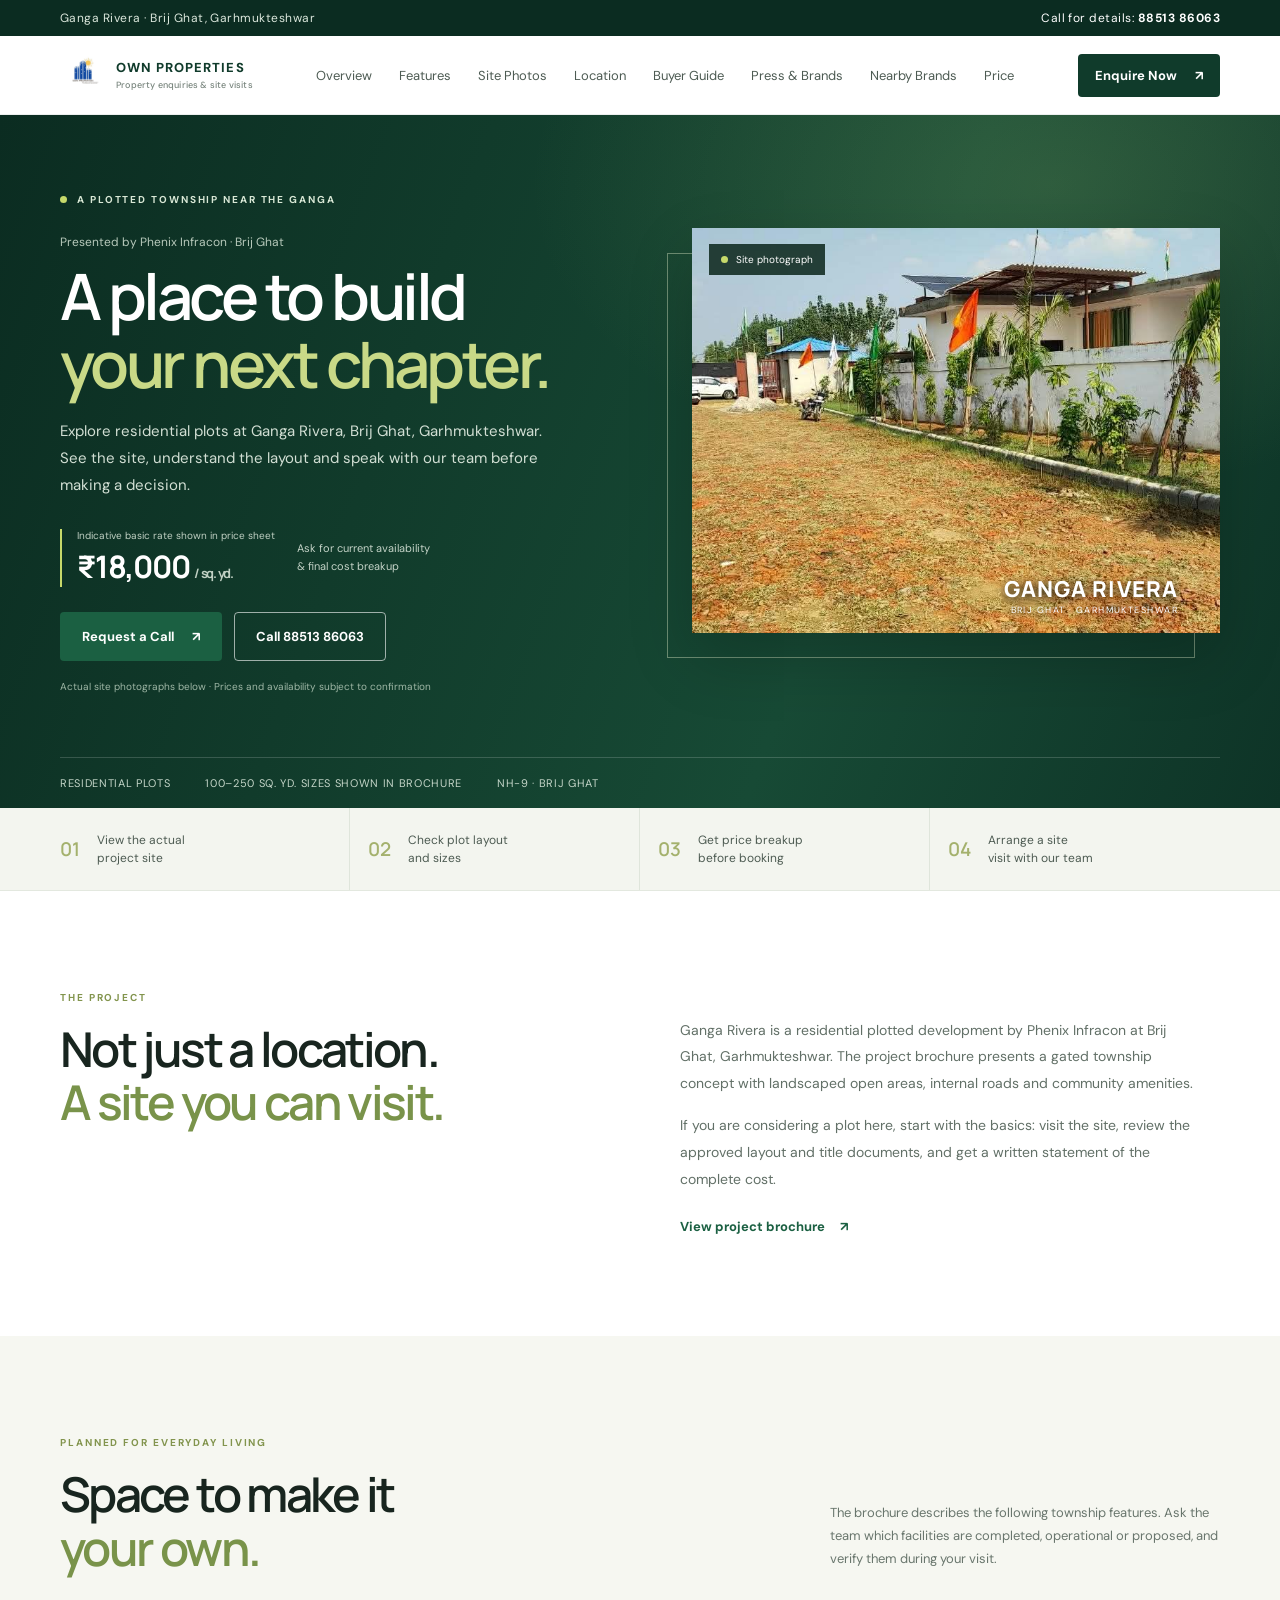
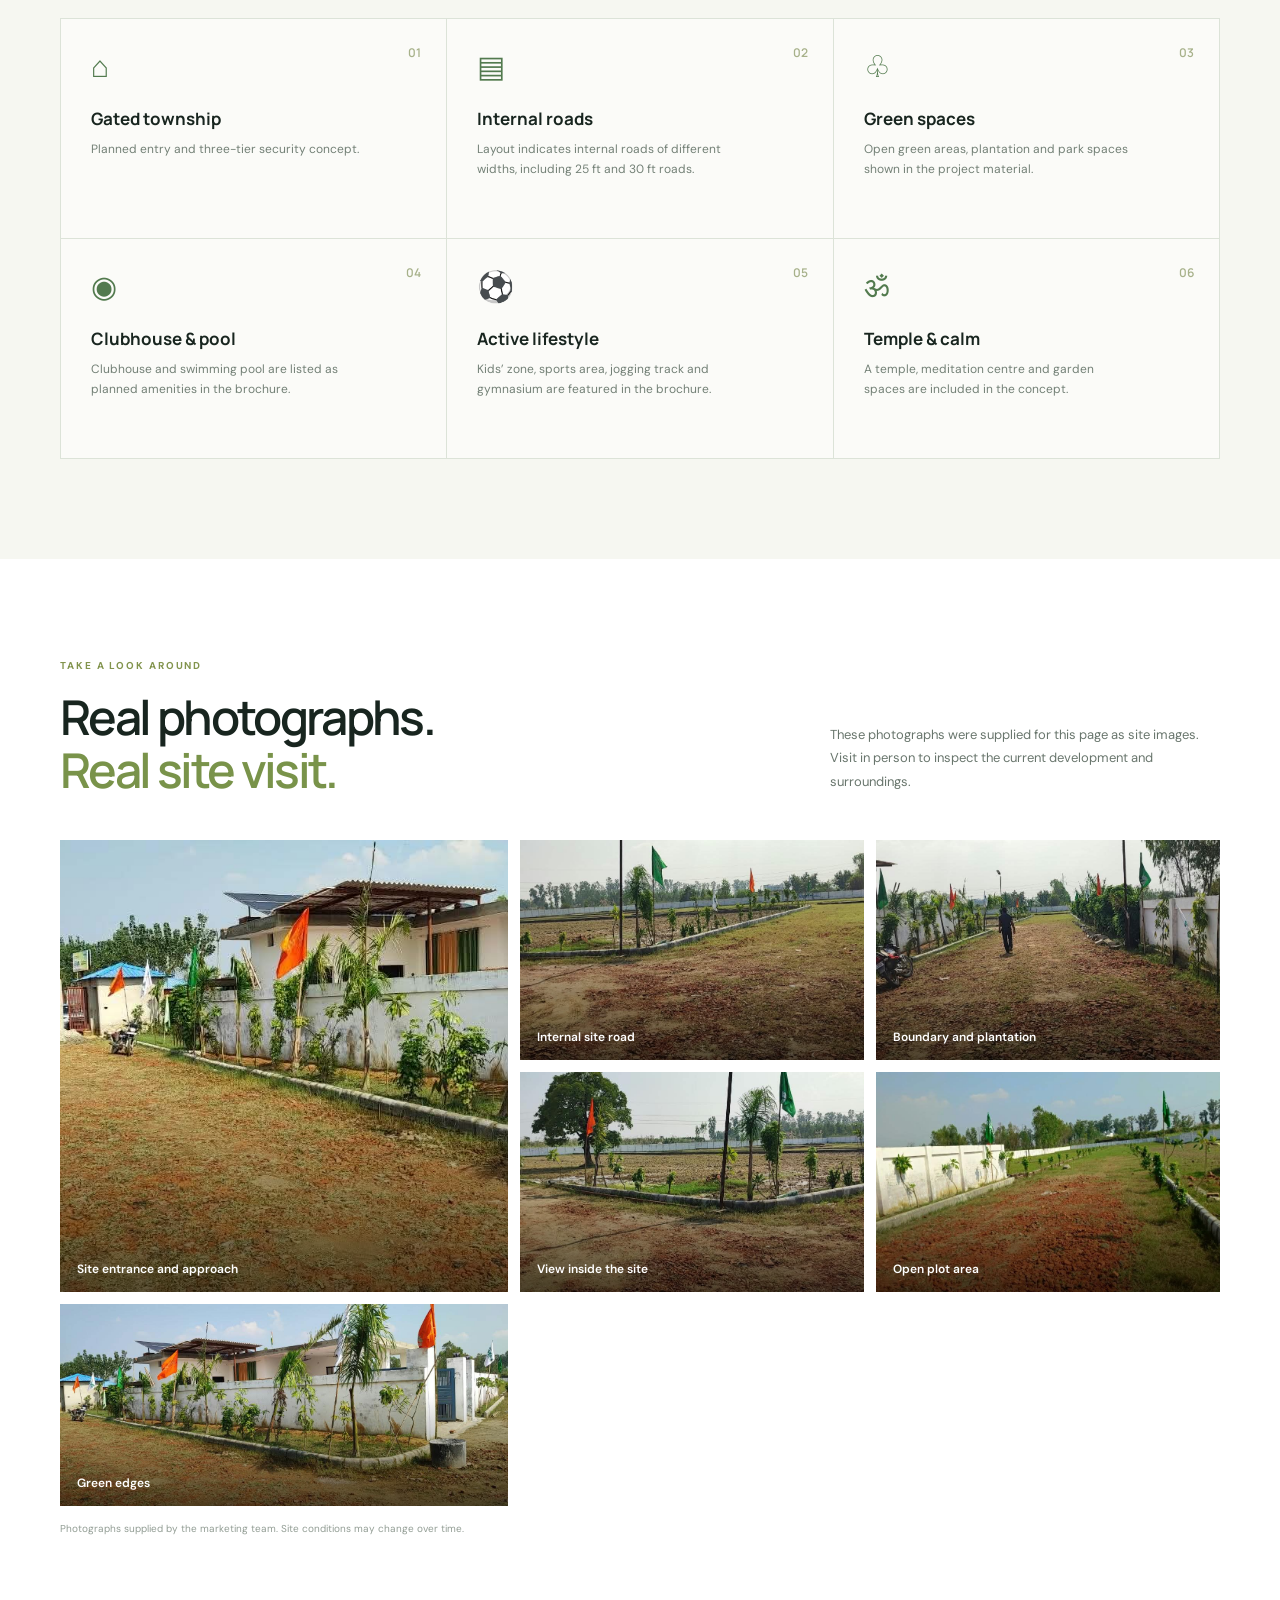
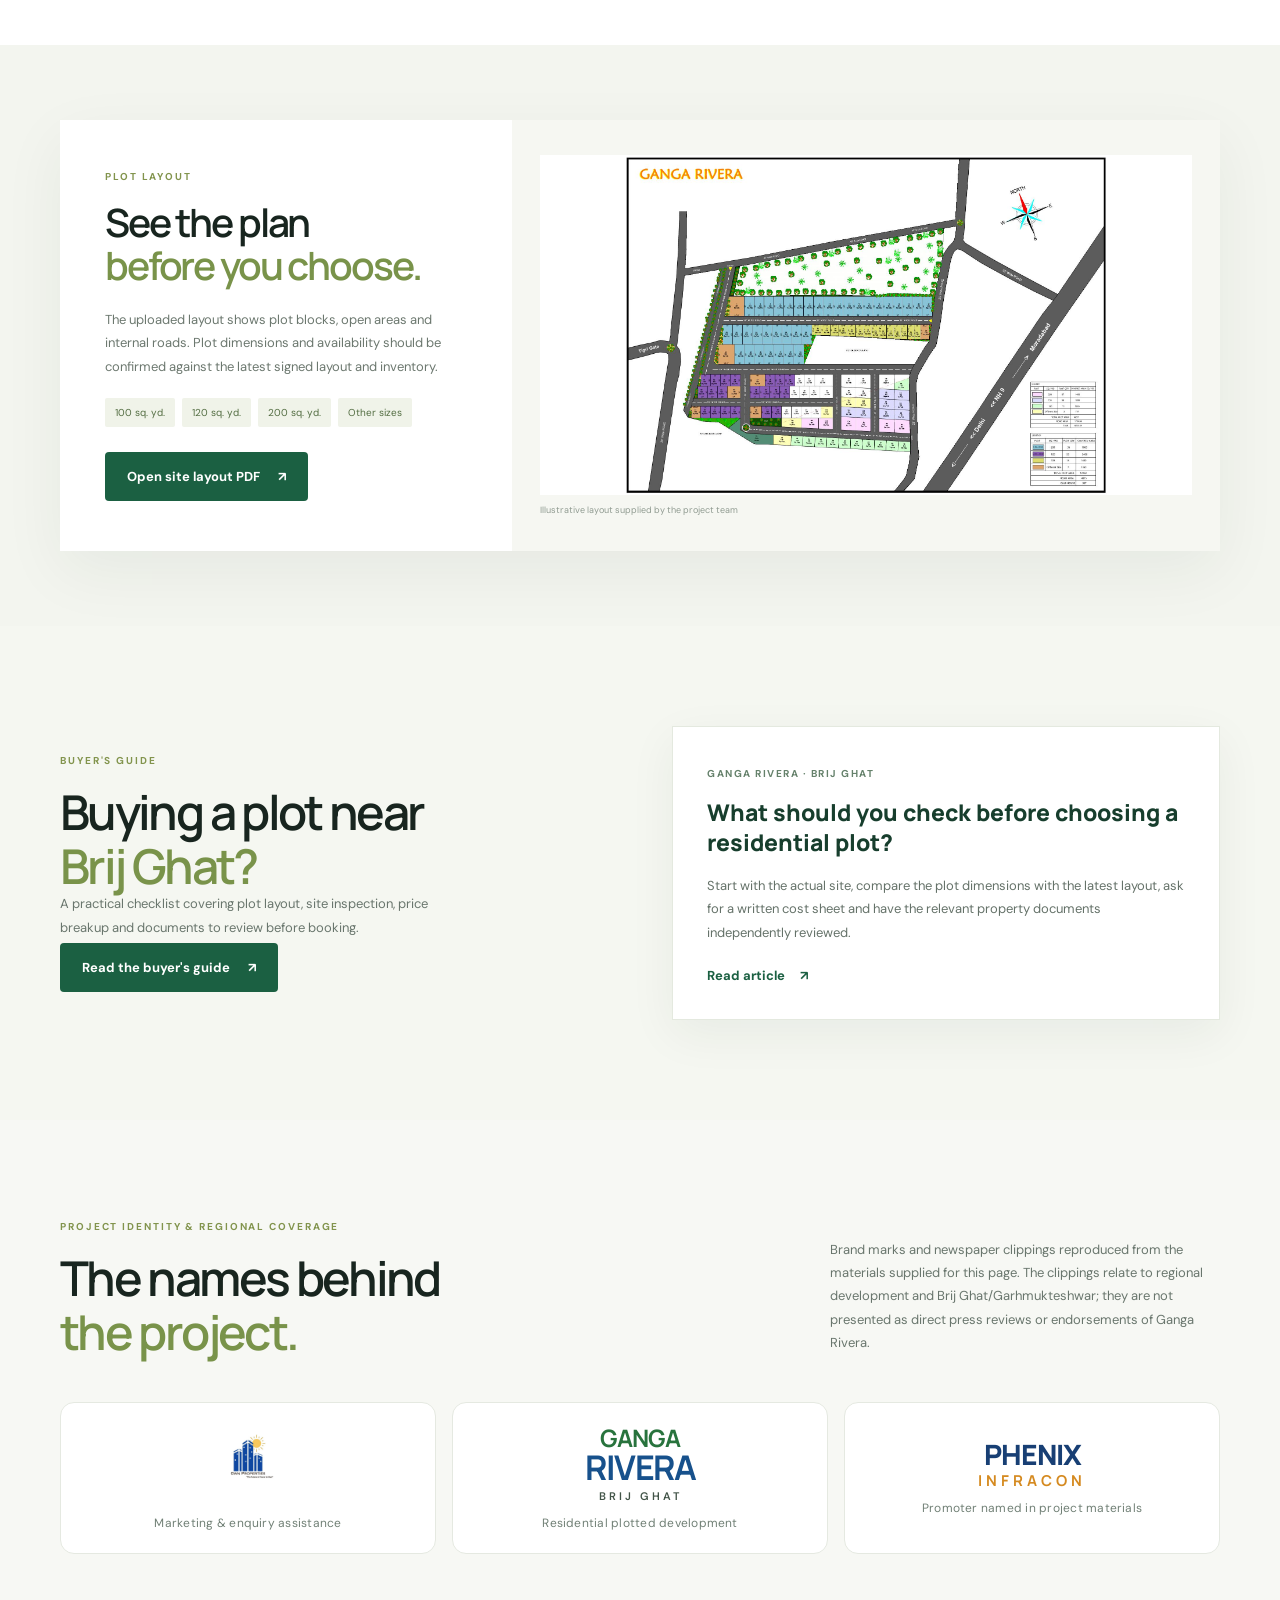
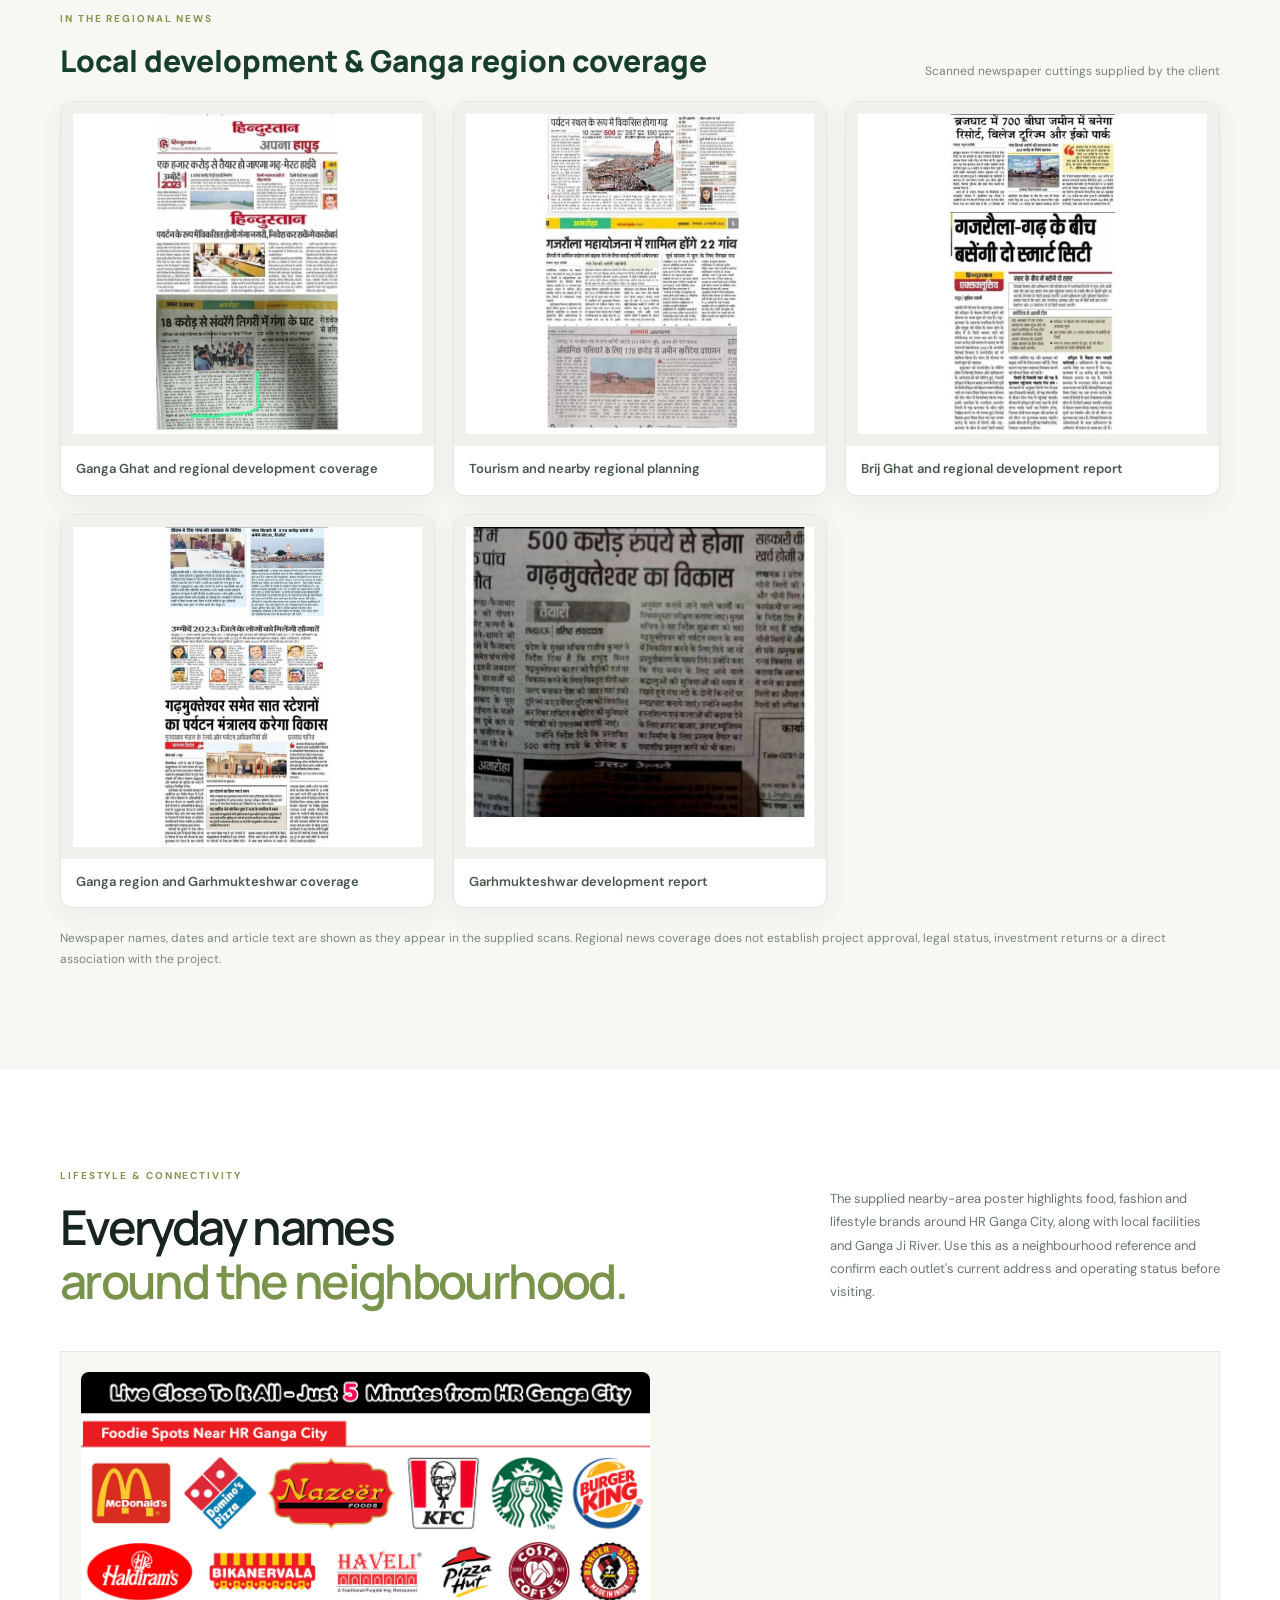
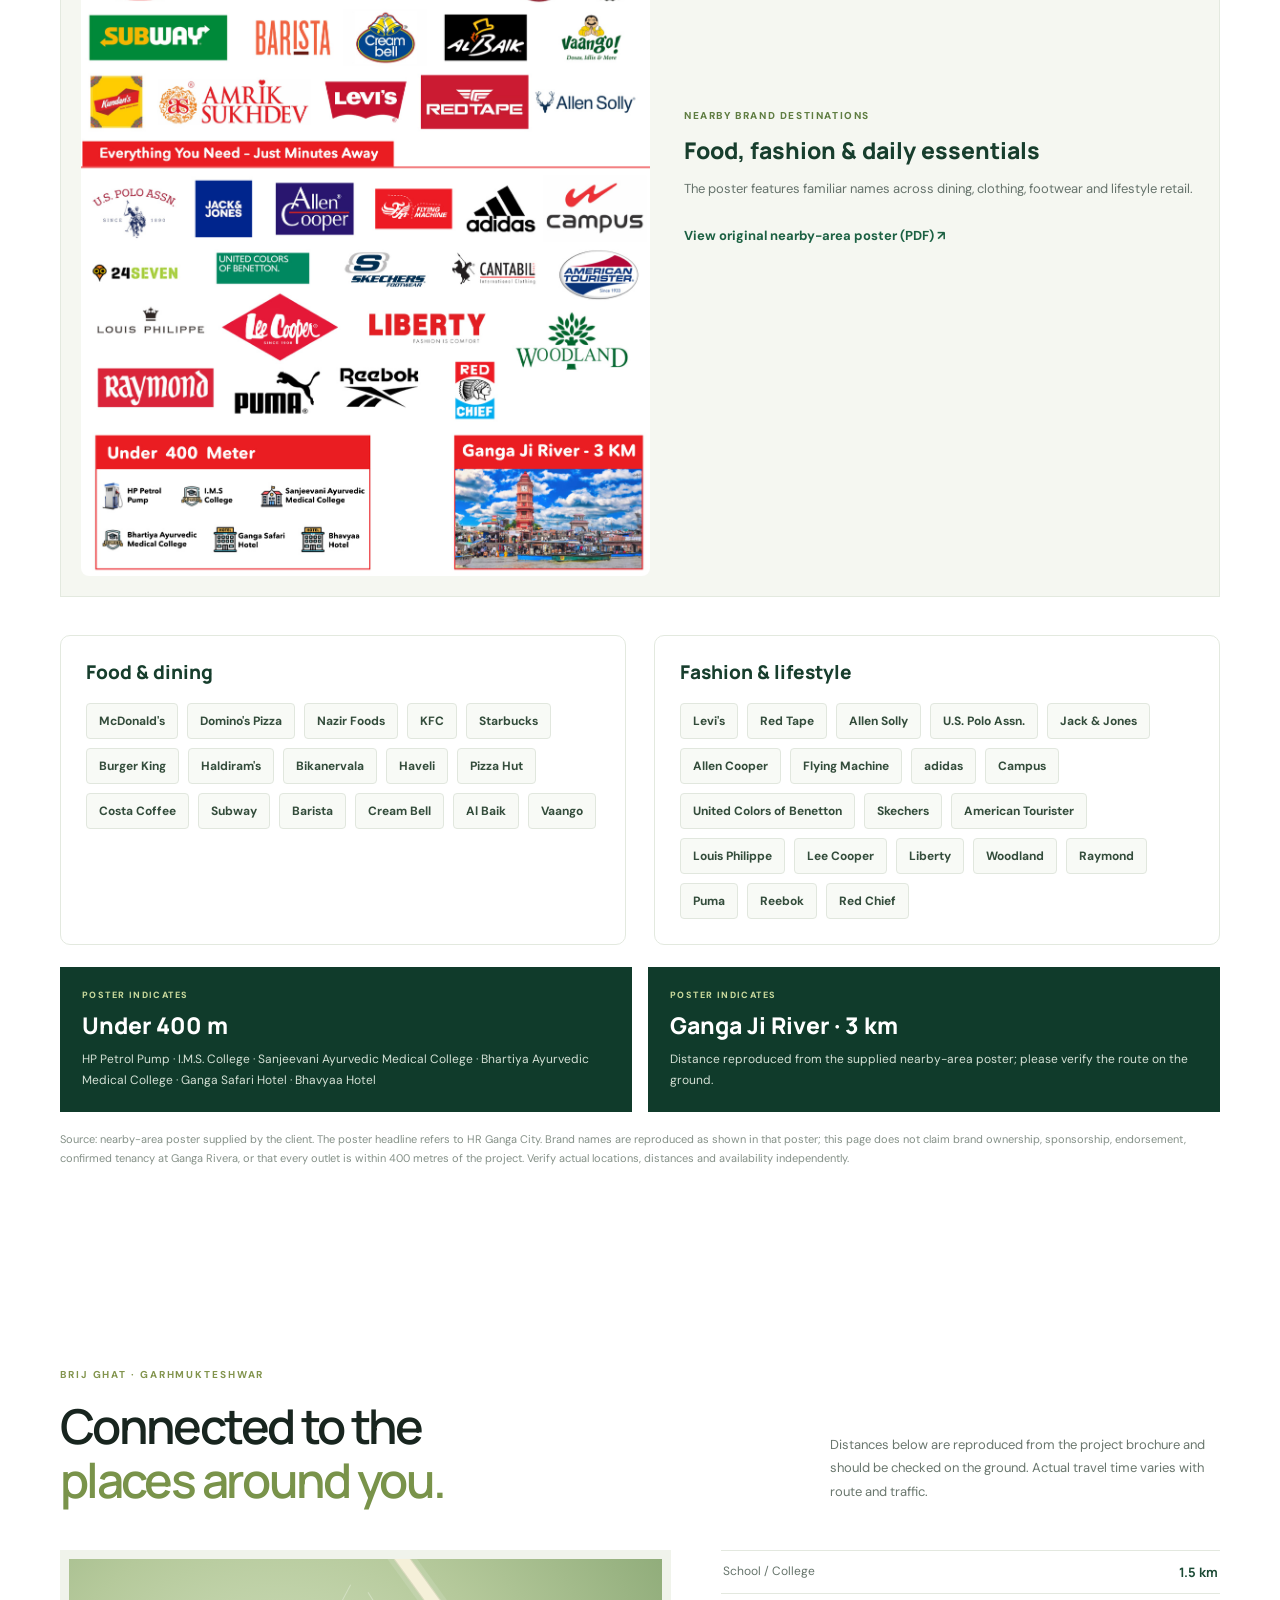
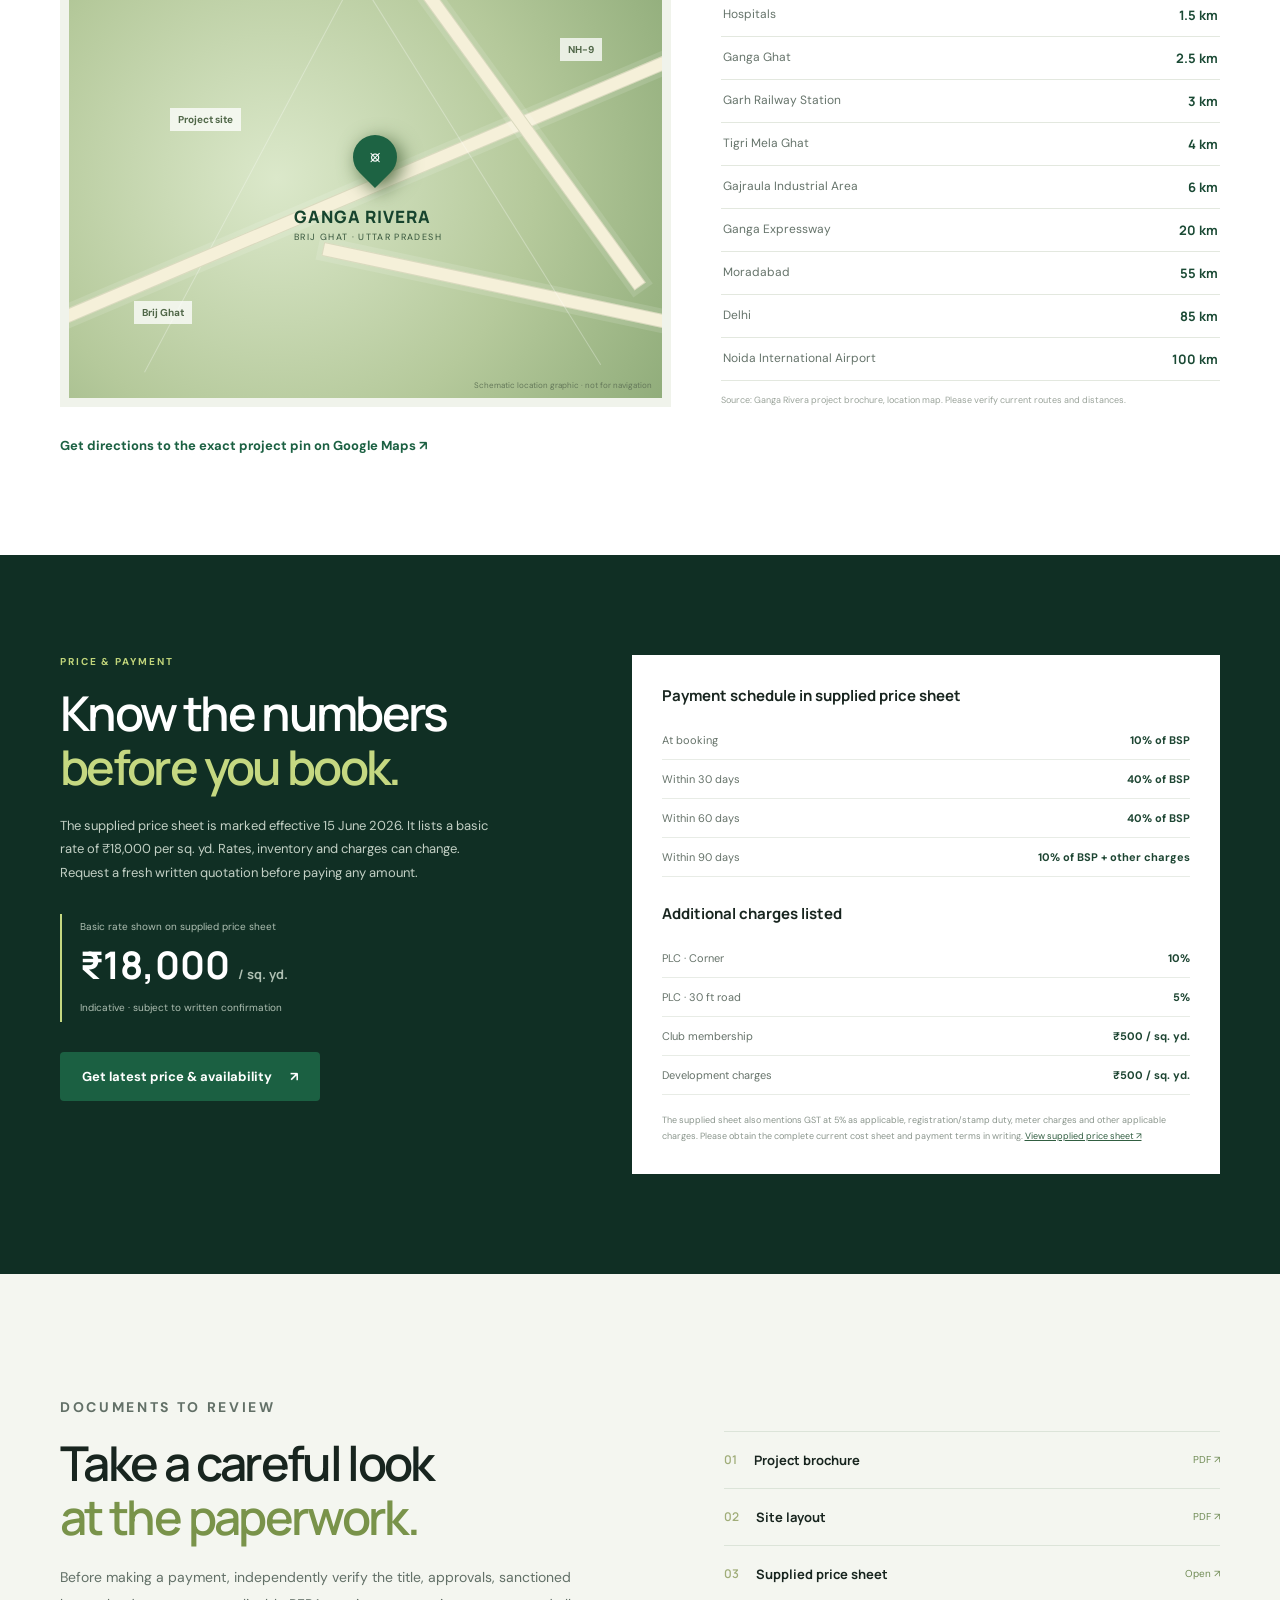
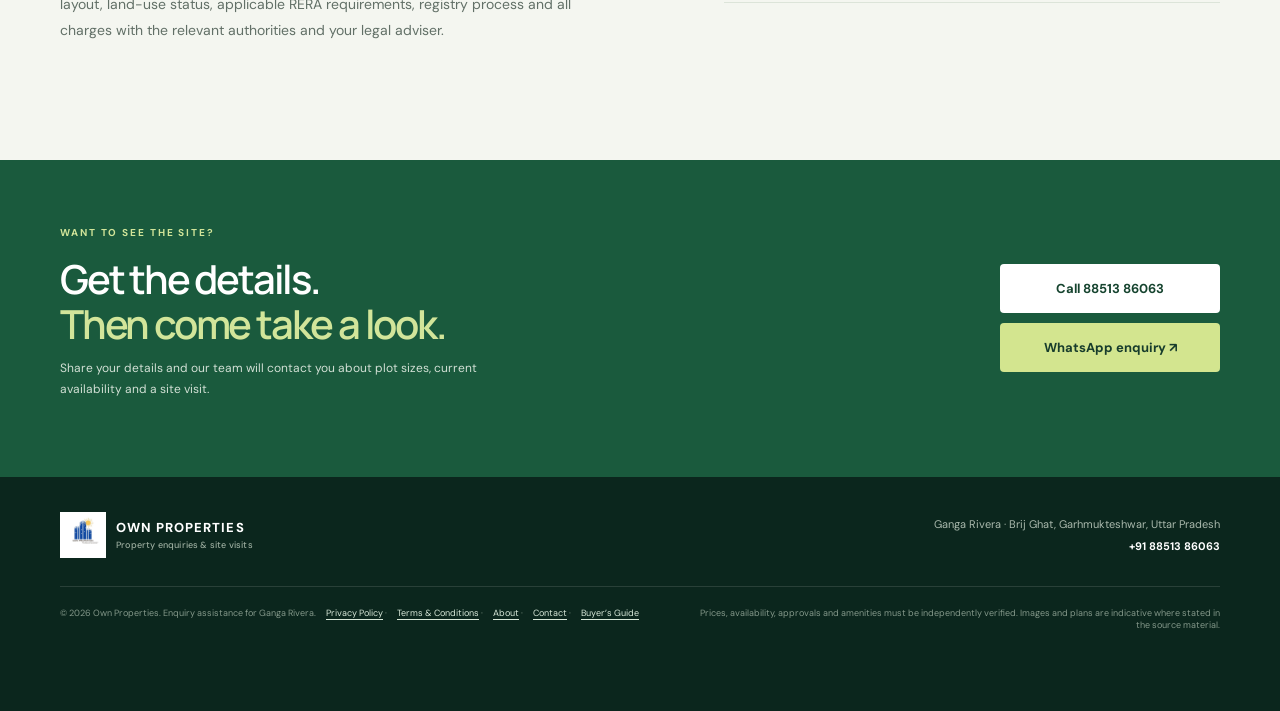
<file: index.html>
<!doctype html>
<html lang="en-IN">
<head>
  <!-- Google tag (gtag.js) - GA4 -->
  <script async src="https://www.googletagmanager.com/gtag/js?id=G-RNRPJBXFSS"></script>
  <script>
    window.dataLayer = window.dataLayer || [];
    function gtag(){dataLayer.push(arguments);}
    gtag('js', new Date());
    gtag('config', 'G-RNRPJBXFSS');
  </script>
<script async src="https://www.googletagmanager.com/gtm.js?id=AW-443064546"></script>
<script>
  window.dataLayer = window.dataLayer || [];
  function gtag(){dataLayer.push(arguments);}
  gtag('js', new Date());
</script>
  <meta charset="utf-8">
  <meta name="viewport" content="width=device-width, initial-scale=1">
  <title>Ganga Rivera Brij Ghat | Residential Plots in Garhmukteshwar</title>
  <meta name="description" content="Explore residential plots at Ganga Rivera, Brij Ghat, Garhmukteshwar. View site photos, plot layout, indicative pricing, nearby brand highlights and location details. Call 8851386063 for a site visit.">
  <meta name="keywords" content="Ganga Rivera, Ganga Rivera Brij Ghat, residential plots Brij Ghat, plots in Garhmukteshwar, plots near Ganga, plots on NH 9, Phenix Infracon">
  <meta name="author" content="Own Properties">
  <meta name="robots" content="index,follow,max-image-preview:large">
  <meta name="theme-color" content="#103b2b">
  <link rel="canonical" href="https://gangarivera.ownproperties.in/">
  <meta property="og:type" content="website">
  <meta property="og:title" content="Ganga Rivera Brij Ghat | Residential Plots">
  <meta property="og:description" content="See actual site photographs, plot layout and pricing information for Ganga Rivera, Brij Ghat, Garhmukteshwar. Enquire on 8851386063.">
  <meta property="og:image" content="https://gangarivera.ownproperties.in/assets/project-poster.jpg">
  <meta property="og:url" content="https://gangarivera.ownproperties.in/">
  <link rel="icon" href="assets/own-properties-logo.jpg">
  <link rel="preconnect" href="https://fonts.googleapis.com">
  <link rel="preconnect" href="https://fonts.gstatic.com" crossorigin>
  <link href="https://fonts.googleapis.com/css2?family=DM+Sans:wght@400;500;600;700&family=Manrope:wght@400;500;600;700;800&display=swap" rel="stylesheet">
  <link rel="stylesheet" href="styles.css">
  <script type="application/ld+json">
{
  "@context": "https://schema.org",
  "@type": "Organization",
  "name": "Own Properties",
  "url": "https://gangarivera.ownproperties.in/",
  "contactPoint": {
    "@type": "ContactPoint",
    "telephone": "+91-8851386063",
    "contactType": "property enquiries",
    "areaServed": [
      "Brij Ghat",
      "Garhmukteshwar",
      "Hapur",
      "Uttar Pradesh",
      "India"
    ],
    "availableLanguage": [
      "English",
      "Hindi"
    ]
  }
}
  </script>
</head>
<body>
  <div class="topline"><div class="wrap topline-inner"><span>Ganga Rivera · Brij Ghat, Garhmukteshwar</span><a href="tel:+918851386063">Call for details: <strong>88513 86063</strong></a></div></div>
  <header class="header"><div class="wrap nav"><a class="brand" href="#home" aria-label="Own Properties home"><img src="assets/own-properties-logo.jpg" alt="Own Properties logo"><span>OWN PROPERTIES<small>Property enquiries & site visits</small></span></a><nav><a href="#overview">Overview</a><a href="#features">Features</a><a href="#gallery">Site Photos</a><a href="#location">Location</a><a href="#guide">Buyer Guide</a><a href="#press">Press & Brands</a><a href="#nearby-brands">Nearby Brands</a><a href="#price">Price</a></nav><a class="btn btn-dark nav-cta" href="#enquire">Enquire Now <span>↗</span></a><button class="menu-toggle" aria-label="Open menu" aria-expanded="false">☰</button></div></header>
  <main>
    <section class="hero" id="home"><div class="hero-bg"></div><div class="wrap hero-grid"><div class="hero-copy"><div class="eyebrow"><i></i> A plotted township near the Ganga</div><p class="developer">Presented by Phenix Infracon · Brij Ghat</p><h1>A place to build<br><em>your next chapter.</em></h1><p class="hero-lead">Explore residential plots at Ganga Rivera, Brij Ghat, Garhmukteshwar. See the site, understand the layout and speak with our team before making a decision.</p><div class="hero-price"><div><small>Indicative basic rate shown in price sheet</small><strong>₹18,000 <small>/ sq. yd.</small></strong></div><span>Ask for current availability<br>& final cost breakup</span></div><div class="hero-actions"><a class="btn btn-primary" href="#enquire">Request a Call <span>↗</span></a><a class="btn btn-outline" href="tel:+918851386063">Call 88513 86063</a></div><div class="hero-note">Actual site photographs below · Prices and availability subject to confirmation</div></div><div class="hero-visual"><img src="assets/site-entrance.jpg" alt="Actual entrance and internal approach at Ganga Rivera Brij Ghat" fetchpriority="high"><div class="photo-tag"><span class="live-dot"></span> Site photograph</div><div class="hero-caption"><b>GANGA RIVERA</b><span>BRIJ GHAT · GARHMUKTESHWAR</span></div></div></div><div class="wrap hero-bottom"><span>Residential plots</span><span>100–250 sq. yd. sizes shown in brochure</span><span>NH-9 · Brij Ghat</span></div></section>

    <section class="trust-strip"><div class="wrap trust-grid"><div><b>01</b><span>View the actual<br>project site</span></div><div><b>02</b><span>Check plot layout<br>and sizes</span></div><div><b>03</b><span>Get price breakup<br>before booking</span></div><div><b>04</b><span>Arrange a site<br>visit with our team</span></div></div></section>

    <section class="section intro" id="overview"><div class="wrap two-col"><div><p class="kicker">THE PROJECT</p><h2>Not just a location.<br><em>A site you can visit.</em></h2></div><div class="intro-text"><p>Ganga Rivera is a residential plotted development by Phenix Infracon at Brij Ghat, Garhmukteshwar. The project brochure presents a gated township concept with landscaped open areas, internal roads and community amenities.</p><p>If you are considering a plot here, start with the basics: visit the site, review the approved layout and title documents, and get a written statement of the complete cost.</p><a class="text-link" href="assets/ganga-rivera-brochure.pdf" target="_blank" rel="noopener">View project brochure <span>↗</span></a></div></div></section>

    <section class="section features" id="features"><div class="wrap"><div class="section-head"><div><p class="kicker">PLANNED FOR EVERYDAY LIVING</p><h2>Space to make it<br><em>your own.</em></h2></div><p class="section-desc">The brochure describes the following township features. Ask the team which facilities are completed, operational or proposed, and verify them during your visit.</p></div><div class="feature-grid"><article class="feature-card"><span>01</span><div class="feature-icon">⌂</div><h3>Gated township</h3><p>Planned entry and three-tier security concept.</p></article><article class="feature-card"><span>02</span><div class="feature-icon">▤</div><h3>Internal roads</h3><p>Layout indicates internal roads of different widths, including 25 ft and 30 ft roads.</p></article><article class="feature-card"><span>03</span><div class="feature-icon">♧</div><h3>Green spaces</h3><p>Open green areas, plantation and park spaces shown in the project material.</p></article><article class="feature-card"><span>04</span><div class="feature-icon">◉</div><h3>Clubhouse & pool</h3><p>Clubhouse and swimming pool are listed as planned amenities in the brochure.</p></article><article class="feature-card"><span>05</span><div class="feature-icon">⚽</div><h3>Active lifestyle</h3><p>Kids’ zone, sports area, jogging track and gymnasium are featured in the brochure.</p></article><article class="feature-card"><span>06</span><div class="feature-icon">ॐ</div><h3>Temple & calm</h3><p>A temple, meditation centre and garden spaces are included in the concept.</p></article></div></div></section>

    <section class="section gallery" id="gallery"><div class="wrap"><div class="section-head"><div><p class="kicker">TAKE A LOOK AROUND</p><h2>Real photographs.<br><em>Real site visit.</em></h2></div><p class="section-desc">These photographs were supplied for this page as site images. Visit in person to inspect the current development and surroundings.</p></div><div class="gallery-grid"><figure class="gallery-main"><img src="assets/site-entrance.jpg" alt="Ganga Rivera site entrance and approach road" loading="lazy"><figcaption>Site entrance and approach</figcaption></figure><figure><img src="assets/site-road.jpg" alt="Internal road area at Ganga Rivera" loading="lazy"><figcaption>Internal site road</figcaption></figure><figure><img src="assets/site-boundary.jpg" alt="Boundary wall and plantation at the project" loading="lazy"><figcaption>Boundary and plantation</figcaption></figure><figure><img src="assets/site-walkway.jpg" alt="View along the plotted site" loading="lazy"><figcaption>View inside the site</figcaption></figure><figure><img src="assets/site-open-plots.jpg" alt="Open plot area at Ganga Rivera" loading="lazy"><figcaption>Open plot area</figcaption></figure><figure><img src="assets/site-greenery.jpg" alt="Green edge and internal layout" loading="lazy"><figcaption>Green edges</figcaption></figure></div><p class="gallery-foot">Photographs supplied by the marketing team. Site conditions may change over time.</p></div></section>

    <section class="section layout-section"><div class="wrap layout-card"><div class="layout-copy"><p class="kicker">PLOT LAYOUT</p><h2>See the plan<br><em>before you choose.</em></h2><p>The uploaded layout shows plot blocks, open areas and internal roads. Plot dimensions and availability should be confirmed against the latest signed layout and inventory.</p><div class="size-pills"><span>100 sq. yd.</span><span>120 sq. yd.</span><span>200 sq. yd.</span><span>Other sizes</span></div><a class="btn btn-primary" href="assets/site-layout.pdf" target="_blank" rel="noopener">Open site layout PDF <span>↗</span></a></div><div class="layout-preview"><img src="assets/site-layout-preview.jpg" alt="Ganga Rivera site layout showing plot blocks and internal roads" loading="lazy"><span>Illustrative layout supplied by the project team</span></div></div></section>


    <section class="section article-feature" id="guide"><div class="wrap article-feature-inner">
      <div><p class="kicker">BUYER'S GUIDE</p><h2>Buying a plot near<br><em>Brij Ghat?</em></h2>
      <p class="section-desc">A practical checklist covering plot layout, site inspection, price breakup and documents to review before booking.</p>
      <a class="btn btn-primary" href="article.html">Read the buyer's guide <span>↗</span></a></div>
      <div class="article-teaser"><span>GANGA RIVERA · BRIJ GHAT</span><h3>What should you check before choosing a residential plot?</h3><p>Start with the actual site, compare the plot dimensions with the latest layout, ask for a written cost sheet and have the relevant property documents independently reviewed.</p><a class="text-link" href="article.html">Read article <span>↗</span></a></div>
    </div></section>

    <section class="section brand-press" id="press">
      <div class="wrap">
        <div class="section-head"><div><p class="kicker">PROJECT IDENTITY & REGIONAL COVERAGE</p><h2>The names behind<br><em>the project.</em></h2></div><p class="section-desc">Brand marks and newspaper clippings reproduced from the materials supplied for this page. The clippings relate to regional development and Brij Ghat/Garhmukteshwar; they are not presented as direct press reviews or endorsements of Ganga Rivera.</p></div>
        <div class="brand-row">
          <div class="brand-card"><img src="assets/own-properties-logo.jpg" alt="Own Properties logo"><span>Marketing & enquiry assistance</span></div>
          <div class="brand-card brand-wordmark"><div class="rivera-mark">GANGA <b>RIVERA</b><small>BRIJ GHAT</small></div><span>Residential plotted development</span></div>
          <div class="brand-card brand-wordmark"><div class="phenix-mark">PHENIX <b>INFRACON</b></div><span>Promoter named in project materials</span></div>
        </div>
        <div class="press-heading"><div><p class="kicker">IN THE REGIONAL NEWS</p><h3>Local development & Ganga region coverage</h3></div><span>Scanned newspaper cuttings supplied by the client</span></div>
        <div class="press-grid">
          <figure class="press-card"><a href="assets/press-cutting-2.jpg" target="_blank" rel="noopener"><img src="assets/press-cutting-2.jpg" alt="Newspaper cuttings about Ganga Ghat and regional development" loading="lazy"></a><figcaption>Ganga Ghat and regional development coverage</figcaption></figure>
          <figure class="press-card"><a href="assets/press-cutting-3.jpg" target="_blank" rel="noopener"><img src="assets/press-cutting-3.jpg" alt="Newspaper cuttings about tourism and nearby regional planning" loading="lazy"></a><figcaption>Tourism and nearby regional planning</figcaption></figure>
          <figure class="press-card"><a href="assets/press-cutting-4.jpg" target="_blank" rel="noopener"><img src="assets/press-cutting-4.jpg" alt="Newspaper report mentioning Brij Ghat and regional development" loading="lazy"></a><figcaption>Brij Ghat and regional development report</figcaption></figure>
          <figure class="press-card"><a href="assets/press-cutting-5.jpg" target="_blank" rel="noopener"><img src="assets/press-cutting-5.jpg" alt="Newspaper reports about Ganga region and Garhmukteshwar" loading="lazy"></a><figcaption>Ganga region and Garhmukteshwar coverage</figcaption></figure>
          <figure class="press-card"><a href="assets/press-cutting-6.jpg" target="_blank" rel="noopener"><img src="assets/press-cutting-6.jpg" alt="Newspaper clipping about Garhmukteshwar development" loading="lazy"></a><figcaption>Garhmukteshwar development report</figcaption></figure>
        </div>
        <p class="press-note">Newspaper names, dates and article text are shown as they appear in the supplied scans. Regional news coverage does not establish project approval, legal status, investment returns or a direct association with the project.</p>
      </div>
    </section>

    <section class="section nearby-brands" id="nearby-brands">
      <div class="wrap">
        <div class="section-head"><div><p class="kicker">LIFESTYLE & CONNECTIVITY</p><h2>Everyday names<br><em>around the neighbourhood.</em></h2></div><p class="section-desc">The supplied nearby-area poster highlights food, fashion and lifestyle brands around HR Ganga City, along with local facilities and Ganga Ji River. Use this as a neighbourhood reference and confirm each outlet's current address and operating status before visiting.</p></div>
        <div class="nearby-visual"><a href="assets/nearby-brands-infographic.jpg" target="_blank" rel="noopener"><img src="assets/nearby-brands-infographic.jpg" alt="Nearby brands and facilities poster supplied for the HR Ganga City area" loading="lazy"></a><div><span class="nearby-tag">NEARBY BRAND DESTINATIONS</span><h3>Food, fashion & daily essentials</h3><p>The poster features familiar names across dining, clothing, footwear and lifestyle retail.</p><a class="text-link" href="assets/nearby-spots.pdf" target="_blank" rel="noopener">View original nearby-area poster (PDF) ↗</a></div></div>
        <div class="nearby-columns">
          <div class="nearby-group"><h3>Food & dining</h3><div class="brand-chips"><span>McDonald's</span><span>Domino's Pizza</span><span>Nazir Foods</span><span>KFC</span><span>Starbucks</span><span>Burger King</span><span>Haldiram's</span><span>Bikanervala</span><span>Haveli</span><span>Pizza Hut</span><span>Costa Coffee</span><span>Subway</span><span>Barista</span><span>Cream Bell</span><span>Al Baik</span><span>Vaango</span></div></div>
          <div class="nearby-group"><h3>Fashion & lifestyle</h3><div class="brand-chips"><span>Levi's</span><span>Red Tape</span><span>Allen Solly</span><span>U.S. Polo Assn.</span><span>Jack & Jones</span><span>Allen Cooper</span><span>Flying Machine</span><span>adidas</span><span>Campus</span><span>United Colors of Benetton</span><span>Skechers</span><span>American Tourister</span><span>Louis Philippe</span><span>Lee Cooper</span><span>Liberty</span><span>Woodland</span><span>Raymond</span><span>Puma</span><span>Reebok</span><span>Red Chief</span></div></div>
        </div>
        <div class="nearby-facts"><div><small>POSTER INDICATES</small><b>Under 400 m</b><span>HP Petrol Pump · I.M.S. College · Sanjeevani Ayurvedic Medical College · Bhartiya Ayurvedic Medical College · Ganga Safari Hotel · Bhavyaa Hotel</span></div><div><small>POSTER INDICATES</small><b>Ganga Ji River · 3 km</b><span>Distance reproduced from the supplied nearby-area poster; please verify the route on the ground.</span></div></div>
        <p class="nearby-disclaimer">Source: nearby-area poster supplied by the client. The poster headline refers to HR Ganga City. Brand names are reproduced as shown in that poster; this page does not claim brand ownership, sponsorship, endorsement, confirmed tenancy at Ganga Rivera, or that every outlet is within 400 metres of the project. Verify actual locations, distances and availability independently.</p>
      </div>
    </section>

    <section class="section location" id="location"><div class="wrap"><div class="section-head"><div><p class="kicker">BRIJ GHAT · GARHMUKTESHWAR</p><h2>Connected to the<br><em>places around you.</em></h2></div><p class="section-desc">Distances below are reproduced from the project brochure and should be checked on the ground. Actual travel time varies with route and traffic.</p></div><div class="location-grid"><div class="location-map"><div class="map-pin">⌖</div><div class="map-title">GANGA RIVERA</div><div class="map-sub">BRIJ GHAT · UTTAR PRADESH</div><div class="map-road road-one"></div><div class="map-road road-two"></div><div class="map-road road-three"></div><div class="map-label label-site">Project site</div><div class="map-label label-nh">NH-9</div><div class="map-label label-ghat">Brij Ghat</div><span class="map-caption">Schematic location graphic · not for navigation</span></div><div class="distance-list"><div><span>School / College</span><b>1.5 km</b></div><div><span>Hospitals</span><b>1.5 km</b></div><div><span>Ganga Ghat</span><b>2.5 km</b></div><div><span>Garh Railway Station</span><b>3 km</b></div><div><span>Tigri Mela Ghat</span><b>4 km</b></div><div><span>Gajraula Industrial Area</span><b>6 km</b></div><div><span>Ganga Expressway</span><b>20 km</b></div><div><span>Moradabad</span><b>55 km</b></div><div><span>Delhi</span><b>85 km</b></div><div><span>Noida International Airport</span><b>100 km</b></div><small>Source: Ganga Rivera project brochure, location map. Please verify current routes and distances.</small></div></div><div class="location-actions"><a class="text-link" href="https://www.google.com/maps/dir/?api=1&destination=28.7786875%2C78.1698125" target="_blank" rel="noopener">Get directions to the exact project pin on Google Maps ↗</a></div></div></section>

    <section class="section pricing" id="price"><div class="wrap pricing-grid"><div><p class="kicker">PRICE & PAYMENT</p><h2>Know the numbers<br><em>before you book.</em></h2><p class="price-intro">The supplied price sheet is marked effective 15 June 2026. It lists a basic rate of ₹18,000 per sq. yd. Rates, inventory and charges can change. Request a fresh written quotation before paying any amount.</p><div class="price-big"><small>Basic rate shown on supplied price sheet</small><strong>₹18,000 <small>/ sq. yd.</small></strong><span>Indicative · subject to written confirmation</span></div><a class="btn btn-primary" href="#enquire">Get latest price & availability <span>↗</span></a></div><div class="price-details"><h3>Payment schedule in supplied price sheet</h3><div class="payment-row"><span>At booking</span><b>10% of BSP</b></div><div class="payment-row"><span>Within 30 days</span><b>40% of BSP</b></div><div class="payment-row"><span>Within 60 days</span><b>40% of BSP</b></div><div class="payment-row"><span>Within 90 days</span><b>10% of BSP + other charges</b></div><h3 class="charges-title">Additional charges listed</h3><div class="payment-row"><span>PLC · Corner</span><b>10%</b></div><div class="payment-row"><span>PLC · 30 ft road</span><b>5%</b></div><div class="payment-row"><span>Club membership</span><b>₹500 / sq. yd.</b></div><div class="payment-row"><span>Development charges</span><b>₹500 / sq. yd.</b></div><p class="fineprint">The supplied sheet also mentions GST at 5% as applicable, registration/stamp duty, meter charges and other applicable charges. Please obtain the complete current cost sheet and payment terms in writing. <a href="assets/price-list.jpg" target="_blank" rel="noopener">View supplied price sheet ↗</a></p></div></div></section>

    <section class="section documents"><div class="wrap documents-inner"><div><p class="kicker">DOCUMENTS TO REVIEW</p><h2>Take a careful look<br><em>at the paperwork.</em></h2><p>Before making a payment, independently verify the title, approvals, sanctioned layout, land-use status, applicable RERA requirements, registry process and all charges with the relevant authorities and your legal adviser.</p></div><div class="doc-links"><a href="assets/ganga-rivera-brochure.pdf" target="_blank" rel="noopener"><span>01</span><b>Project brochure</b><i>PDF ↗</i></a><a href="assets/site-layout.pdf" target="_blank" rel="noopener"><span>02</span><b>Site layout</b><i>PDF ↗</i></a><a href="assets/price-list.jpg" target="_blank" rel="noopener"><span>03</span><b>Supplied price sheet</b><i>Open ↗</i></a></div></div></section>

    <section class="cta-band" id="enquire"><div class="wrap cta-inner"><div><p class="kicker">WANT TO SEE THE SITE?</p><h2>Get the details.<br><em>Then come take a look.</em></h2><p>Share your details and our team will contact you about plot sizes, current availability and a site visit.</p></div><div class="cta-actions"><a class="btn btn-light" href="tel:+918851386063">Call 88513 86063</a><a class="btn btn-whatsapp" href="https://wa.me/918851386063?text=Hello%2C%20I%20want%20details%20about%20Ganga%20Rivera%20at%20Brij%20Ghat." target="_blank" rel="noopener">WhatsApp enquiry ↗</a></div></div></section>
  </main>
  <footer class="footer"><div class="wrap footer-top"><a class="brand footer-brand" href="#home"><img src="assets/own-properties-logo.jpg" alt="Own Properties"><span>OWN PROPERTIES<small>Property enquiries & site visits</small></span></a><div class="footer-contact"><span>Ganga Rivera · Brij Ghat, Garhmukteshwar, Uttar Pradesh</span><a href="tel:+918851386063">+91 88513 86063</a></div></div><div class="wrap footer-bottom"><span>© <span id="year"></span> Own Properties. Enquiry assistance for Ganga Rivera. <a href="privacy.html">Privacy Policy</a> · <a href="terms.html">Terms & Conditions</a> · <a href="about.html">About</a> · <a href="contact.html">Contact</a> · <a href="article.html">Buyer’s Guide</a></span><span>Prices, availability, approvals and amenities must be independently verified. Images and plans are indicative where stated in the source material.</span></div></footer>

  <div class="sticky-bar"><a href="tel:+918851386063">☎ Call</a><button type="button" class="open-form">Request a callback</button><a href="https://wa.me/918851386063?text=Hello%2C%20please%20share%20Ganga%20Rivera%20details." target="_blank" rel="noopener">WhatsApp</a></div>
  <div class="modal" id="leadModal" aria-hidden="true"><div class="modal-backdrop" data-close></div><div class="modal-panel" role="dialog" aria-modal="true" aria-labelledby="modalTitle"><button class="modal-close" type="button" aria-label="Close form" data-close>×</button><p class="kicker">GANGA RIVERA · BRIJ GHAT</p><h2 id="modalTitle">Get a callback.</h2><p class="modal-sub">Leave your details. We’ll open WhatsApp with your enquiry addressed to our team.</p><form id="leadForm"><label for="leadName">Your name</label><input id="leadName" name="name" type="text" placeholder="Enter your name" required maxlength="60"><label for="leadPhone">Mobile number</label><input id="leadPhone" name="phone" type="tel" inputmode="numeric" placeholder="10-digit mobile number" pattern="[6-9][0-9]{9}" required maxlength="10"><label for="plotSize">Preferred plot size</label><select id="plotSize" name="size"><option value="Not decided">Not decided yet</option><option>100 sq. yd.</option><option>120 sq. yd.</option><option>200 sq. yd.</option><option>250 sq. yd.</option><option>Other / need guidance</option></select><label class="consent"><input type="checkbox" required><span>I agree to be contacted about this enquiry.</span></label><button class="btn btn-primary form-submit" type="submit">Send enquiry on WhatsApp ↗</button><small class="form-privacy">Your enquiry will be sent to +91 88513 86063 through WhatsApp. This page does not store form submissions.</small></form></div></div>
  <script src="script.js"></script>
</body>
</html>
</file>
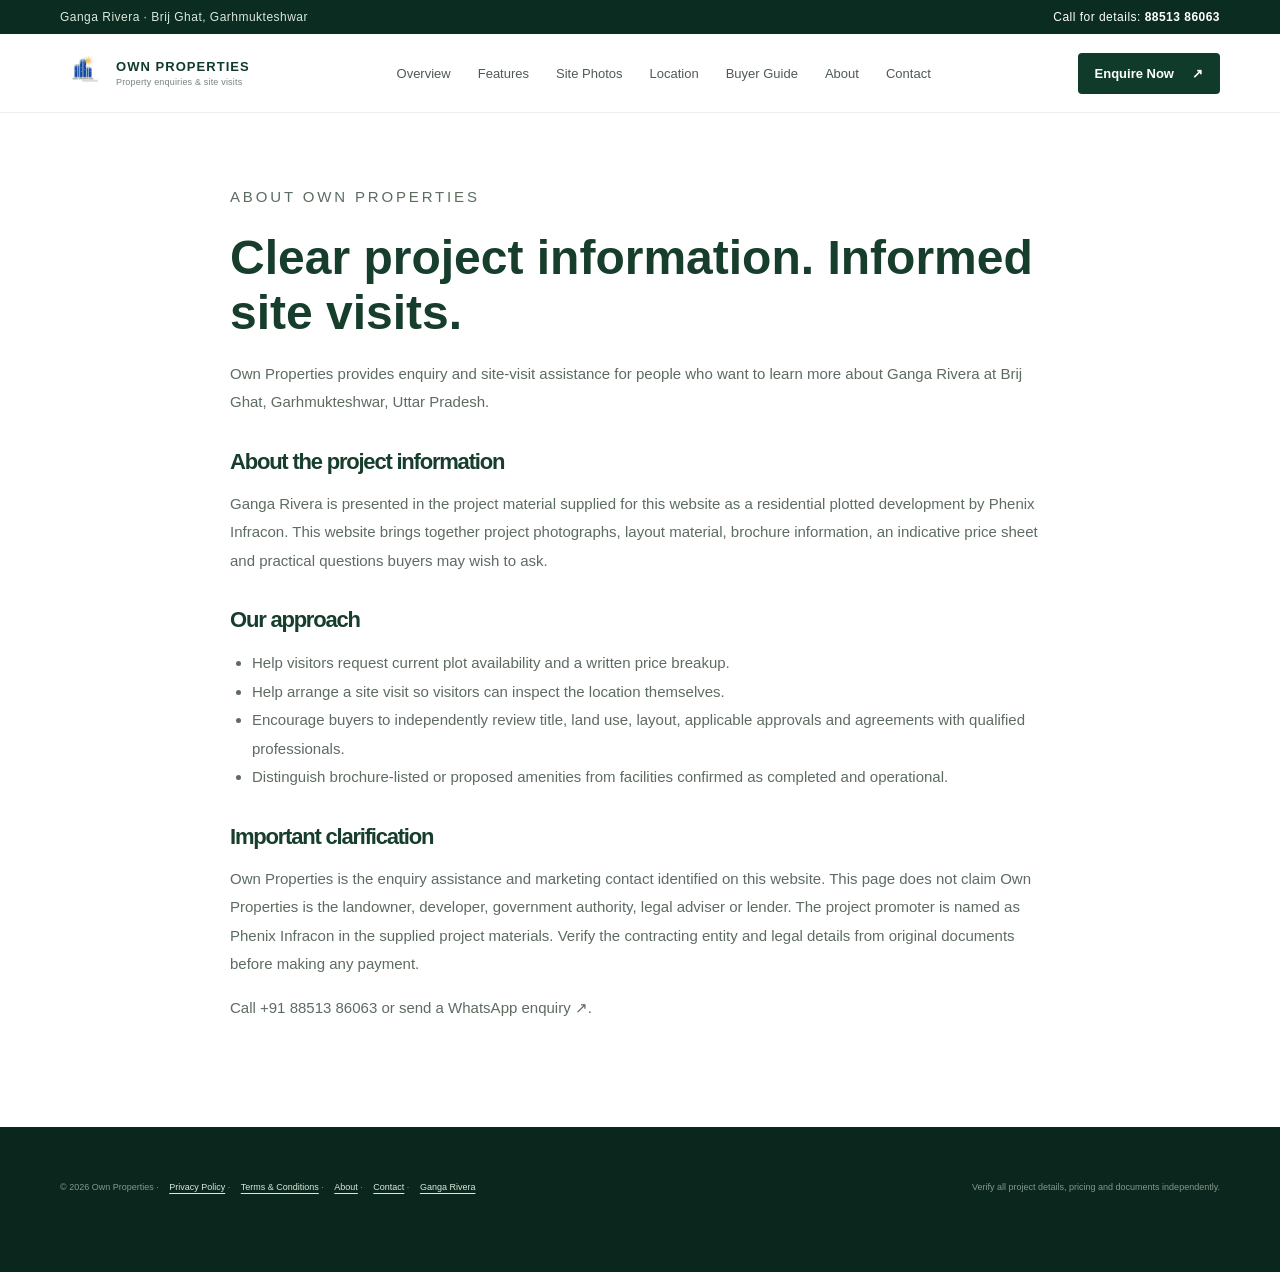
<file: about.html>
<!doctype html><html lang="en-IN"><head><meta charset="utf-8"><meta name="viewport" content="width=device-width,initial-scale=1">
<title>About Own Properties | Ganga Rivera Brij Ghat</title><meta name="description" content="Learn about Own Properties and its enquiry assistance for Ganga Rivera, a plotted development presented at Brij Ghat, Garhmukteshwar."><meta name="robots" content="index,follow">
<link rel="canonical" href="https://gangarivera.ownproperties.in/about.html"><link rel="stylesheet" href="styles.css"></head><body><div class="topline"><div class="wrap topline-inner"><span>Ganga Rivera · Brij Ghat, Garhmukteshwar</span><a href="tel:+918851386063">Call for details: <strong>88513 86063</strong></a></div></div>
<header class="header"><div class="wrap nav"><a class="brand" href="index.html"><img src="assets/own-properties-logo.jpg" alt="Own Properties logo"><span>OWN PROPERTIES<small>Property enquiries & site visits</small></span></a><nav><a href="index.html#overview">Overview</a><a href="index.html#features">Features</a><a href="index.html#gallery">Site Photos</a><a href="index.html#location">Location</a><a href="article.html">Buyer Guide</a><a href="about.html">About</a><a href="contact.html">Contact</a></nav><a class="btn btn-dark nav-cta" href="index.html#enquire">Enquire Now <span>↗</span></a><button class="menu-toggle" aria-label="Open menu" aria-expanded="false">☰</button></div></header>
<main class="wrap legal-page"><p class="kicker">ABOUT OWN PROPERTIES</p><h1>Clear project information. Informed site visits.</h1>
<p>Own Properties provides enquiry and site-visit assistance for people who want to learn more about Ganga Rivera at Brij Ghat, Garhmukteshwar, Uttar Pradesh.</p>
<h2>About the project information</h2><p>Ganga Rivera is presented in the project material supplied for this website as a residential plotted development by Phenix Infracon. This website brings together project photographs, layout material, brochure information, an indicative price sheet and practical questions buyers may wish to ask.</p>
<h2>Our approach</h2><ul><li>Help visitors request current plot availability and a written price breakup.</li><li>Help arrange a site visit so visitors can inspect the location themselves.</li><li>Encourage buyers to independently review title, land use, layout, applicable approvals and agreements with qualified professionals.</li><li>Distinguish brochure-listed or proposed amenities from facilities confirmed as completed and operational.</li></ul>
<h2>Important clarification</h2><p>Own Properties is the enquiry assistance and marketing contact identified on this website. This page does not claim Own Properties is the landowner, developer, government authority, legal adviser or lender. The project promoter is named as Phenix Infracon in the supplied project materials. Verify the contracting entity and legal details from original documents before making any payment.</p>
<p>Call <a href="tel:+918851386063">+91 88513 86063</a> or <a href="https://wa.me/918851386063?text=Hello%2C%20I%20want%20details%20about%20Ganga%20Rivera." target="_blank" rel="noopener">send a WhatsApp enquiry ↗</a>.</p></main><footer class="footer"><div class="wrap footer-bottom"><span>© <span id="year"></span> Own Properties · <a href="privacy.html">Privacy Policy</a> · <a href="terms.html">Terms & Conditions</a> · <a href="about.html">About</a> · <a href="contact.html">Contact</a> · <a href="index.html">Ganga Rivera</a></span><span>Verify all project details, pricing and documents independently.</span></div></footer><script>document.querySelectorAll("#year").forEach(el=>el.textContent=new Date().getFullYear());</script><script src="script.js"></script></body></html>
</file>
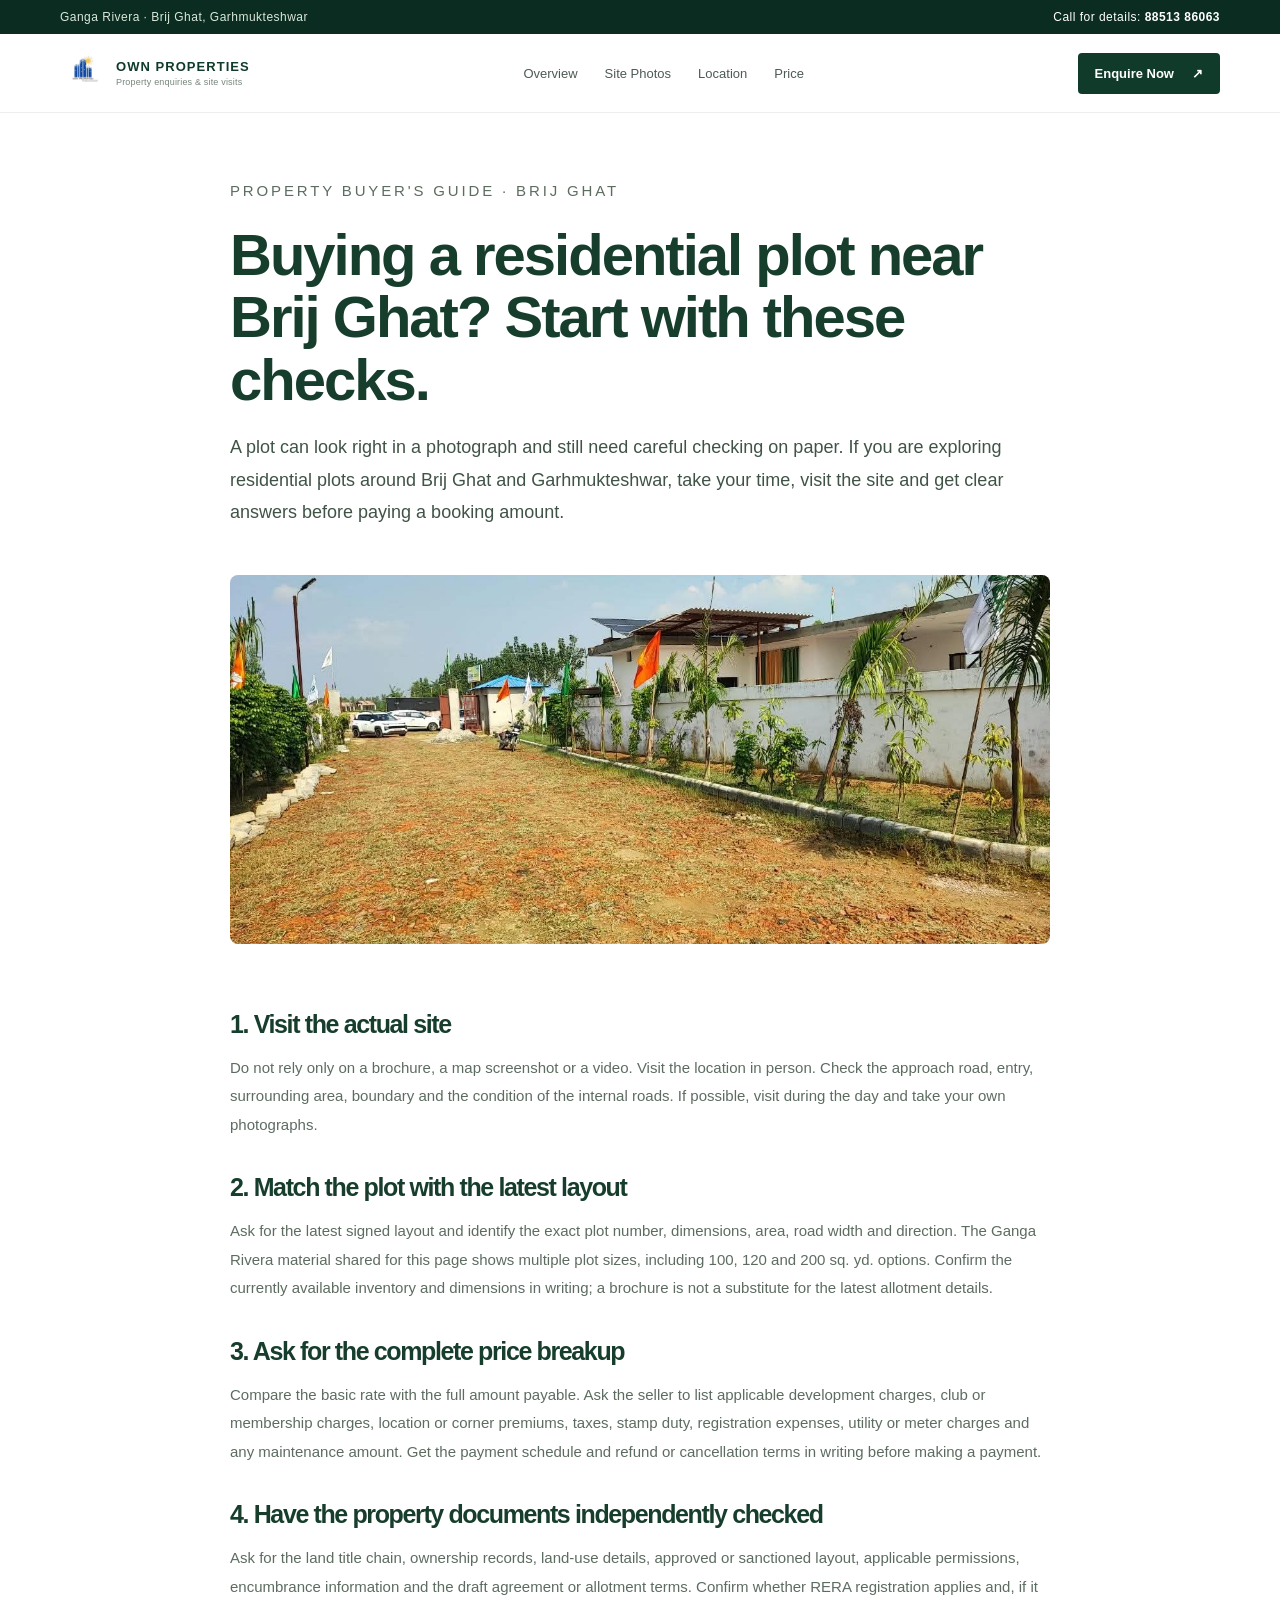
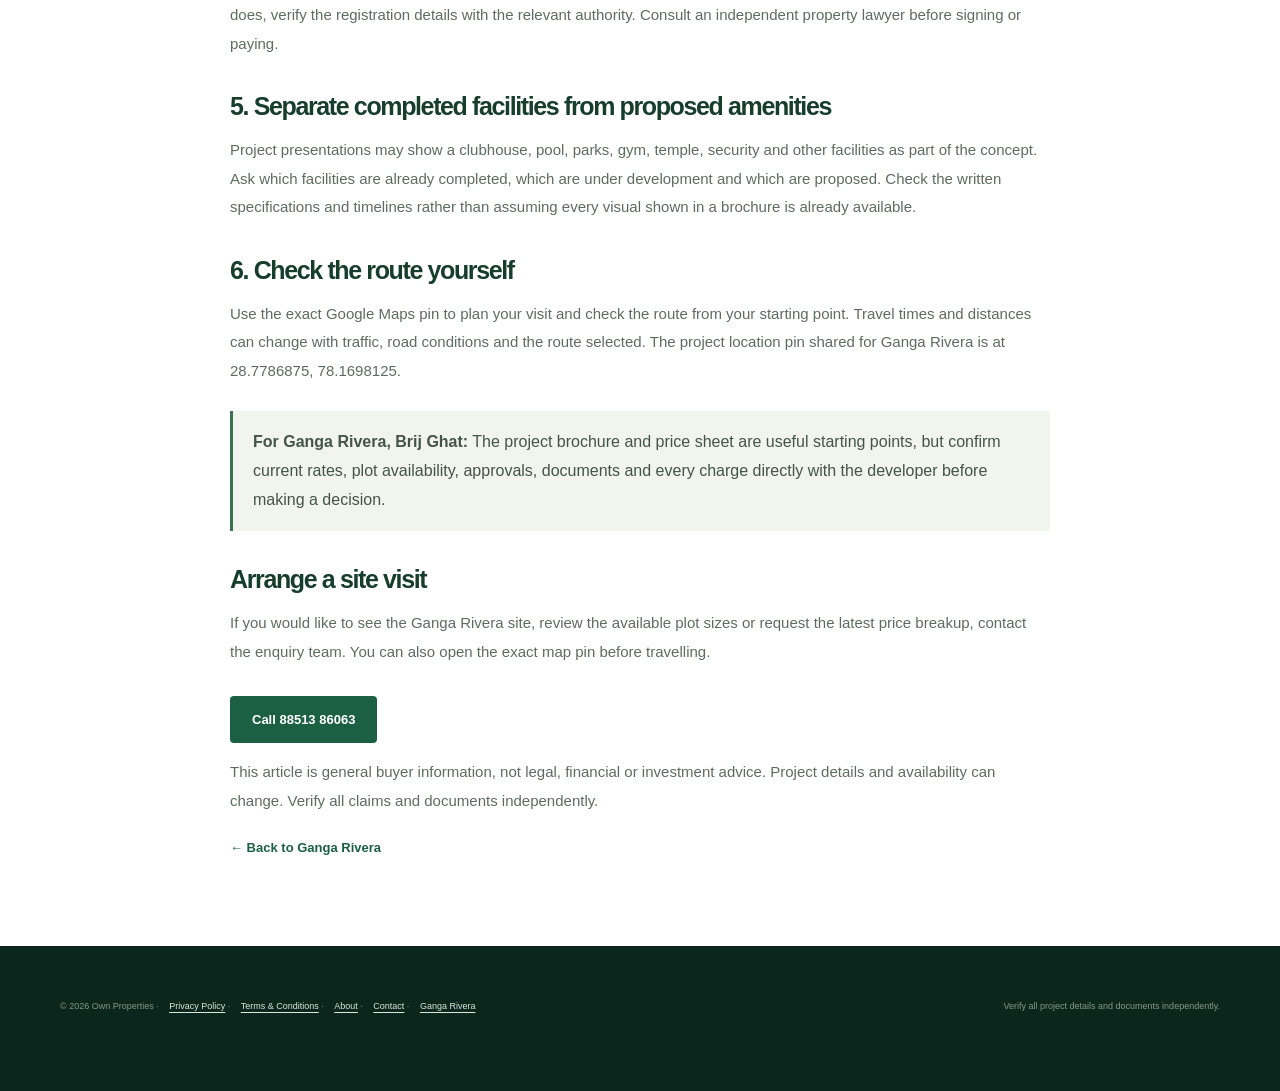
<file: article.html>
<!doctype html>
<html lang="en-IN">
<head>
<meta charset="utf-8"><meta name="viewport" content="width=device-width, initial-scale=1">
<title>Buying a Residential Plot Near Brij Ghat: A Practical Checklist | Ganga Rivera</title>
<meta name="description" content="Planning to buy a residential plot near Brij Ghat, Garhmukteshwar? Use this practical checklist to review the site, plot layout, price breakup, title documents and location before booking.">
<meta name="keywords" content="plots near Brij Ghat, residential plots Garhmukteshwar, Ganga Rivera Brij Ghat, buying plot checklist, plot documents Uttar Pradesh">
<meta name="robots" content="index,follow"><link rel="canonical" href="https://gangarivera.ownproperties.in/article.html">
<meta property="og:type" content="article"><meta property="og:title" content="Buying a Residential Plot Near Brij Ghat: A Practical Checklist"><meta property="og:description" content="A straightforward checklist for inspecting a plot, understanding the total cost and reviewing property documents before booking."><meta property="og:url" content="https://gangarivera.ownproperties.in/article.html"><meta property="og:image" content="https://gangarivera.ownproperties.in/assets/site-entrance.jpg">
<link rel="stylesheet" href="styles.css">
<script type="application/ld+json">{"@context":"https://schema.org","@type":"Article","headline":"Buying a Residential Plot Near Brij Ghat: A Practical Checklist","description":"A practical checklist for people evaluating residential plots near Brij Ghat, Garhmukteshwar.","author":{"@type":"Organization","name":"Own Properties"},"publisher":{"@type":"Organization","name":"Own Properties"},"mainEntityOfPage":"https://gangarivera.ownproperties.in/article.html","about":{"@type":"Place","name":"Brij Ghat, Garhmukteshwar, Uttar Pradesh"}}</script>
</head><body>
<div class="topline"><div class="wrap topline-inner"><span>Ganga Rivera · Brij Ghat, Garhmukteshwar</span><a href="tel:+918851386063">Call for details: <strong>88513 86063</strong></a></div></div>
<header class="header"><div class="wrap nav"><a class="brand" href="index.html"><img src="assets/own-properties-logo.jpg" alt="Own Properties logo"><span>OWN PROPERTIES<small>Property enquiries & site visits</small></span></a><nav><a href="index.html#overview">Overview</a><a href="index.html#gallery">Site Photos</a><a href="index.html#location">Location</a><a href="index.html#price">Price</a></nav><a class="btn btn-dark nav-cta" href="index.html#enquire">Enquire Now <span>↗</span></a><button class="menu-toggle" aria-label="Open menu" aria-expanded="false">☰</button></div></header>
<main class="wrap article-page"><p class="kicker">PROPERTY BUYER'S GUIDE · BRIJ GHAT</p>
<h1>Buying a residential plot near Brij Ghat? Start with these checks.</h1>
<p class="article-lead">A plot can look right in a photograph and still need careful checking on paper. If you are exploring residential plots around Brij Ghat and Garhmukteshwar, take your time, visit the site and get clear answers before paying a booking amount.</p>
<img class="article-hero" src="assets/site-entrance.jpg" alt="Ganga Rivera site entrance at Brij Ghat" fetchpriority="high">
<h2>1. Visit the actual site</h2><p>Do not rely only on a brochure, a map screenshot or a video. Visit the location in person. Check the approach road, entry, surrounding area, boundary and the condition of the internal roads. If possible, visit during the day and take your own photographs.</p>
<h2>2. Match the plot with the latest layout</h2><p>Ask for the latest signed layout and identify the exact plot number, dimensions, area, road width and direction. The Ganga Rivera material shared for this page shows multiple plot sizes, including 100, 120 and 200 sq. yd. options. Confirm the currently available inventory and dimensions in writing; a brochure is not a substitute for the latest allotment details.</p>
<h2>3. Ask for the complete price breakup</h2><p>Compare the basic rate with the full amount payable. Ask the seller to list applicable development charges, club or membership charges, location or corner premiums, taxes, stamp duty, registration expenses, utility or meter charges and any maintenance amount. Get the payment schedule and refund or cancellation terms in writing before making a payment.</p>
<h2>4. Have the property documents independently checked</h2><p>Ask for the land title chain, ownership records, land-use details, approved or sanctioned layout, applicable permissions, encumbrance information and the draft agreement or allotment terms. Confirm whether RERA registration applies and, if it does, verify the registration details with the relevant authority. Consult an independent property lawyer before signing or paying.</p>
<h2>5. Separate completed facilities from proposed amenities</h2><p>Project presentations may show a clubhouse, pool, parks, gym, temple, security and other facilities as part of the concept. Ask which facilities are already completed, which are under development and which are proposed. Check the written specifications and timelines rather than assuming every visual shown in a brochure is already available.</p>
<h2>6. Check the route yourself</h2><p>Use the exact Google Maps pin to plan your visit and check the route from your starting point. Travel times and distances can change with traffic, road conditions and the route selected. The project location pin shared for Ganga Rivera is at 28.7786875, 78.1698125.</p>
<div class="article-note"><strong>For Ganga Rivera, Brij Ghat:</strong> The project brochure and price sheet are useful starting points, but confirm current rates, plot availability, approvals, documents and every charge directly with the developer before making a decision.</div>
<h2>Arrange a site visit</h2><p>If you would like to see the Ganga Rivera site, review the available plot sizes or request the latest price breakup, contact the enquiry team. You can also open the exact map pin before travelling.</p>
<div class="article-actions"><a class="btn btn-primary" href="tel:+918851386063">Call 88513 86063</a><a class="btn btn-outline" href="https://www.google.com/maps/dir/?api=1&destination=28.7786875%2C78.1698125" target="_blank" rel="noopener">Get Google Maps directions ↗</a><a class="btn btn-outline" href="index.html#enquire">Request a callback</a></div>
<p>This article is general buyer information, not legal, financial or investment advice. Project details and availability can change. Verify all claims and documents independently.</p><a class="text-link" href="index.html">← Back to Ganga Rivera</a></main>
<footer class="footer"><div class="wrap footer-bottom"><span>© <span id="year"></span> Own Properties · <a href="privacy.html">Privacy Policy</a> · <a href="terms.html">Terms & Conditions</a> · <a href="about.html">About</a> · <a href="contact.html">Contact</a> · <a href="index.html">Ganga Rivera</a></span><span>Verify all project details and documents independently.</span></div></footer><script>document.getElementById('year').textContent=new Date().getFullYear();</script><script src="script.js"></script></body></html>
</file>
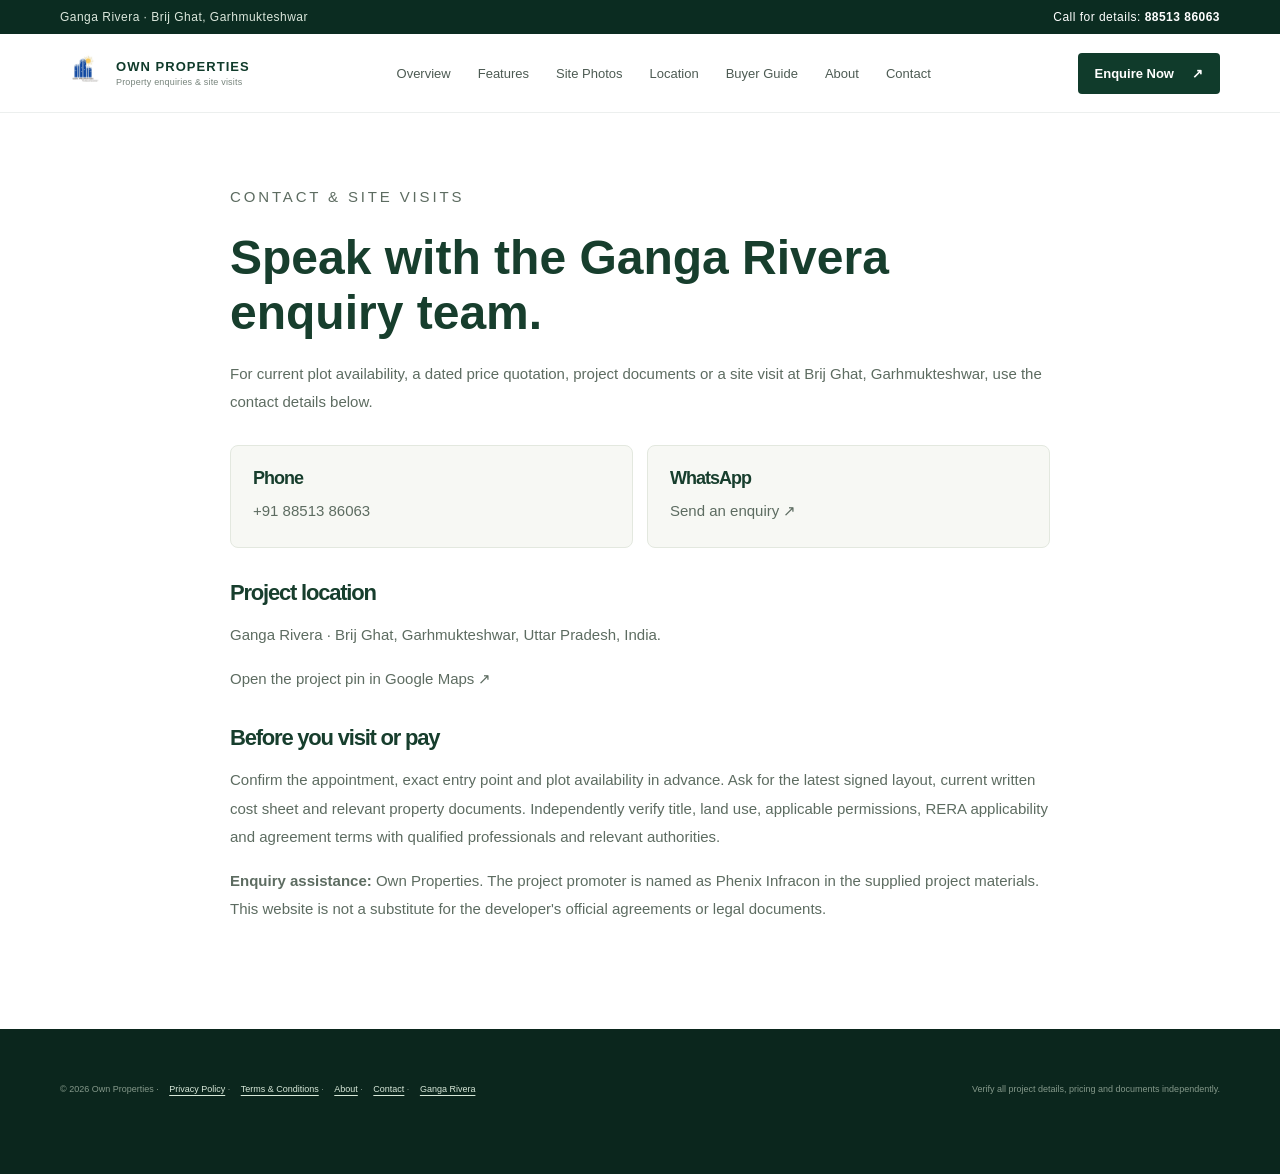
<file: contact.html>
<!doctype html><html lang="en-IN"><head><meta charset="utf-8"><meta name="viewport" content="width=device-width,initial-scale=1">
<title>Contact Own Properties | Ganga Rivera Site Visit</title><meta name="description" content="Contact Own Properties for Ganga Rivera project information, current plot availability, written pricing and a site visit at Brij Ghat, Garhmukteshwar."><meta name="robots" content="index,follow">
<link rel="canonical" href="https://gangarivera.ownproperties.in/contact.html"><link rel="stylesheet" href="styles.css"></head><body><div class="topline"><div class="wrap topline-inner"><span>Ganga Rivera · Brij Ghat, Garhmukteshwar</span><a href="tel:+918851386063">Call for details: <strong>88513 86063</strong></a></div></div>
<header class="header"><div class="wrap nav"><a class="brand" href="index.html"><img src="assets/own-properties-logo.jpg" alt="Own Properties logo"><span>OWN PROPERTIES<small>Property enquiries & site visits</small></span></a><nav><a href="index.html#overview">Overview</a><a href="index.html#features">Features</a><a href="index.html#gallery">Site Photos</a><a href="index.html#location">Location</a><a href="article.html">Buyer Guide</a><a href="about.html">About</a><a href="contact.html">Contact</a></nav><a class="btn btn-dark nav-cta" href="index.html#enquire">Enquire Now <span>↗</span></a><button class="menu-toggle" aria-label="Open menu" aria-expanded="false">☰</button></div></header>
<main class="wrap legal-page"><p class="kicker">CONTACT & SITE VISITS</p><h1>Speak with the Ganga Rivera enquiry team.</h1>
<p>For current plot availability, a dated price quotation, project documents or a site visit at Brij Ghat, Garhmukteshwar, use the contact details below.</p>
<div class="contact-cards"><div class="contact-card"><h2>Phone</h2><p><a href="tel:+918851386063">+91 88513 86063</a></p></div><div class="contact-card"><h2>WhatsApp</h2><p><a href="https://wa.me/918851386063?text=Hello%2C%20I%20want%20to%20enquire%20about%20Ganga%20Rivera." target="_blank" rel="noopener">Send an enquiry ↗</a></p></div></div>
<h2>Project location</h2><p>Ganga Rivera · Brij Ghat, Garhmukteshwar, Uttar Pradesh, India.</p><p><a href="https://www.google.com/maps/dir/?api=1&amp;destination=28.7786875%2C78.1698125" target="_blank" rel="noopener">Open the project pin in Google Maps ↗</a></p>
<h2>Before you visit or pay</h2><p>Confirm the appointment, exact entry point and plot availability in advance. Ask for the latest signed layout, current written cost sheet and relevant property documents. Independently verify title, land use, applicable permissions, RERA applicability and agreement terms with qualified professionals and relevant authorities.</p>
<p><strong>Enquiry assistance:</strong> Own Properties. The project promoter is named as Phenix Infracon in the supplied project materials. This website is not a substitute for the developer's official agreements or legal documents.</p></main><footer class="footer"><div class="wrap footer-bottom"><span>© <span id="year"></span> Own Properties · <a href="privacy.html">Privacy Policy</a> · <a href="terms.html">Terms & Conditions</a> · <a href="about.html">About</a> · <a href="contact.html">Contact</a> · <a href="index.html">Ganga Rivera</a></span><span>Verify all project details, pricing and documents independently.</span></div></footer><script>document.querySelectorAll("#year").forEach(el=>el.textContent=new Date().getFullYear());</script><script src="script.js"></script></body></html>
</file>
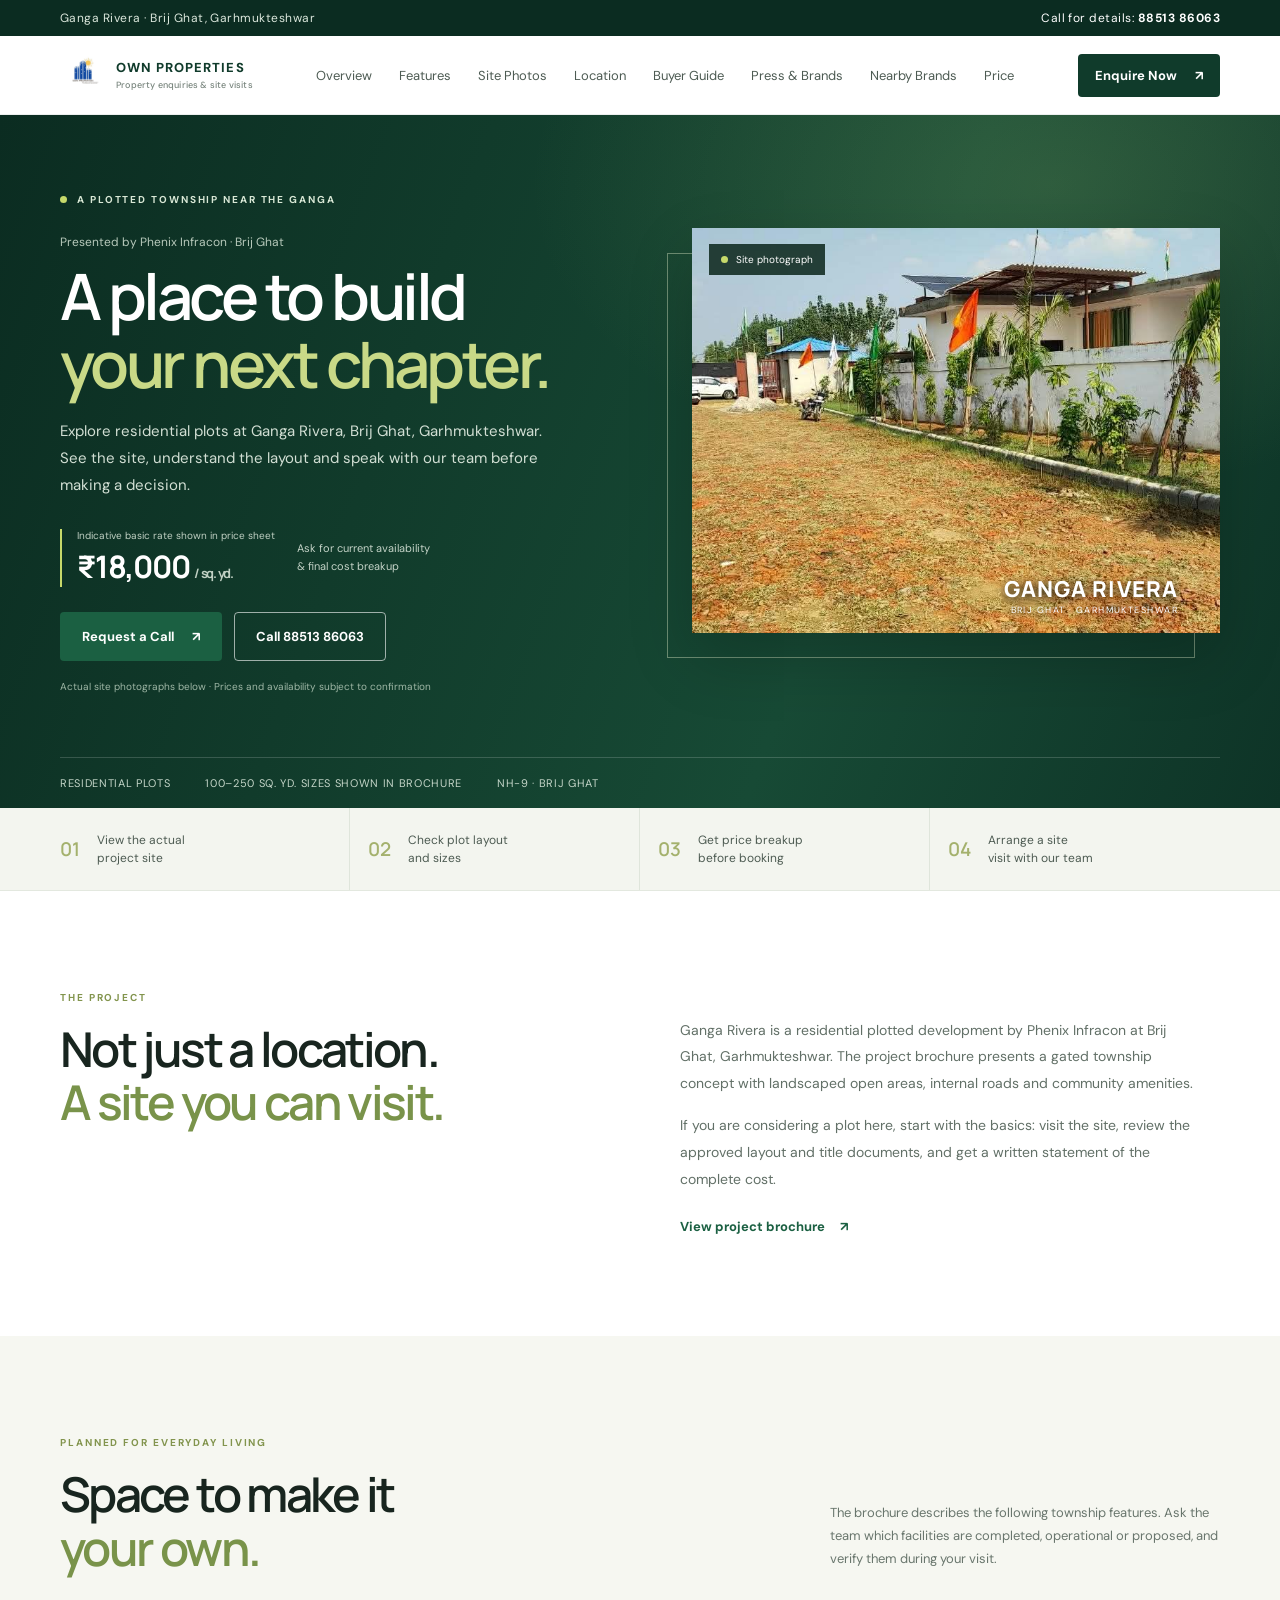
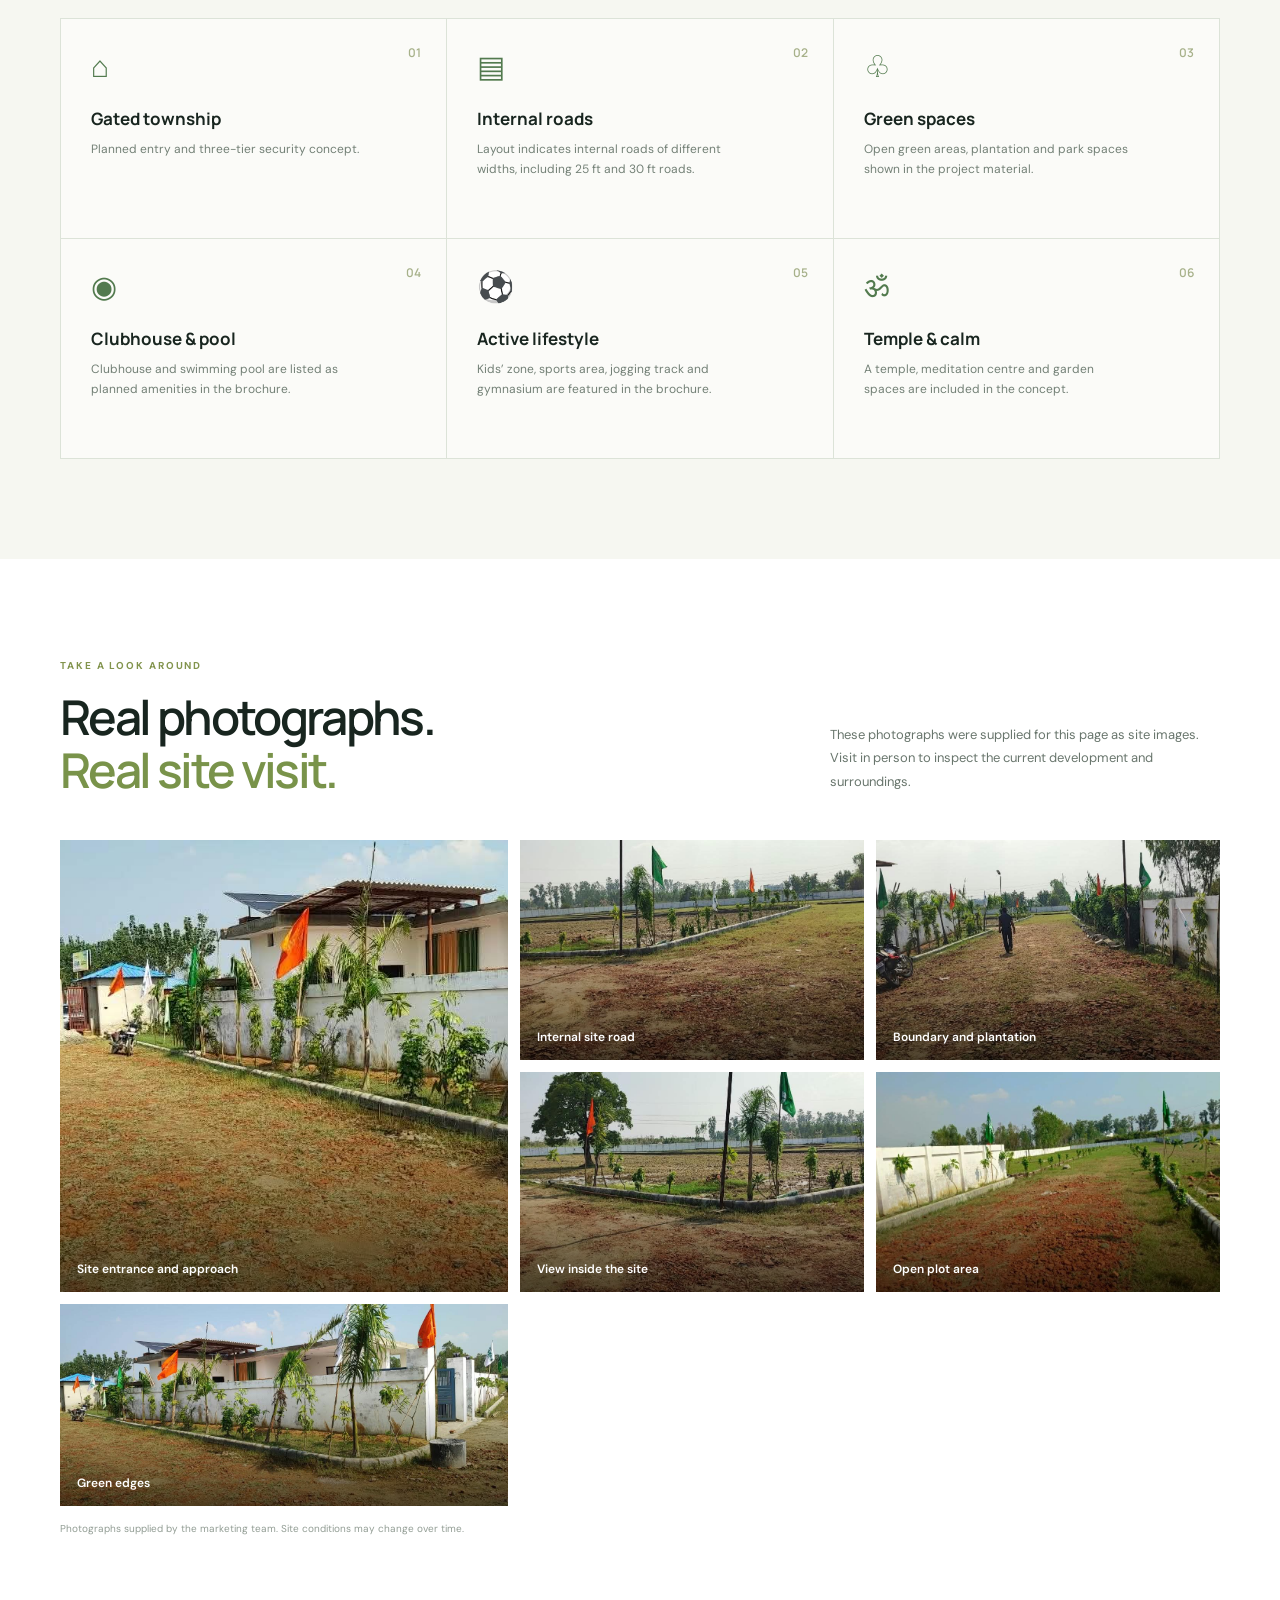
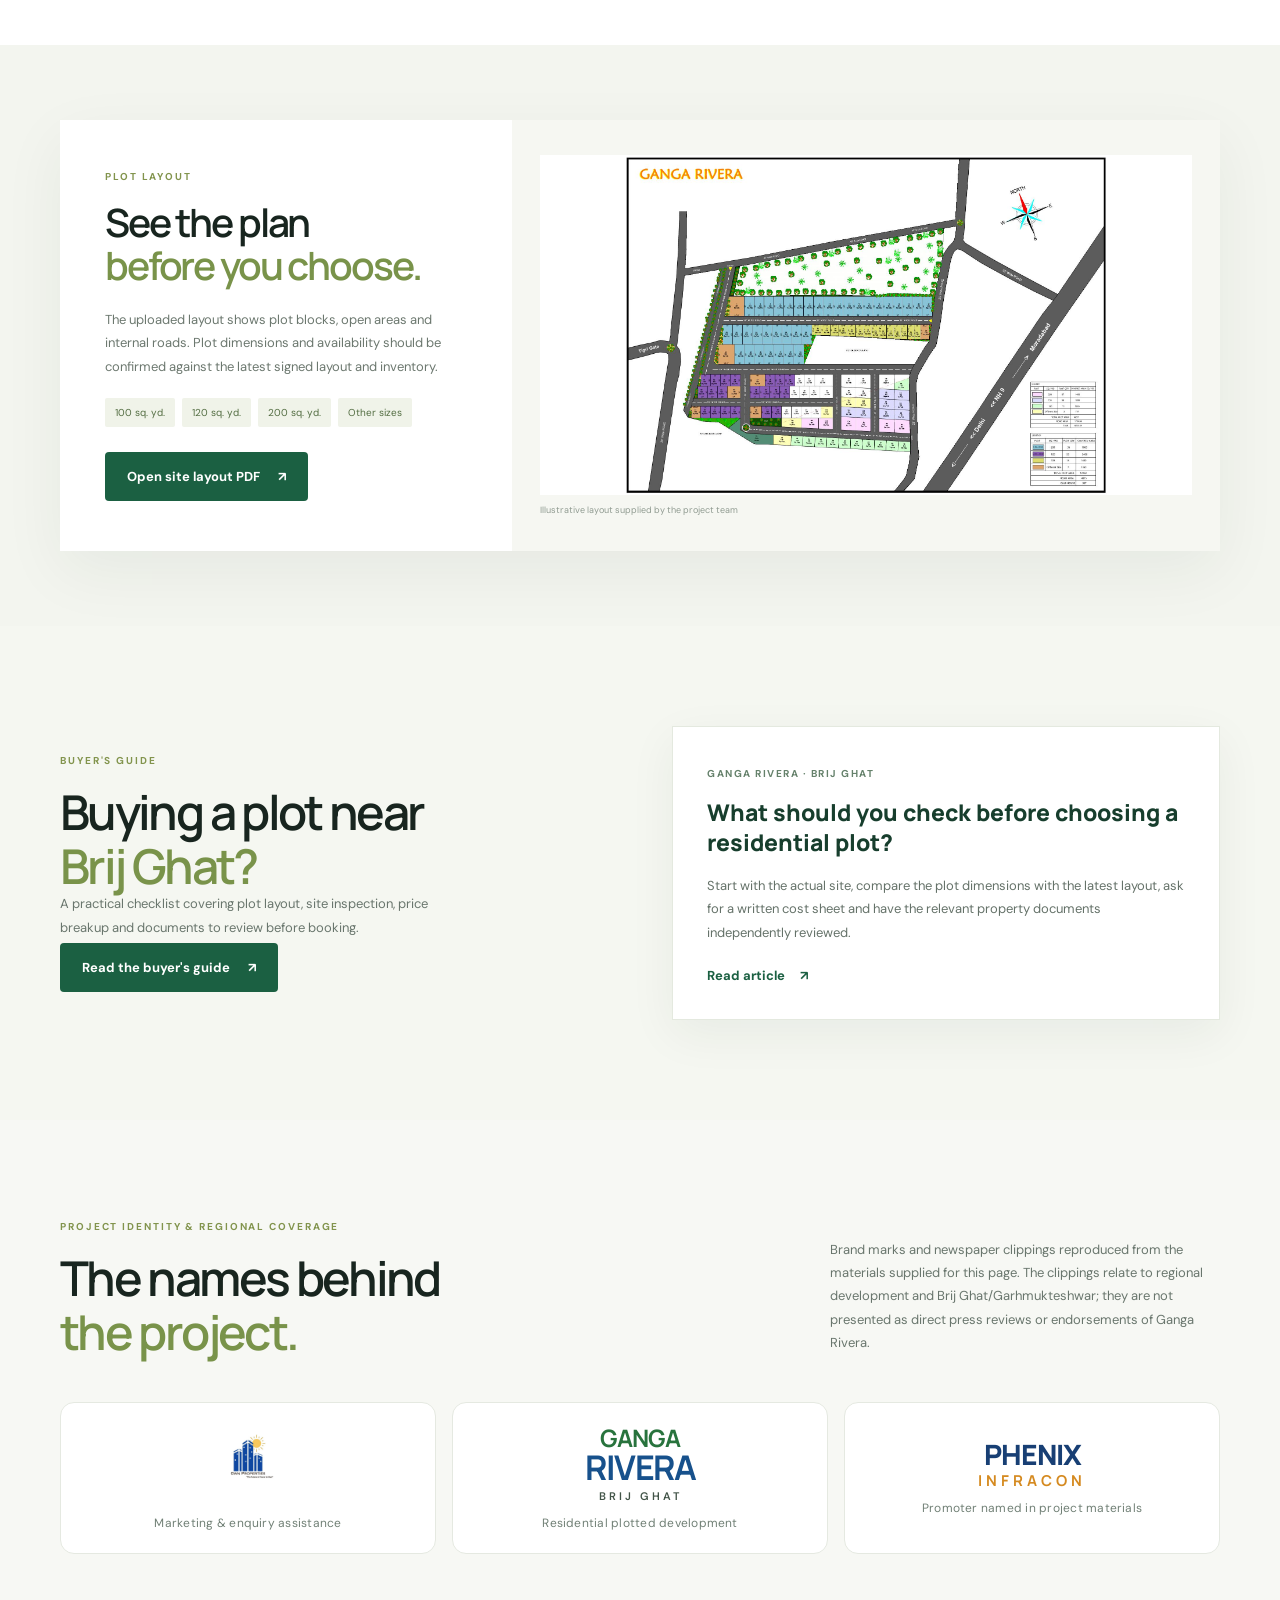
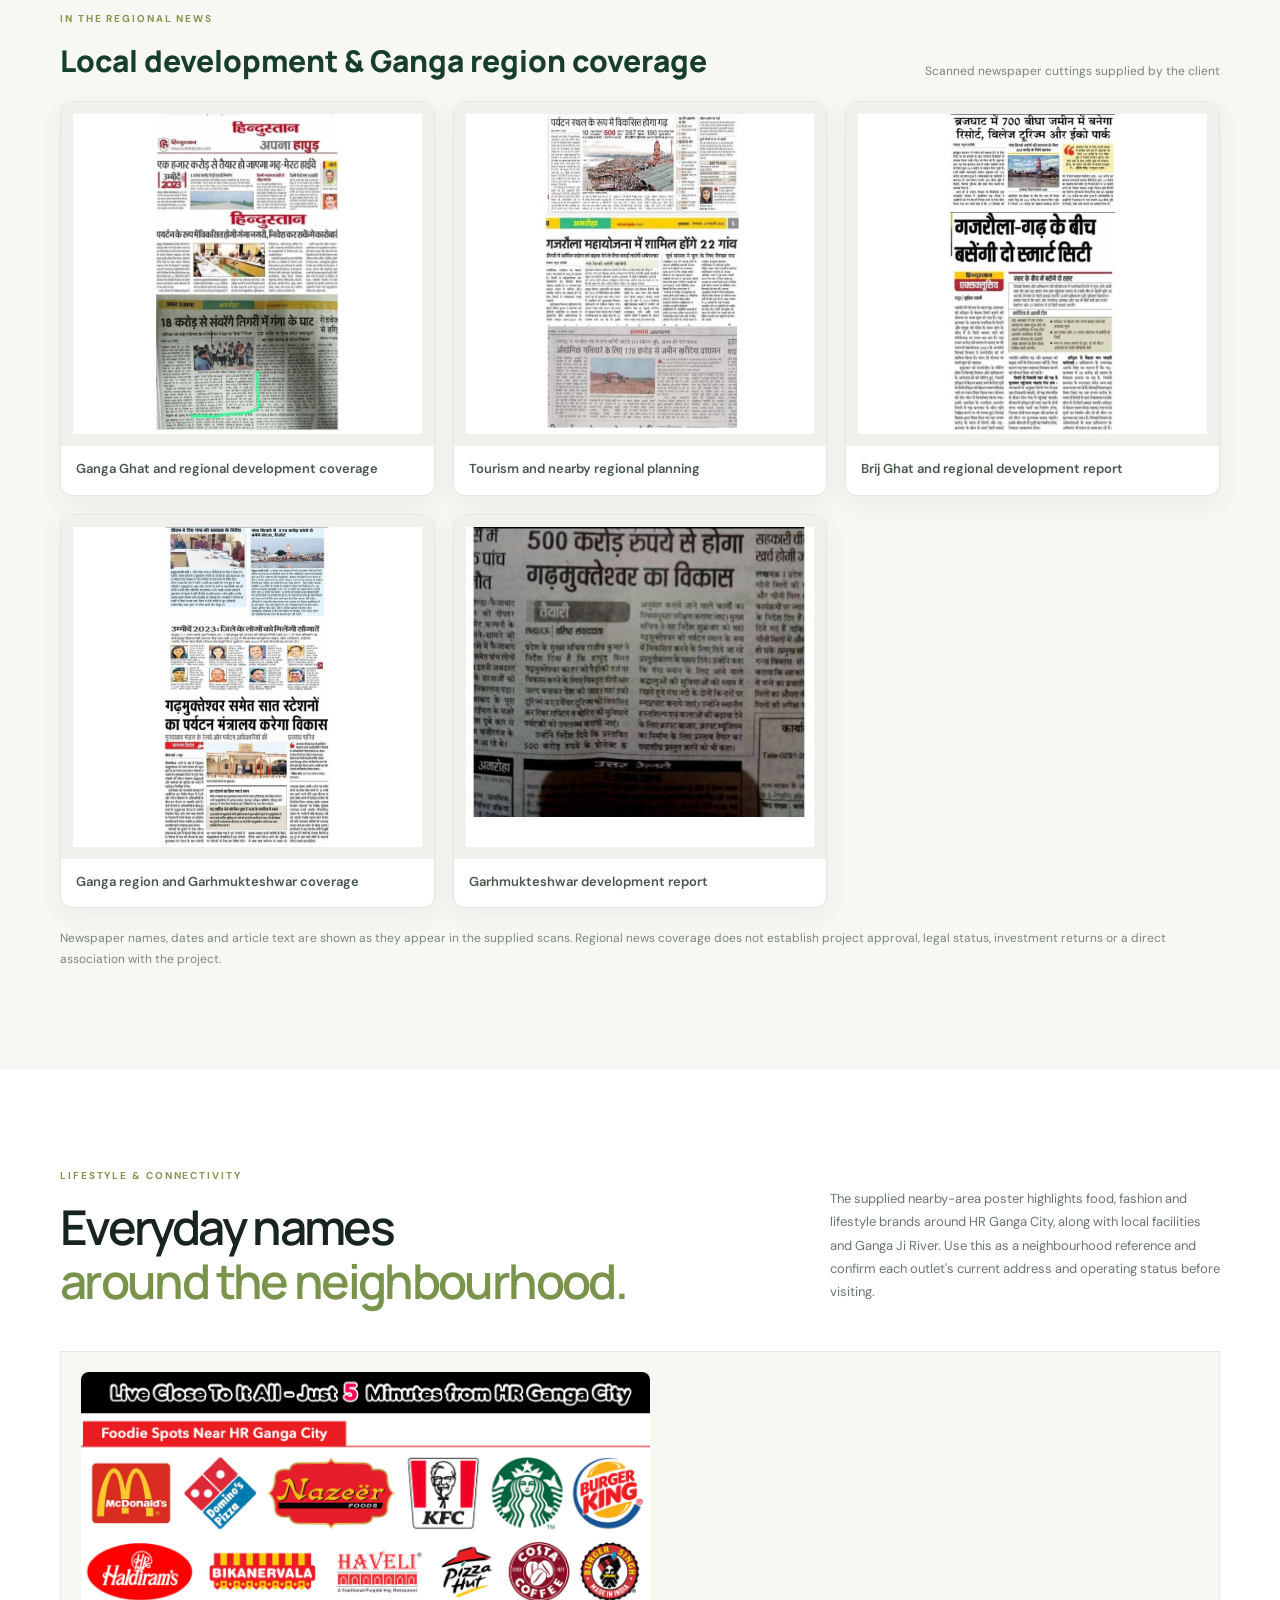
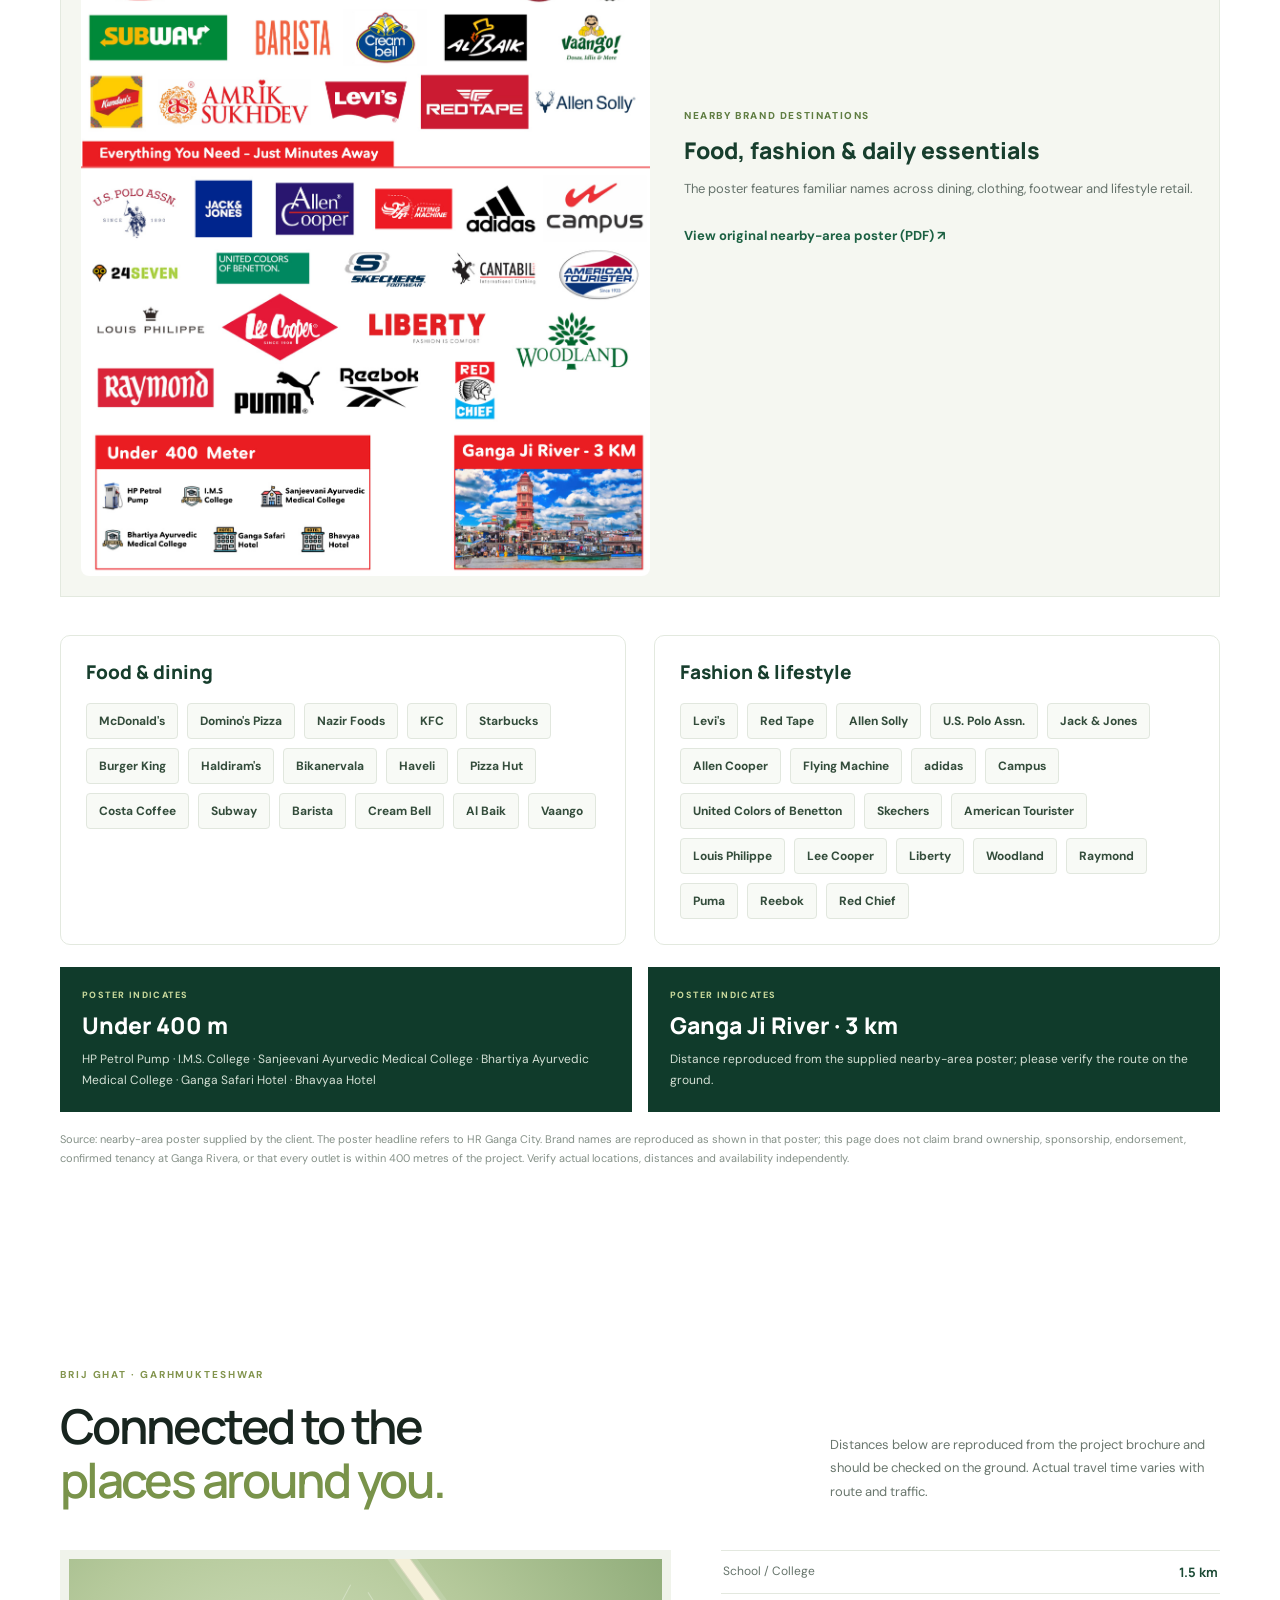
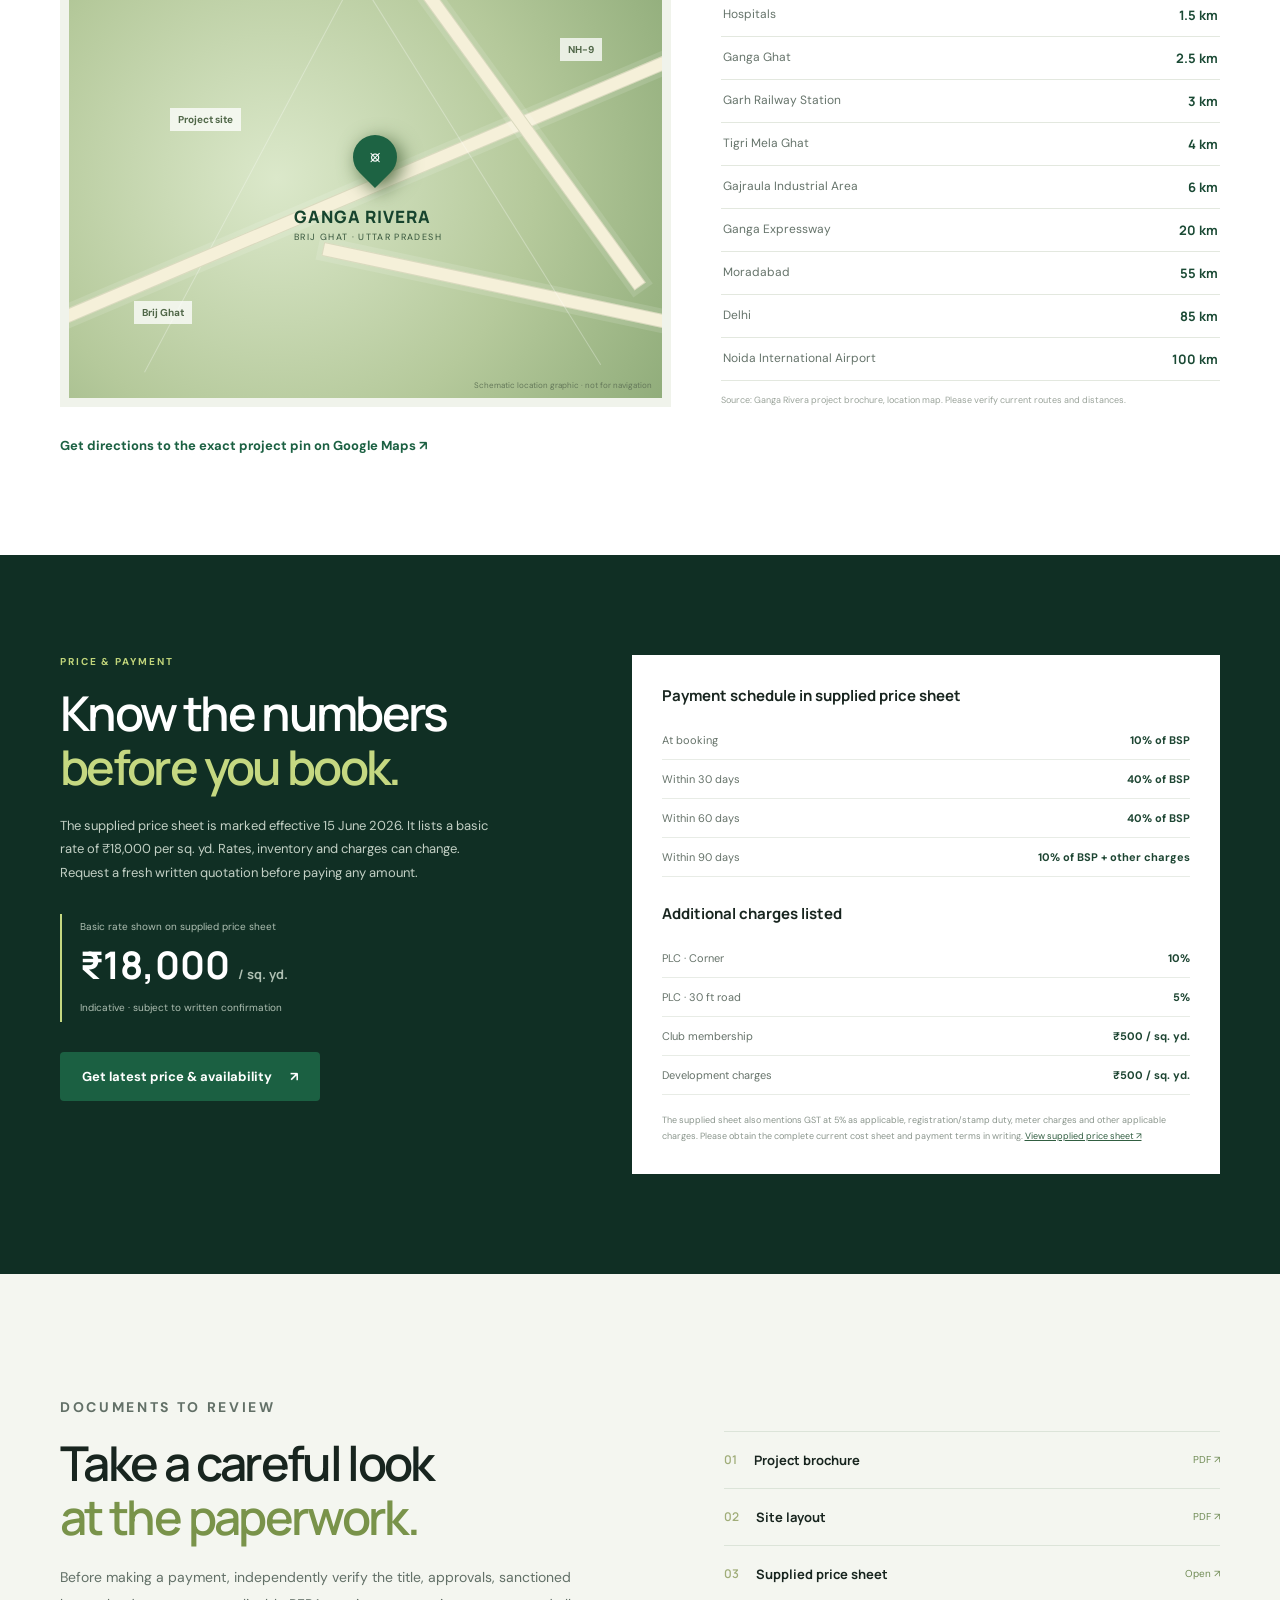
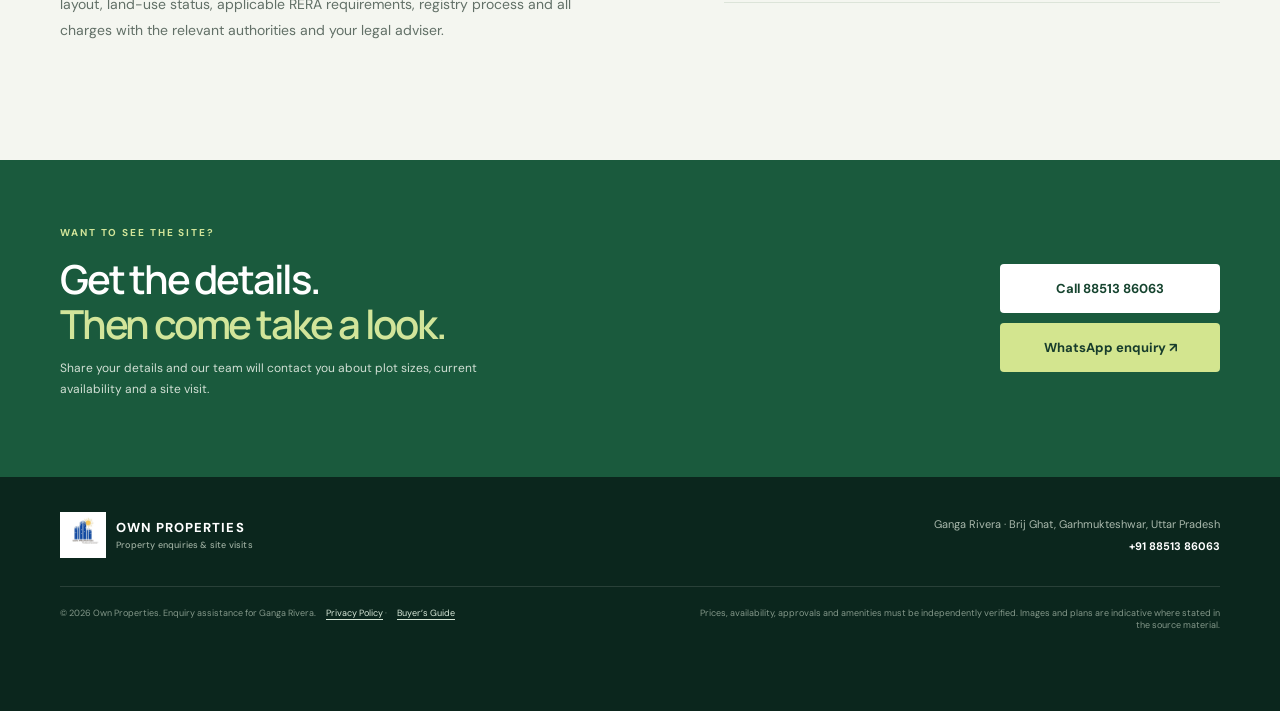
<file: index-seo-fixed.html>
<!doctype html>
<html lang="en-IN">
<head>
  <meta charset="utf-8">
  <meta name="viewport" content="width=device-width, initial-scale=1">
  <title>Ganga Rivera Brij Ghat | Residential Plots in Garhmukteshwar</title>
  <meta name="description" content="Explore residential plots at Ganga Rivera, Brij Ghat, Garhmukteshwar. View site photos, plot layout, indicative pricing, nearby brand highlights and location details. Call 8851386063 for a site visit.">
  <meta name="keywords" content="Ganga Rivera, Ganga Rivera Brij Ghat, residential plots Brij Ghat, plots in Garhmukteshwar, plots near Ganga, plots on NH 9, Phenix Infracon">
  <meta name="author" content="Own Properties">
  <meta name="robots" content="index,follow,max-image-preview:large">
  <meta name="theme-color" content="#103b2b">
  <link rel="canonical" href="https://gangarivera.ownproperties.in/">
  <meta property="og:type" content="website">
  <meta property="og:title" content="Ganga Rivera Brij Ghat | Residential Plots">
  <meta property="og:description" content="See actual site photographs, plot layout and pricing information for Ganga Rivera, Brij Ghat, Garhmukteshwar. Enquire on 8851386063.">
  <meta property="og:image" content="https://gangarivera.ownproperties.in/assets/project-poster.jpg">
  <meta property="og:url" content="https://gangarivera.ownproperties.in/">
  <link rel="icon" href="assets/own-properties-logo.jpg">
  <link rel="preconnect" href="https://fonts.googleapis.com">
  <link rel="preconnect" href="https://fonts.gstatic.com" crossorigin>
  <link href="https://fonts.googleapis.com/css2?family=DM+Sans:wght@400;500;600;700&family=Manrope:wght@400;500;600;700;800&display=swap" rel="stylesheet">
  <link rel="stylesheet" href="styles.css">
  <script type="application/ld+json">
  {
    "@context":"https://schema.org",
    "@type":"RealEstateAgent",
    "name":"Own Properties - Ganga Rivera Enquiries",
    "telephone":"+91-8851386063",
    "areaServed":["Brij Ghat","Garhmukteshwar","Hapur","Uttar Pradesh"],
    "url":"https://gangarivera.ownproperties.in/",
    "description":"Enquiry and site visit assistance for Ganga Rivera residential plots at Brij Ghat, Garhmukteshwar.",
    "geo":{"@type":"GeoCoordinates","latitude":28.7786875,"longitude":78.1698125},
    "address":{"@type":"PostalAddress","streetAddress":"Ganga Rivera, Brij Ghat","addressLocality":"Garhmukteshwar","addressRegion":"Uttar Pradesh","addressCountry":"IN"}
  }
  </script>
</head>
<body>
  <div class="topline"><div class="wrap topline-inner"><span>Ganga Rivera · Brij Ghat, Garhmukteshwar</span><a href="tel:+918851386063">Call for details: <strong>88513 86063</strong></a></div></div>
  <header class="header"><div class="wrap nav"><a class="brand" href="#home" aria-label="Own Properties home"><img src="assets/own-properties-logo.jpg" alt="Own Properties logo"><span>OWN PROPERTIES<small>Property enquiries & site visits</small></span></a><nav><a href="#overview">Overview</a><a href="#features">Features</a><a href="#gallery">Site Photos</a><a href="#location">Location</a><a href="#guide">Buyer Guide</a><a href="#press">Press & Brands</a><a href="#nearby-brands">Nearby Brands</a><a href="#price">Price</a></nav><a class="btn btn-dark nav-cta" href="#enquire">Enquire Now <span>↗</span></a><button class="menu-toggle" aria-label="Open menu" aria-expanded="false">☰</button></div></header>
  <main>
    <section class="hero" id="home"><div class="hero-bg"></div><div class="wrap hero-grid"><div class="hero-copy"><div class="eyebrow"><i></i> A plotted township near the Ganga</div><p class="developer">Presented by Phenix Infracon · Brij Ghat</p><h1>A place to build<br><em>your next chapter.</em></h1><p class="hero-lead">Explore residential plots at Ganga Rivera, Brij Ghat, Garhmukteshwar. See the site, understand the layout and speak with our team before making a decision.</p><div class="hero-price"><div><small>Indicative basic rate shown in price sheet</small><strong>₹18,000 <small>/ sq. yd.</small></strong></div><span>Ask for current availability<br>& final cost breakup</span></div><div class="hero-actions"><a class="btn btn-primary" href="#enquire">Request a Call <span>↗</span></a><a class="btn btn-outline" href="tel:+918851386063">Call 88513 86063</a></div><div class="hero-note">Actual site photographs below · Prices and availability subject to confirmation</div></div><div class="hero-visual"><img src="assets/site-entrance.jpg" alt="Actual entrance and internal approach at Ganga Rivera Brij Ghat" fetchpriority="high"><div class="photo-tag"><span class="live-dot"></span> Site photograph</div><div class="hero-caption"><b>GANGA RIVERA</b><span>BRIJ GHAT · GARHMUKTESHWAR</span></div></div></div><div class="wrap hero-bottom"><span>Residential plots</span><span>100–250 sq. yd. sizes shown in brochure</span><span>NH-9 · Brij Ghat</span></div></section>

    <section class="trust-strip"><div class="wrap trust-grid"><div><b>01</b><span>View the actual<br>project site</span></div><div><b>02</b><span>Check plot layout<br>and sizes</span></div><div><b>03</b><span>Get price breakup<br>before booking</span></div><div><b>04</b><span>Arrange a site<br>visit with our team</span></div></div></section>

    <section class="section intro" id="overview"><div class="wrap two-col"><div><p class="kicker">THE PROJECT</p><h2>Not just a location.<br><em>A site you can visit.</em></h2></div><div class="intro-text"><p>Ganga Rivera is a residential plotted development by Phenix Infracon at Brij Ghat, Garhmukteshwar. The project brochure presents a gated township concept with landscaped open areas, internal roads and community amenities.</p><p>If you are considering a plot here, start with the basics: visit the site, review the approved layout and title documents, and get a written statement of the complete cost.</p><a class="text-link" href="assets/ganga-rivera-brochure.pdf" target="_blank" rel="noopener">View project brochure <span>↗</span></a></div></div></section>

    <section class="section features" id="features"><div class="wrap"><div class="section-head"><div><p class="kicker">PLANNED FOR EVERYDAY LIVING</p><h2>Space to make it<br><em>your own.</em></h2></div><p class="section-desc">The brochure describes the following township features. Ask the team which facilities are completed, operational or proposed, and verify them during your visit.</p></div><div class="feature-grid"><article class="feature-card"><span>01</span><div class="feature-icon">⌂</div><h3>Gated township</h3><p>Planned entry and three-tier security concept.</p></article><article class="feature-card"><span>02</span><div class="feature-icon">▤</div><h3>Internal roads</h3><p>Layout indicates internal roads of different widths, including 25 ft and 30 ft roads.</p></article><article class="feature-card"><span>03</span><div class="feature-icon">♧</div><h3>Green spaces</h3><p>Open green areas, plantation and park spaces shown in the project material.</p></article><article class="feature-card"><span>04</span><div class="feature-icon">◉</div><h3>Clubhouse & pool</h3><p>Clubhouse and swimming pool are listed as planned amenities in the brochure.</p></article><article class="feature-card"><span>05</span><div class="feature-icon">⚽</div><h3>Active lifestyle</h3><p>Kids’ zone, sports area, jogging track and gymnasium are featured in the brochure.</p></article><article class="feature-card"><span>06</span><div class="feature-icon">ॐ</div><h3>Temple & calm</h3><p>A temple, meditation centre and garden spaces are included in the concept.</p></article></div></div></section>

    <section class="section gallery" id="gallery"><div class="wrap"><div class="section-head"><div><p class="kicker">TAKE A LOOK AROUND</p><h2>Real photographs.<br><em>Real site visit.</em></h2></div><p class="section-desc">These photographs were supplied for this page as site images. Visit in person to inspect the current development and surroundings.</p></div><div class="gallery-grid"><figure class="gallery-main"><img src="assets/site-entrance.jpg" alt="Ganga Rivera site entrance and approach road" loading="lazy"><figcaption>Site entrance and approach</figcaption></figure><figure><img src="assets/site-road.jpg" alt="Internal road area at Ganga Rivera" loading="lazy"><figcaption>Internal site road</figcaption></figure><figure><img src="assets/site-boundary.jpg" alt="Boundary wall and plantation at the project" loading="lazy"><figcaption>Boundary and plantation</figcaption></figure><figure><img src="assets/site-walkway.jpg" alt="View along the plotted site" loading="lazy"><figcaption>View inside the site</figcaption></figure><figure><img src="assets/site-open-plots.jpg" alt="Open plot area at Ganga Rivera" loading="lazy"><figcaption>Open plot area</figcaption></figure><figure><img src="assets/site-greenery.jpg" alt="Green edge and internal layout" loading="lazy"><figcaption>Green edges</figcaption></figure></div><p class="gallery-foot">Photographs supplied by the marketing team. Site conditions may change over time.</p></div></section>

    <section class="section layout-section"><div class="wrap layout-card"><div class="layout-copy"><p class="kicker">PLOT LAYOUT</p><h2>See the plan<br><em>before you choose.</em></h2><p>The uploaded layout shows plot blocks, open areas and internal roads. Plot dimensions and availability should be confirmed against the latest signed layout and inventory.</p><div class="size-pills"><span>100 sq. yd.</span><span>120 sq. yd.</span><span>200 sq. yd.</span><span>Other sizes</span></div><a class="btn btn-primary" href="assets/site-layout.pdf" target="_blank" rel="noopener">Open site layout PDF <span>↗</span></a></div><div class="layout-preview"><img src="assets/site-layout-preview.jpg" alt="Ganga Rivera site layout showing plot blocks and internal roads" loading="lazy"><span>Illustrative layout supplied by the project team</span></div></div></section>


    <section class="section article-feature" id="guide"><div class="wrap article-feature-inner">
      <div><p class="kicker">BUYER'S GUIDE</p><h2>Buying a plot near<br><em>Brij Ghat?</em></h2>
      <p class="section-desc">A practical checklist covering plot layout, site inspection, price breakup and documents to review before booking.</p>
      <a class="btn btn-primary" href="article.html">Read the buyer's guide <span>↗</span></a></div>
      <div class="article-teaser"><span>GANGA RIVERA · BRIJ GHAT</span><h3>What should you check before choosing a residential plot?</h3><p>Start with the actual site, compare the plot dimensions with the latest layout, ask for a written cost sheet and have the relevant property documents independently reviewed.</p><a class="text-link" href="article.html">Read article <span>↗</span></a></div>
    </div></section>

    <section class="section brand-press" id="press">
      <div class="wrap">
        <div class="section-head"><div><p class="kicker">PROJECT IDENTITY & REGIONAL COVERAGE</p><h2>The names behind<br><em>the project.</em></h2></div><p class="section-desc">Brand marks and newspaper clippings reproduced from the materials supplied for this page. The clippings relate to regional development and Brij Ghat/Garhmukteshwar; they are not presented as direct press reviews or endorsements of Ganga Rivera.</p></div>
        <div class="brand-row">
          <div class="brand-card"><img src="assets/own-properties-logo.jpg" alt="Own Properties logo"><span>Marketing & enquiry assistance</span></div>
          <div class="brand-card brand-wordmark"><div class="rivera-mark">GANGA <b>RIVERA</b><small>BRIJ GHAT</small></div><span>Residential plotted development</span></div>
          <div class="brand-card brand-wordmark"><div class="phenix-mark">PHENIX <b>INFRACON</b></div><span>Promoter named in project materials</span></div>
        </div>
        <div class="press-heading"><div><p class="kicker">IN THE REGIONAL NEWS</p><h3>Local development & Ganga region coverage</h3></div><span>Scanned newspaper cuttings supplied by the client</span></div>
        <div class="press-grid">
          <figure class="press-card"><a href="assets/press-cutting-2.jpg" target="_blank" rel="noopener"><img src="assets/press-cutting-2.jpg" alt="Newspaper cuttings about Ganga Ghat and regional development" loading="lazy"></a><figcaption>Ganga Ghat and regional development coverage</figcaption></figure>
          <figure class="press-card"><a href="assets/press-cutting-3.jpg" target="_blank" rel="noopener"><img src="assets/press-cutting-3.jpg" alt="Newspaper cuttings about tourism and nearby regional planning" loading="lazy"></a><figcaption>Tourism and nearby regional planning</figcaption></figure>
          <figure class="press-card"><a href="assets/press-cutting-4.jpg" target="_blank" rel="noopener"><img src="assets/press-cutting-4.jpg" alt="Newspaper report mentioning Brij Ghat and regional development" loading="lazy"></a><figcaption>Brij Ghat and regional development report</figcaption></figure>
          <figure class="press-card"><a href="assets/press-cutting-5.jpg" target="_blank" rel="noopener"><img src="assets/press-cutting-5.jpg" alt="Newspaper reports about Ganga region and Garhmukteshwar" loading="lazy"></a><figcaption>Ganga region and Garhmukteshwar coverage</figcaption></figure>
          <figure class="press-card"><a href="assets/press-cutting-6.jpg" target="_blank" rel="noopener"><img src="assets/press-cutting-6.jpg" alt="Newspaper clipping about Garhmukteshwar development" loading="lazy"></a><figcaption>Garhmukteshwar development report</figcaption></figure>
        </div>
        <p class="press-note">Newspaper names, dates and article text are shown as they appear in the supplied scans. Regional news coverage does not establish project approval, legal status, investment returns or a direct association with the project.</p>
      </div>
    </section>

    <section class="section nearby-brands" id="nearby-brands">
      <div class="wrap">
        <div class="section-head"><div><p class="kicker">LIFESTYLE & CONNECTIVITY</p><h2>Everyday names<br><em>around the neighbourhood.</em></h2></div><p class="section-desc">The supplied nearby-area poster highlights food, fashion and lifestyle brands around HR Ganga City, along with local facilities and Ganga Ji River. Use this as a neighbourhood reference and confirm each outlet's current address and operating status before visiting.</p></div>
        <div class="nearby-visual"><a href="assets/nearby-brands-infographic.jpg" target="_blank" rel="noopener"><img src="assets/nearby-brands-infographic.jpg" alt="Nearby brands and facilities poster supplied for the HR Ganga City area" loading="lazy"></a><div><span class="nearby-tag">NEARBY BRAND DESTINATIONS</span><h3>Food, fashion & daily essentials</h3><p>The poster features familiar names across dining, clothing, footwear and lifestyle retail.</p><a class="text-link" href="assets/nearby-spots.pdf" target="_blank" rel="noopener">View original nearby-area poster (PDF) ↗</a></div></div>
        <div class="nearby-columns">
          <div class="nearby-group"><h3>Food & dining</h3><div class="brand-chips"><span>McDonald's</span><span>Domino's Pizza</span><span>Nazir Foods</span><span>KFC</span><span>Starbucks</span><span>Burger King</span><span>Haldiram's</span><span>Bikanervala</span><span>Haveli</span><span>Pizza Hut</span><span>Costa Coffee</span><span>Subway</span><span>Barista</span><span>Cream Bell</span><span>Al Baik</span><span>Vaango</span></div></div>
          <div class="nearby-group"><h3>Fashion & lifestyle</h3><div class="brand-chips"><span>Levi's</span><span>Red Tape</span><span>Allen Solly</span><span>U.S. Polo Assn.</span><span>Jack & Jones</span><span>Allen Cooper</span><span>Flying Machine</span><span>adidas</span><span>Campus</span><span>United Colors of Benetton</span><span>Skechers</span><span>American Tourister</span><span>Louis Philippe</span><span>Lee Cooper</span><span>Liberty</span><span>Woodland</span><span>Raymond</span><span>Puma</span><span>Reebok</span><span>Red Chief</span></div></div>
        </div>
        <div class="nearby-facts"><div><small>POSTER INDICATES</small><b>Under 400 m</b><span>HP Petrol Pump · I.M.S. College · Sanjeevani Ayurvedic Medical College · Bhartiya Ayurvedic Medical College · Ganga Safari Hotel · Bhavyaa Hotel</span></div><div><small>POSTER INDICATES</small><b>Ganga Ji River · 3 km</b><span>Distance reproduced from the supplied nearby-area poster; please verify the route on the ground.</span></div></div>
        <p class="nearby-disclaimer">Source: nearby-area poster supplied by the client. The poster headline refers to HR Ganga City. Brand names are reproduced as shown in that poster; this page does not claim brand ownership, sponsorship, endorsement, confirmed tenancy at Ganga Rivera, or that every outlet is within 400 metres of the project. Verify actual locations, distances and availability independently.</p>
      </div>
    </section>

    <section class="section location" id="location"><div class="wrap"><div class="section-head"><div><p class="kicker">BRIJ GHAT · GARHMUKTESHWAR</p><h2>Connected to the<br><em>places around you.</em></h2></div><p class="section-desc">Distances below are reproduced from the project brochure and should be checked on the ground. Actual travel time varies with route and traffic.</p></div><div class="location-grid"><div class="location-map"><div class="map-pin">⌖</div><div class="map-title">GANGA RIVERA</div><div class="map-sub">BRIJ GHAT · UTTAR PRADESH</div><div class="map-road road-one"></div><div class="map-road road-two"></div><div class="map-road road-three"></div><div class="map-label label-site">Project site</div><div class="map-label label-nh">NH-9</div><div class="map-label label-ghat">Brij Ghat</div><span class="map-caption">Schematic location graphic · not for navigation</span></div><div class="distance-list"><div><span>School / College</span><b>1.5 km</b></div><div><span>Hospitals</span><b>1.5 km</b></div><div><span>Ganga Ghat</span><b>2.5 km</b></div><div><span>Garh Railway Station</span><b>3 km</b></div><div><span>Tigri Mela Ghat</span><b>4 km</b></div><div><span>Gajraula Industrial Area</span><b>6 km</b></div><div><span>Ganga Expressway</span><b>20 km</b></div><div><span>Moradabad</span><b>55 km</b></div><div><span>Delhi</span><b>85 km</b></div><div><span>Noida International Airport</span><b>100 km</b></div><small>Source: Ganga Rivera project brochure, location map. Please verify current routes and distances.</small></div></div><div class="location-actions"><a class="text-link" href="https://www.google.com/maps/dir/?api=1&destination=28.7786875%2C78.1698125" target="_blank" rel="noopener">Get directions to the exact project pin on Google Maps ↗</a></div></div></section>

    <section class="section pricing" id="price"><div class="wrap pricing-grid"><div><p class="kicker">PRICE & PAYMENT</p><h2>Know the numbers<br><em>before you book.</em></h2><p class="price-intro">The supplied price sheet is marked effective 15 June 2026. It lists a basic rate of ₹18,000 per sq. yd. Rates, inventory and charges can change. Request a fresh written quotation before paying any amount.</p><div class="price-big"><small>Basic rate shown on supplied price sheet</small><strong>₹18,000 <small>/ sq. yd.</small></strong><span>Indicative · subject to written confirmation</span></div><a class="btn btn-primary" href="#enquire">Get latest price & availability <span>↗</span></a></div><div class="price-details"><h3>Payment schedule in supplied price sheet</h3><div class="payment-row"><span>At booking</span><b>10% of BSP</b></div><div class="payment-row"><span>Within 30 days</span><b>40% of BSP</b></div><div class="payment-row"><span>Within 60 days</span><b>40% of BSP</b></div><div class="payment-row"><span>Within 90 days</span><b>10% of BSP + other charges</b></div><h3 class="charges-title">Additional charges listed</h3><div class="payment-row"><span>PLC · Corner</span><b>10%</b></div><div class="payment-row"><span>PLC · 30 ft road</span><b>5%</b></div><div class="payment-row"><span>Club membership</span><b>₹500 / sq. yd.</b></div><div class="payment-row"><span>Development charges</span><b>₹500 / sq. yd.</b></div><p class="fineprint">The supplied sheet also mentions GST at 5% as applicable, registration/stamp duty, meter charges and other applicable charges. Please obtain the complete current cost sheet and payment terms in writing. <a href="assets/price-list.jpg" target="_blank" rel="noopener">View supplied price sheet ↗</a></p></div></div></section>

    <section class="section documents"><div class="wrap documents-inner"><div><p class="kicker">DOCUMENTS TO REVIEW</p><h2>Take a careful look<br><em>at the paperwork.</em></h2><p>Before making a payment, independently verify the title, approvals, sanctioned layout, land-use status, applicable RERA requirements, registry process and all charges with the relevant authorities and your legal adviser.</p></div><div class="doc-links"><a href="assets/ganga-rivera-brochure.pdf" target="_blank" rel="noopener"><span>01</span><b>Project brochure</b><i>PDF ↗</i></a><a href="assets/site-layout.pdf" target="_blank" rel="noopener"><span>02</span><b>Site layout</b><i>PDF ↗</i></a><a href="assets/price-list.jpg" target="_blank" rel="noopener"><span>03</span><b>Supplied price sheet</b><i>Open ↗</i></a></div></div></section>

    <section class="cta-band" id="enquire"><div class="wrap cta-inner"><div><p class="kicker">WANT TO SEE THE SITE?</p><h2>Get the details.<br><em>Then come take a look.</em></h2><p>Share your details and our team will contact you about plot sizes, current availability and a site visit.</p></div><div class="cta-actions"><a class="btn btn-light" href="tel:+918851386063">Call 88513 86063</a><a class="btn btn-whatsapp" href="https://wa.me/918851386063?text=Hello%2C%20I%20want%20details%20about%20Ganga%20Rivera%20at%20Brij%20Ghat." target="_blank" rel="noopener">WhatsApp enquiry ↗</a></div></div></section>
  </main>
  <footer class="footer"><div class="wrap footer-top"><a class="brand footer-brand" href="#home"><img src="assets/own-properties-logo.jpg" alt="Own Properties"><span>OWN PROPERTIES<small>Property enquiries & site visits</small></span></a><div class="footer-contact"><span>Ganga Rivera · Brij Ghat, Garhmukteshwar, Uttar Pradesh</span><a href="tel:+918851386063">+91 88513 86063</a></div></div><div class="wrap footer-bottom"><span>© <span id="year"></span> Own Properties. Enquiry assistance for Ganga Rivera. <a href="privacy.html">Privacy Policy</a> · <a href="article.html">Buyer’s Guide</a></span><span>Prices, availability, approvals and amenities must be independently verified. Images and plans are indicative where stated in the source material.</span></div></footer>

  <div class="sticky-bar"><a href="tel:+918851386063">☎ Call</a><button type="button" class="open-form">Request a callback</button><a href="https://wa.me/918851386063?text=Hello%2C%20please%20share%20Ganga%20Rivera%20details." target="_blank" rel="noopener">WhatsApp</a></div>
  <div class="modal" id="leadModal" aria-hidden="true"><div class="modal-backdrop" data-close></div><div class="modal-panel" role="dialog" aria-modal="true" aria-labelledby="modalTitle"><button class="modal-close" type="button" aria-label="Close form" data-close>×</button><p class="kicker">GANGA RIVERA · BRIJ GHAT</p><h2 id="modalTitle">Get a callback.</h2><p class="modal-sub">Leave your details. We’ll open WhatsApp with your enquiry addressed to our team.</p><form id="leadForm"><label for="leadName">Your name</label><input id="leadName" name="name" type="text" placeholder="Enter your name" required maxlength="60"><label for="leadPhone">Mobile number</label><input id="leadPhone" name="phone" type="tel" inputmode="numeric" placeholder="10-digit mobile number" pattern="[6-9][0-9]{9}" required maxlength="10"><label for="plotSize">Preferred plot size</label><select id="plotSize" name="size"><option value="Not decided">Not decided yet</option><option>100 sq. yd.</option><option>120 sq. yd.</option><option>200 sq. yd.</option><option>250 sq. yd.</option><option>Other / need guidance</option></select><label class="consent"><input type="checkbox" required><span>I agree to be contacted about this enquiry.</span></label><button class="btn btn-primary form-submit" type="submit">Send enquiry on WhatsApp ↗</button><small class="form-privacy">Your enquiry will be sent to +91 88513 86063 through WhatsApp. This page does not store form submissions.</small></form></div></div>
  <script src="script.js"></script>
</body>
</html>
</file>
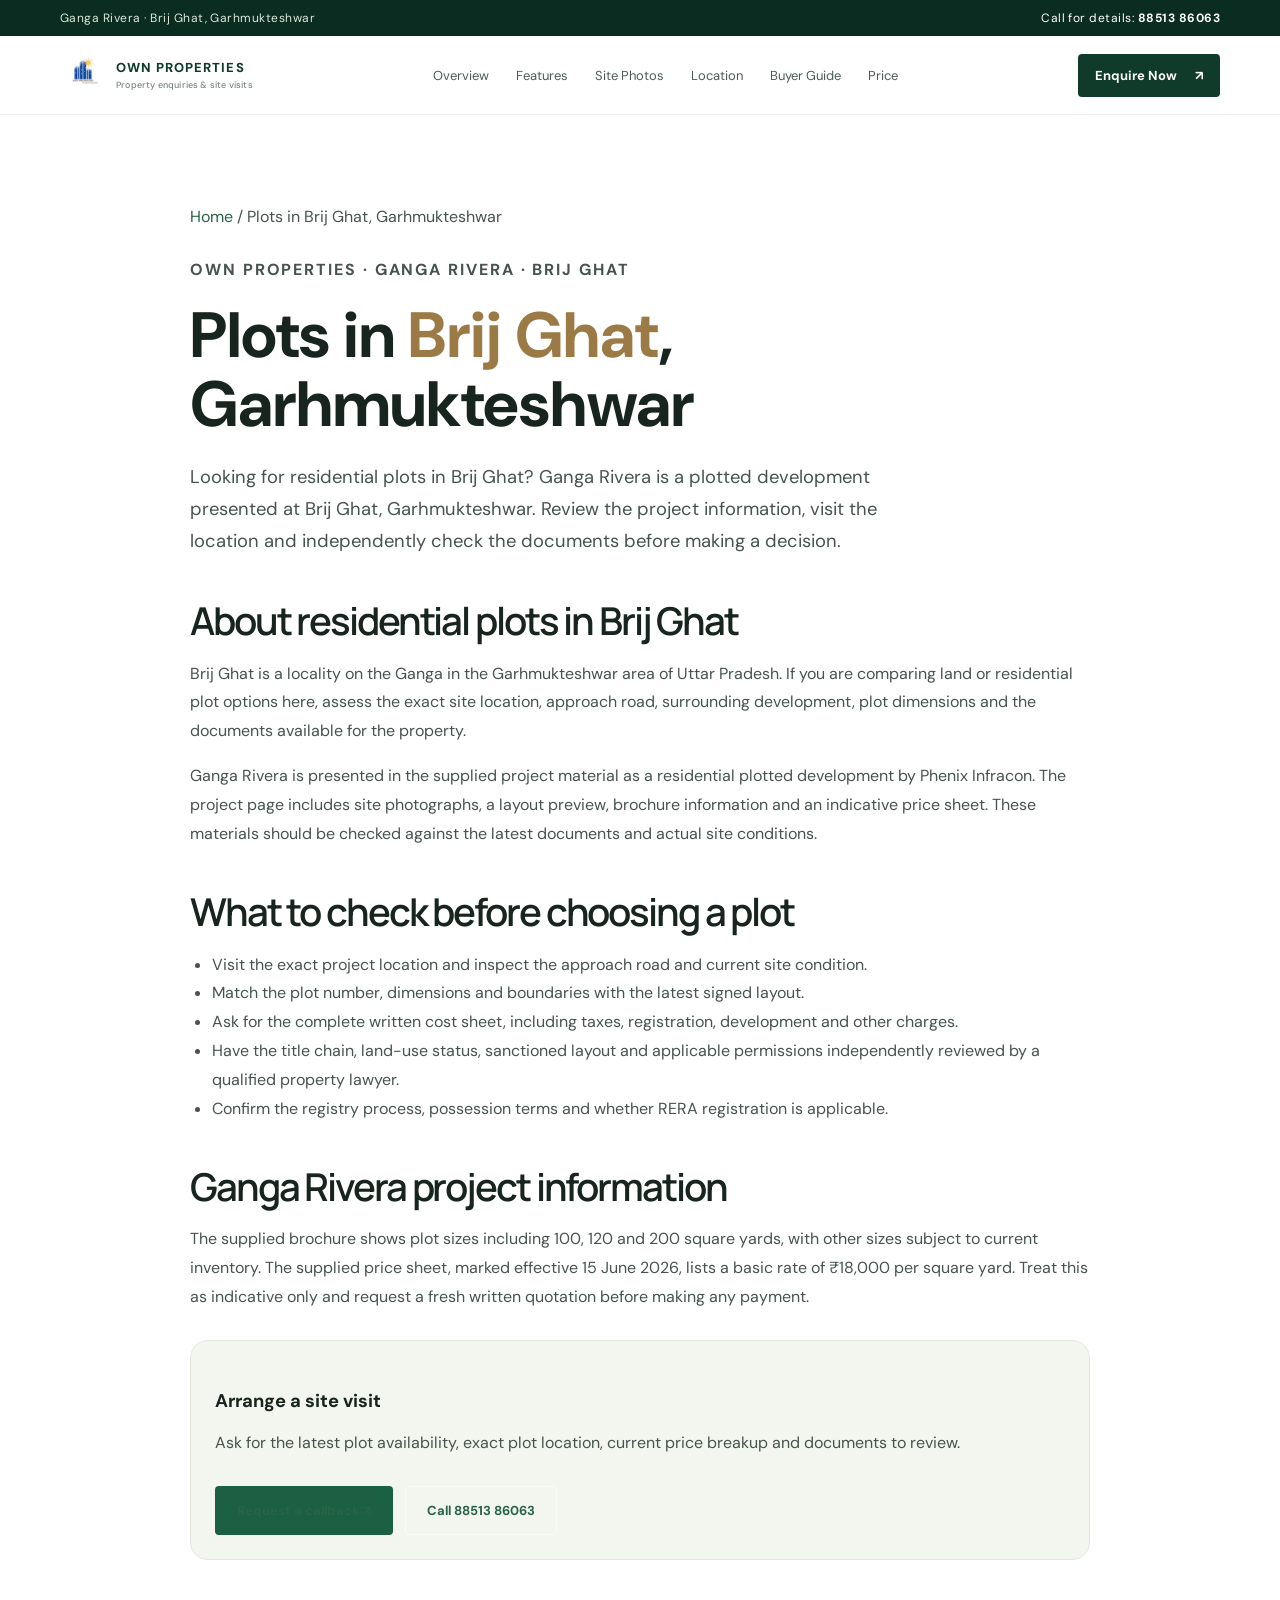
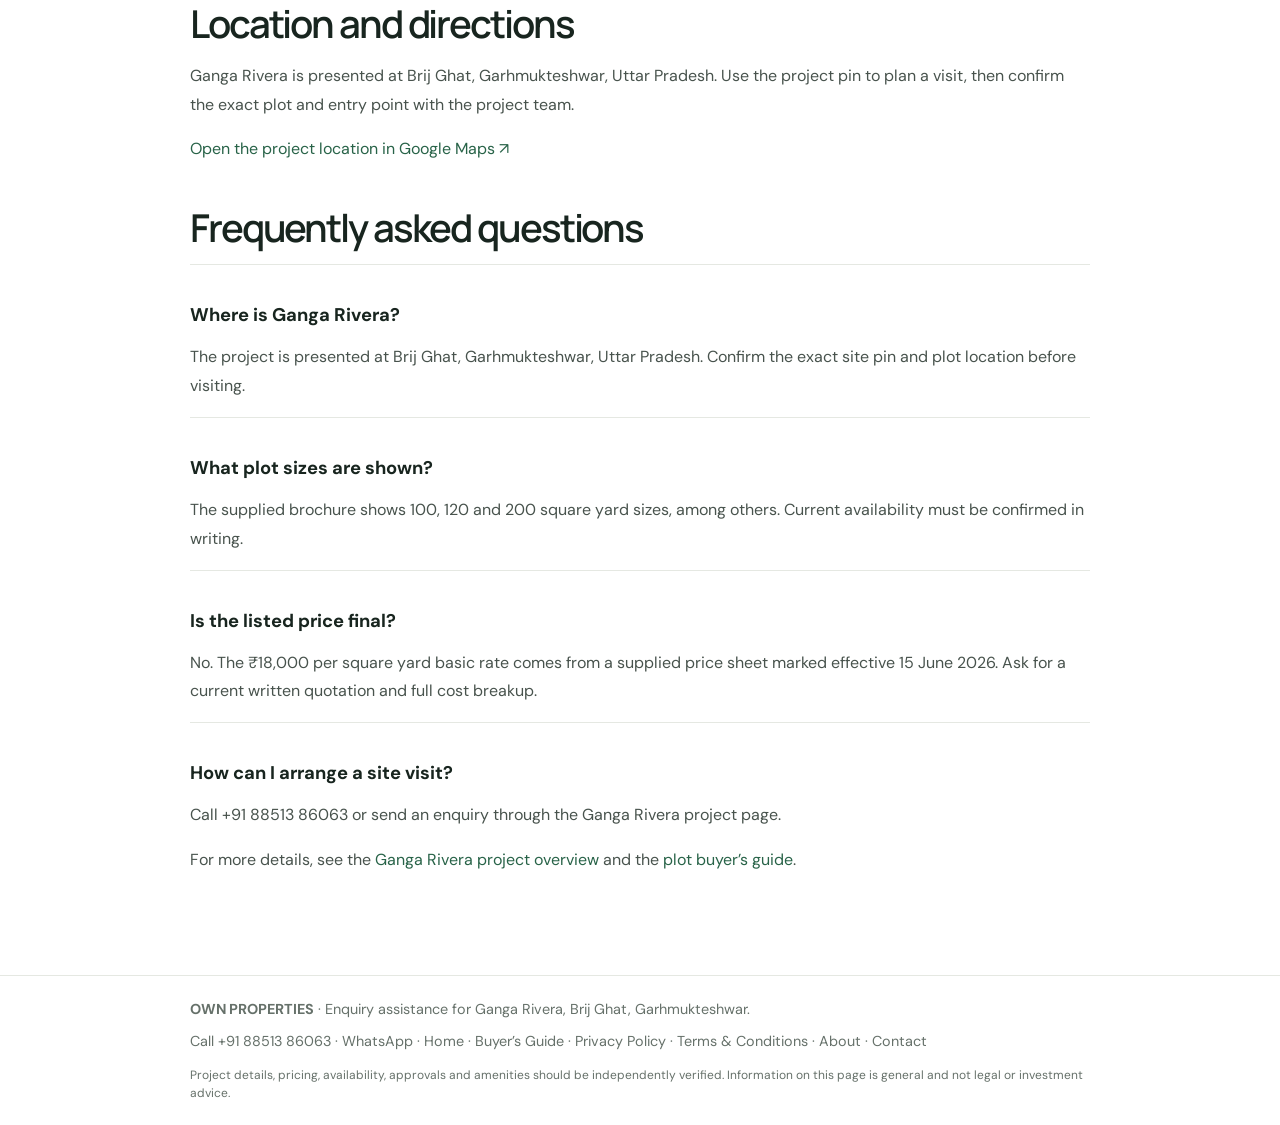
<file: plots-in-brij-ghat.html>
<!doctype html>
<html lang="en-IN">
<head>
  <meta charset="utf-8">
  <meta name="viewport" content="width=device-width, initial-scale=1">
  <meta name="robots" content="index,follow,max-image-preview:large">
  <meta name="theme-color" content="#103b2b">
  <link rel="stylesheet" href="styles.css">
  <link rel="icon" href="assets/own-properties-logo.jpg">
  <link rel="preconnect" href="https://fonts.googleapis.com">
  <link rel="preconnect" href="https://fonts.gstatic.com" crossorigin>
  <link href="https://fonts.googleapis.com/css2?family=DM+Sans:wght@400;500;600;700&family=Manrope:wght@400;500;600;700;800&display=swap" rel="stylesheet">
  
  <title>Plots in Brij Ghat, Garhmukteshwar | Ganga Rivera</title>
  <meta name="description" content="Explore residential plot information for Brij Ghat, Garhmukteshwar. See Ganga Rivera site photographs, layout, indicative pricing and buyer checks. Call 88513 86063.">
  <meta name="keywords" content="plots in Brij Ghat, residential plots Brij Ghat, Brij Ghat property, Ganga Rivera Brij Ghat, plots in Garhmukteshwar">
  <meta name="author" content="Own Properties">
  <link rel="canonical" href="https://gangarivera.ownproperties.in/plots-in-brij-ghat.html">
  <meta property="og:type" content="article">
  <meta property="og:title" content="Plots in Brij Ghat, Garhmukteshwar | Ganga Rivera">
  <meta property="og:description" content="Explore residential plot information for Brij Ghat, Garhmukteshwar. See Ganga Rivera site photographs, layout, indicative pricing and buyer checks. Call 88513 86063.">
  <meta property="og:url" content="https://gangarivera.ownproperties.in/plots-in-brij-ghat.html">
  <script type="application/ld+json">
{
  "@context": "https://schema.org",
  "@type": "WebPage",
  "name": "Plots in Brij Ghat, Garhmukteshwar | Ganga Rivera",
  "description": "Explore residential plot information for Brij Ghat, Garhmukteshwar. See Ganga Rivera site photographs, layout, indicative pricing and buyer checks. Call 88513 86063.",
  "url": "https://gangarivera.ownproperties.in/plots-in-brij-ghat.html",
  "isPartOf": {
    "@type": "WebSite",
    "name": "Ganga Rivera",
    "url": "https://gangarivera.ownproperties.in/"
  },
  "publisher": {
    "@type": "Organization",
    "name": "Own Properties",
    "url": "https://gangarivera.ownproperties.in/"
  }
}
  </script>

</head>
<body>
  <div class="topline"><div class="wrap topline-inner"><span>Ganga Rivera · Brij Ghat, Garhmukteshwar</span><a href="tel:+918851386063">Call for details: <strong>88513 86063</strong></a></div></div>
  <header class="header"><div class="wrap nav">
    <a class="brand" href="index.html" aria-label="Own Properties home"><img src="assets/own-properties-logo.jpg" alt="Own Properties logo"><span>OWN PROPERTIES<small>Property enquiries & site visits</small></span></a>
    <nav><a href="index.html#overview">Overview</a><a href="index.html#features">Features</a><a href="index.html#gallery">Site Photos</a><a href="index.html#location">Location</a><a href="article.html">Buyer Guide</a><a href="index.html#price">Price</a></nav>
    <a class="btn btn-dark nav-cta" href="index.html#enquire">Enquire Now <span>↗</span></a><button class="menu-toggle" aria-label="Open menu" aria-expanded="false">☰</button>
  </div></header>
  <main class="seo-page"><div class="seo-wrap">

    <p class="seo-breadcrumb"><a href="index.html">Home</a> / Plots in Brij Ghat, Garhmukteshwar</p>
    <p class="seo-meta">Own Properties · Ganga Rivera · Brij Ghat</p>
    <h1>Plots in <em>Brij Ghat</em>, Garhmukteshwar</h1>
    <p class="seo-lead">Looking for residential plots in Brij Ghat? Ganga Rivera is a plotted development presented at Brij Ghat, Garhmukteshwar. Review the project information, visit the location and independently check the documents before making a decision.</p>

<h2>About residential plots in Brij Ghat</h2>
<p>Brij Ghat is a locality on the Ganga in the Garhmukteshwar area of Uttar Pradesh. If you are comparing land or residential plot options here, assess the exact site location, approach road, surrounding development, plot dimensions and the documents available for the property.</p>
<p>Ganga Rivera is presented in the supplied project material as a residential plotted development by Phenix Infracon. The project page includes site photographs, a layout preview, brochure information and an indicative price sheet. These materials should be checked against the latest documents and actual site conditions.</p>
<h2>What to check before choosing a plot</h2>
<ul><li>Visit the exact project location and inspect the approach road and current site condition.</li><li>Match the plot number, dimensions and boundaries with the latest signed layout.</li><li>Ask for the complete written cost sheet, including taxes, registration, development and other charges.</li><li>Have the title chain, land-use status, sanctioned layout and applicable permissions independently reviewed by a qualified property lawyer.</li><li>Confirm the registry process, possession terms and whether RERA registration is applicable.</li></ul>
<h2>Ganga Rivera project information</h2>
<p>The supplied brochure shows plot sizes including 100, 120 and 200 square yards, with other sizes subject to current inventory. The supplied price sheet, marked effective 15 June 2026, lists a basic rate of ₹18,000 per square yard. Treat this as indicative only and request a fresh written quotation before making any payment.</p>
<div class="seo-callout"><h3>Arrange a site visit</h3><p>Ask for the latest plot availability, exact plot location, current price breakup and documents to review.</p><div class="seo-links"><a class="btn btn-primary" href="index.html#enquire">Request a callback ↗</a><a class="btn btn-outline" href="tel:+918851386063">Call 88513 86063</a></div></div>
<h2>Location and directions</h2>
<p>Ganga Rivera is presented at Brij Ghat, Garhmukteshwar, Uttar Pradesh. Use the project pin to plan a visit, then confirm the exact plot and entry point with the project team.</p>
<p><a href="https://www.google.com/maps/dir/?api=1&amp;destination=28.7786875%2C78.1698125" target="_blank" rel="noopener">Open the project location in Google Maps ↗</a></p>
<h2>Frequently asked questions</h2>
<div class="seo-faq"><h3>Where is Ganga Rivera?</h3><p>The project is presented at Brij Ghat, Garhmukteshwar, Uttar Pradesh. Confirm the exact site pin and plot location before visiting.</p></div>
<div class="seo-faq"><h3>What plot sizes are shown?</h3><p>The supplied brochure shows 100, 120 and 200 square yard sizes, among others. Current availability must be confirmed in writing.</p></div>
<div class="seo-faq"><h3>Is the listed price final?</h3><p>No. The ₹18,000 per square yard basic rate comes from a supplied price sheet marked effective 15 June 2026. Ask for a current written quotation and full cost breakup.</p></div>
<div class="seo-faq"><h3>How can I arrange a site visit?</h3><p>Call +91 88513 86063 or send an enquiry through the Ganga Rivera project page.</p></div>
<p>For more details, see the <a href="index.html">Ganga Rivera project overview</a> and the <a href="article.html">plot buyer’s guide</a>.</p>

  </div></main>
  <footer class="seo-footer"><div class="seo-wrap">
    <strong>OWN PROPERTIES</strong> · Enquiry assistance for Ganga Rivera, Brij Ghat, Garhmukteshwar.
    <p>Call <a href="tel:+918851386063">+91 88513 86063</a> · <a href="https://wa.me/918851386063?text=Hello%2C%20I%20want%20details%20about%20Ganga%20Rivera%20at%20Brij%20Ghat." target="_blank" rel="noopener">WhatsApp</a> · <a href="index.html">Home</a> · <a href="article.html">Buyer’s Guide</a> · <a href="privacy.html">Privacy Policy</a> · <a href="terms.html">Terms & Conditions</a> · <a href="about.html">About</a> · <a href="contact.html">Contact</a></p>
    <small>Project details, pricing, availability, approvals and amenities should be independently verified. Information on this page is general and not legal or investment advice.</small>
  </div></footer>
<script src="script.js"></script></body>
</html>
</file>
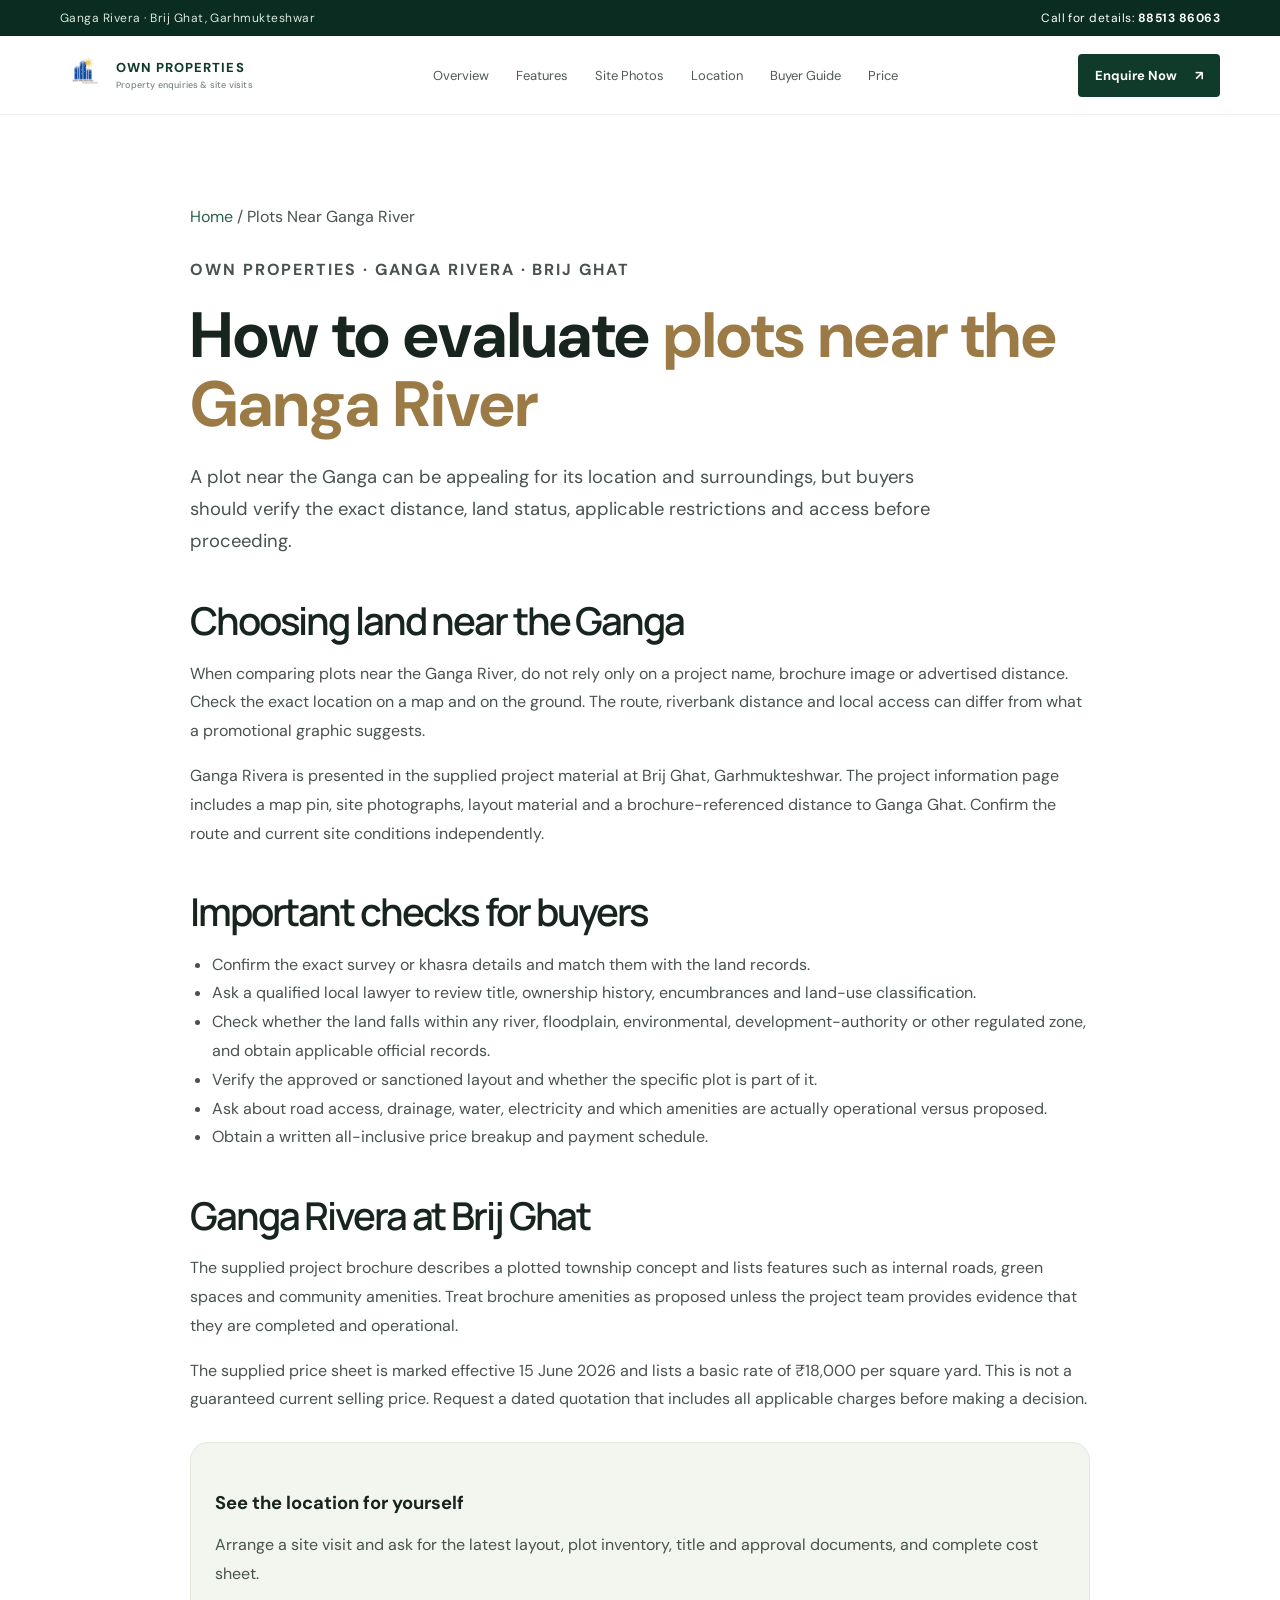
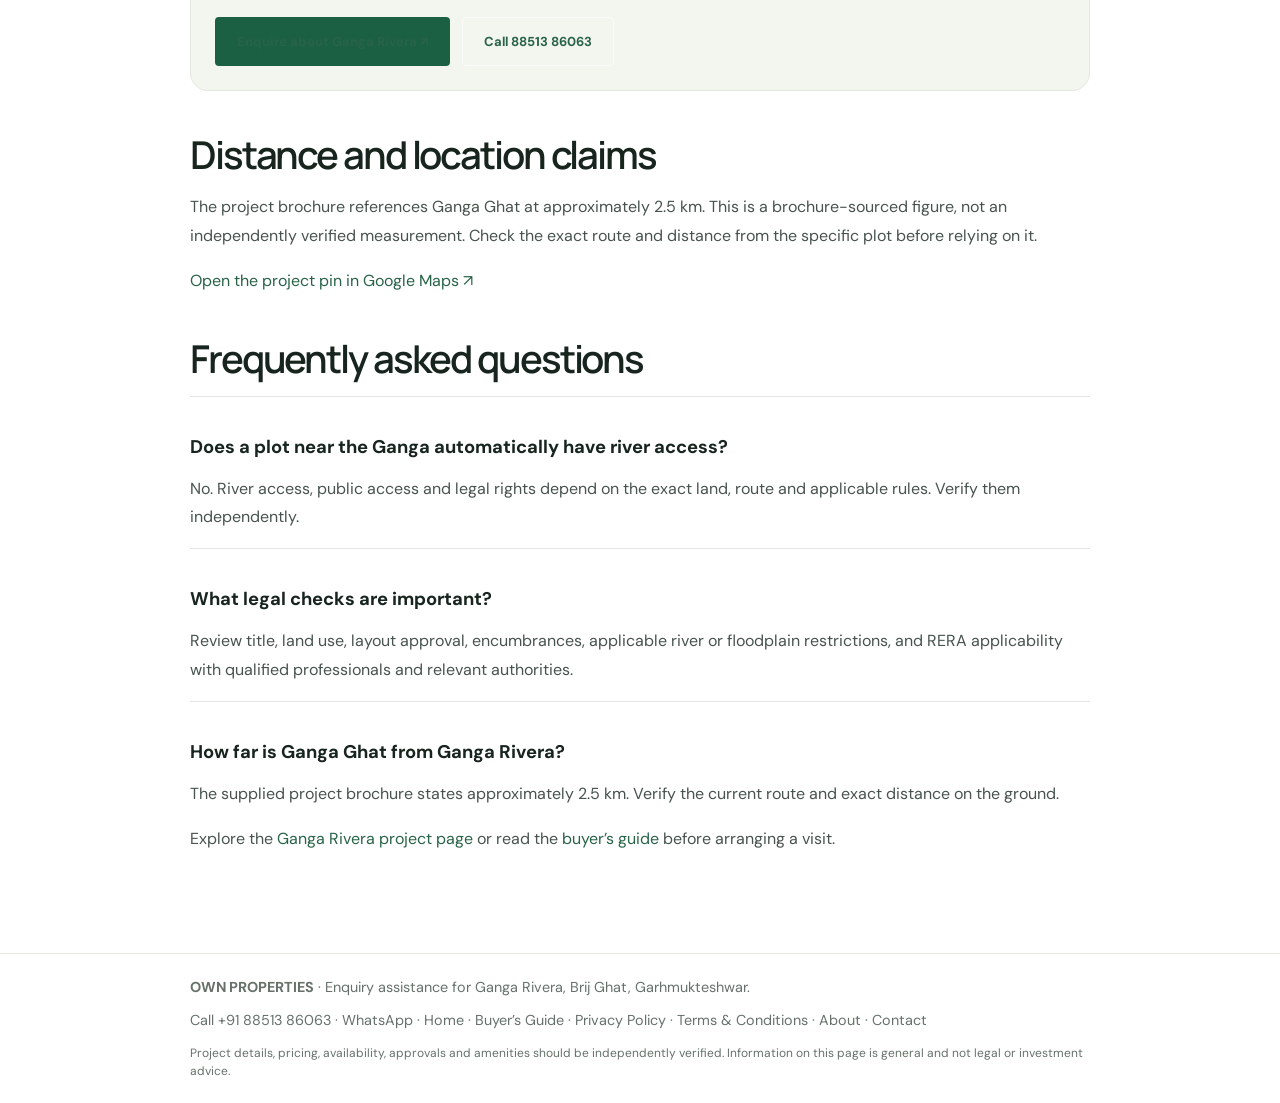
<file: plots-near-ganga-river.html>
<!doctype html>
<html lang="en-IN">
<head>
  <meta charset="utf-8">
  <meta name="viewport" content="width=device-width, initial-scale=1">
  <meta name="robots" content="index,follow,max-image-preview:large">
  <meta name="theme-color" content="#103b2b">
  <link rel="stylesheet" href="styles.css">
  <link rel="icon" href="assets/own-properties-logo.jpg">
  <link rel="preconnect" href="https://fonts.googleapis.com">
  <link rel="preconnect" href="https://fonts.gstatic.com" crossorigin>
  <link href="https://fonts.googleapis.com/css2?family=DM+Sans:wght@400;500;600;700&family=Manrope:wght@400;500;600;700;800&display=swap" rel="stylesheet">
  
  <title>Plots Near Ganga River | Ganga Rivera, Brij Ghat</title>
  <meta name="description" content="Learn what to check when comparing plots near the Ganga River at Brij Ghat, Garhmukteshwar. Explore Ganga Rivera project information and arrange a site visit.">
  <meta name="keywords" content="plots near Ganga River, land near Ganga, residential plots near Ganga, Ganga Rivera, Brij Ghat plots">
  <meta name="author" content="Own Properties">
  <link rel="canonical" href="https://gangarivera.ownproperties.in/plots-near-ganga-river.html">
  <meta property="og:type" content="article">
  <meta property="og:title" content="Plots Near Ganga River | Ganga Rivera, Brij Ghat">
  <meta property="og:description" content="Learn what to check when comparing plots near the Ganga River at Brij Ghat, Garhmukteshwar. Explore Ganga Rivera project information and arrange a site visit.">
  <meta property="og:url" content="https://gangarivera.ownproperties.in/plots-near-ganga-river.html">
  <script type="application/ld+json">
{
  "@context": "https://schema.org",
  "@type": "WebPage",
  "name": "Plots Near Ganga River | Ganga Rivera, Brij Ghat",
  "description": "Learn what to check when comparing plots near the Ganga River at Brij Ghat, Garhmukteshwar. Explore Ganga Rivera project information and arrange a site visit.",
  "url": "https://gangarivera.ownproperties.in/plots-near-ganga-river.html",
  "isPartOf": {
    "@type": "WebSite",
    "name": "Ganga Rivera",
    "url": "https://gangarivera.ownproperties.in/"
  },
  "publisher": {
    "@type": "Organization",
    "name": "Own Properties",
    "url": "https://gangarivera.ownproperties.in/"
  }
}
  </script>

</head>
<body>
  <div class="topline"><div class="wrap topline-inner"><span>Ganga Rivera · Brij Ghat, Garhmukteshwar</span><a href="tel:+918851386063">Call for details: <strong>88513 86063</strong></a></div></div>
  <header class="header"><div class="wrap nav">
    <a class="brand" href="index.html" aria-label="Own Properties home"><img src="assets/own-properties-logo.jpg" alt="Own Properties logo"><span>OWN PROPERTIES<small>Property enquiries & site visits</small></span></a>
    <nav><a href="index.html#overview">Overview</a><a href="index.html#features">Features</a><a href="index.html#gallery">Site Photos</a><a href="index.html#location">Location</a><a href="article.html">Buyer Guide</a><a href="index.html#price">Price</a></nav>
    <a class="btn btn-dark nav-cta" href="index.html#enquire">Enquire Now <span>↗</span></a><button class="menu-toggle" aria-label="Open menu" aria-expanded="false">☰</button>
  </div></header>
  <main class="seo-page"><div class="seo-wrap">

    <p class="seo-breadcrumb"><a href="index.html">Home</a> / Plots Near Ganga River</p>
    <p class="seo-meta">Own Properties · Ganga Rivera · Brij Ghat</p>
    <h1>How to evaluate <em>plots near the Ganga River</em></h1>
    <p class="seo-lead">A plot near the Ganga can be appealing for its location and surroundings, but buyers should verify the exact distance, land status, applicable restrictions and access before proceeding.</p>

<h2>Choosing land near the Ganga</h2>
<p>When comparing plots near the Ganga River, do not rely only on a project name, brochure image or advertised distance. Check the exact location on a map and on the ground. The route, riverbank distance and local access can differ from what a promotional graphic suggests.</p>
<p>Ganga Rivera is presented in the supplied project material at Brij Ghat, Garhmukteshwar. The project information page includes a map pin, site photographs, layout material and a brochure-referenced distance to Ganga Ghat. Confirm the route and current site conditions independently.</p>
<h2>Important checks for buyers</h2>
<ul><li>Confirm the exact survey or khasra details and match them with the land records.</li><li>Ask a qualified local lawyer to review title, ownership history, encumbrances and land-use classification.</li><li>Check whether the land falls within any river, floodplain, environmental, development-authority or other regulated zone, and obtain applicable official records.</li><li>Verify the approved or sanctioned layout and whether the specific plot is part of it.</li><li>Ask about road access, drainage, water, electricity and which amenities are actually operational versus proposed.</li><li>Obtain a written all-inclusive price breakup and payment schedule.</li></ul>
<h2>Ganga Rivera at Brij Ghat</h2>
<p>The supplied project brochure describes a plotted township concept and lists features such as internal roads, green spaces and community amenities. Treat brochure amenities as proposed unless the project team provides evidence that they are completed and operational.</p>
<p>The supplied price sheet is marked effective 15 June 2026 and lists a basic rate of ₹18,000 per square yard. This is not a guaranteed current selling price. Request a dated quotation that includes all applicable charges before making a decision.</p>
<div class="seo-callout"><h3>See the location for yourself</h3><p>Arrange a site visit and ask for the latest layout, plot inventory, title and approval documents, and complete cost sheet.</p><div class="seo-links"><a class="btn btn-primary" href="index.html#enquire">Enquire about Ganga Rivera ↗</a><a class="btn btn-outline" href="tel:+918851386063">Call 88513 86063</a></div></div>
<h2>Distance and location claims</h2>
<p>The project brochure references Ganga Ghat at approximately 2.5 km. This is a brochure-sourced figure, not an independently verified measurement. Check the exact route and distance from the specific plot before relying on it.</p>
<p><a href="https://www.google.com/maps/dir/?api=1&amp;destination=28.7786875%2C78.1698125" target="_blank" rel="noopener">Open the project pin in Google Maps ↗</a></p>
<h2>Frequently asked questions</h2>
<div class="seo-faq"><h3>Does a plot near the Ganga automatically have river access?</h3><p>No. River access, public access and legal rights depend on the exact land, route and applicable rules. Verify them independently.</p></div>
<div class="seo-faq"><h3>What legal checks are important?</h3><p>Review title, land use, layout approval, encumbrances, applicable river or floodplain restrictions, and RERA applicability with qualified professionals and relevant authorities.</p></div>
<div class="seo-faq"><h3>How far is Ganga Ghat from Ganga Rivera?</h3><p>The supplied project brochure states approximately 2.5 km. Verify the current route and exact distance on the ground.</p></div>
<p>Explore the <a href="index.html">Ganga Rivera project page</a> or read the <a href="article.html">buyer’s guide</a> before arranging a visit.</p>

  </div></main>
  <footer class="seo-footer"><div class="seo-wrap">
    <strong>OWN PROPERTIES</strong> · Enquiry assistance for Ganga Rivera, Brij Ghat, Garhmukteshwar.
    <p>Call <a href="tel:+918851386063">+91 88513 86063</a> · <a href="https://wa.me/918851386063?text=Hello%2C%20I%20want%20details%20about%20Ganga%20Rivera%20at%20Brij%20Ghat." target="_blank" rel="noopener">WhatsApp</a> · <a href="index.html">Home</a> · <a href="article.html">Buyer’s Guide</a> · <a href="privacy.html">Privacy Policy</a> · <a href="terms.html">Terms & Conditions</a> · <a href="about.html">About</a> · <a href="contact.html">Contact</a></p>
    <small>Project details, pricing, availability, approvals and amenities should be independently verified. Information on this page is general and not legal or investment advice.</small>
  </div></footer>
<script src="script.js"></script></body>
</html>
</file>
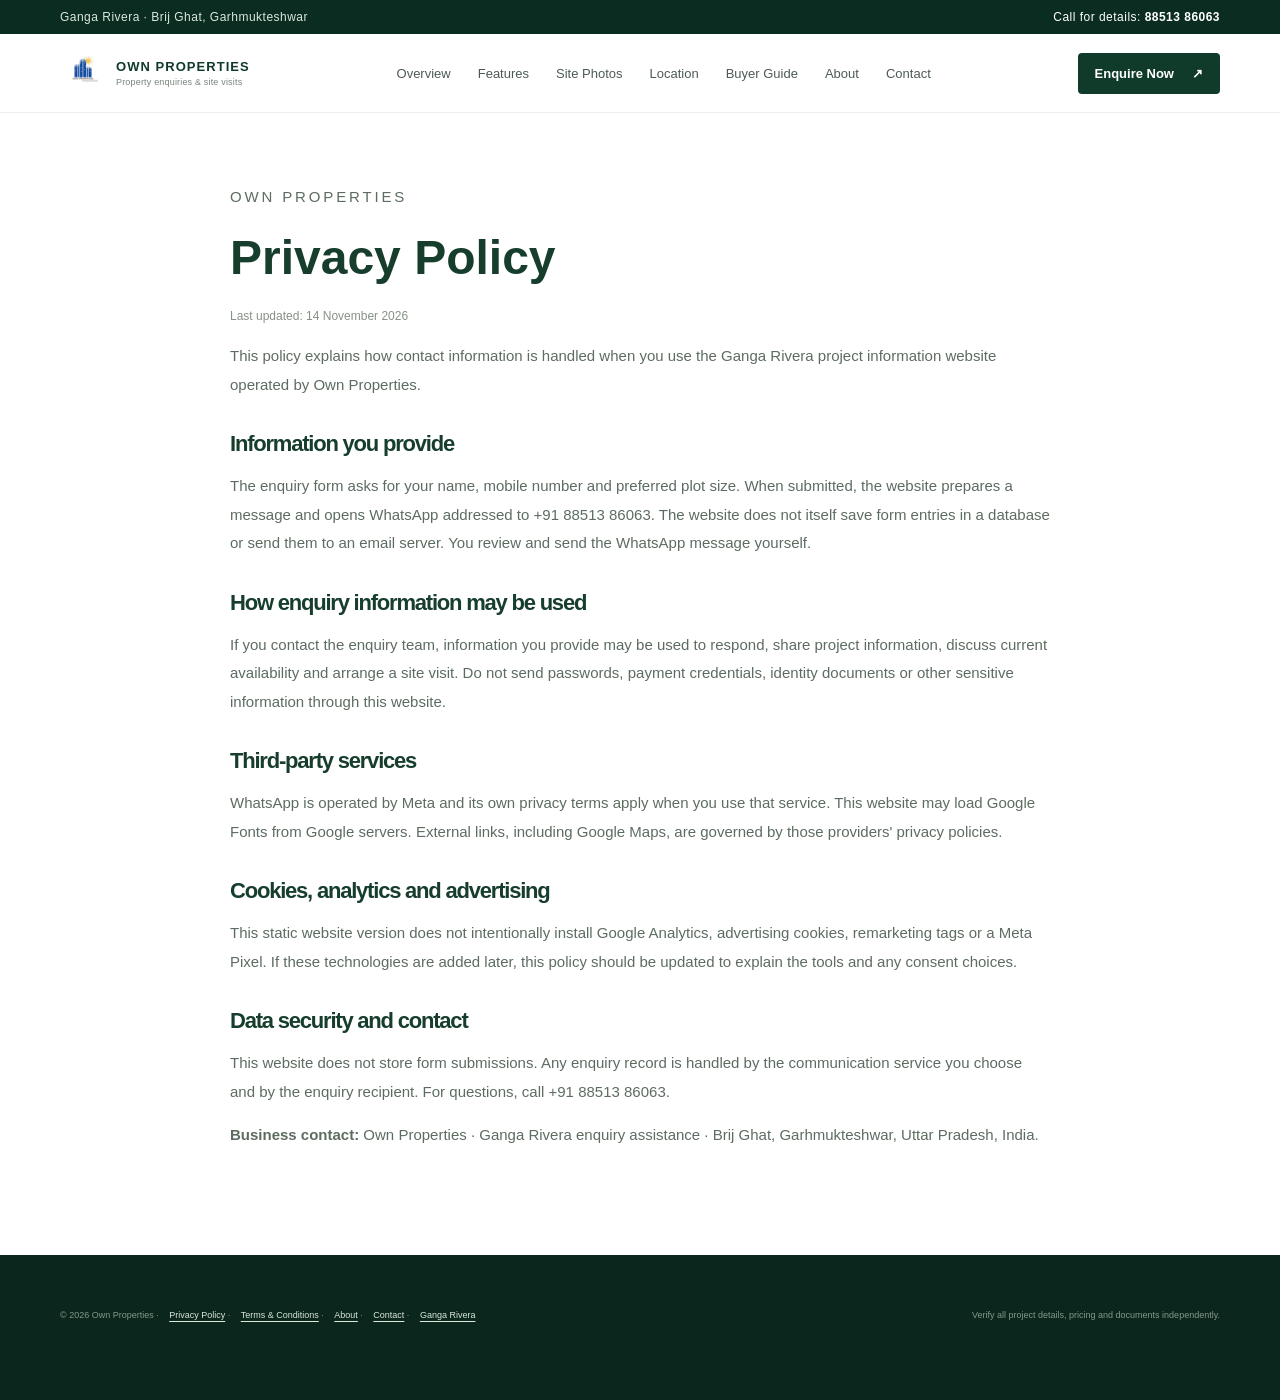
<file: privacy.html>
<!doctype html><html lang="en-IN"><head><meta charset="utf-8"><meta name="viewport" content="width=device-width,initial-scale=1">
<title>Privacy Policy | Ganga Rivera Enquiries | Own Properties</title><meta name="description" content="Read how Own Properties handles contact details shared through the Ganga Rivera enquiry page, including WhatsApp handoff and third-party services."><meta name="robots" content="index,follow">
<link rel="canonical" href="https://gangarivera.ownproperties.in/privacy.html"><link rel="stylesheet" href="styles.css"></head><body><div class="topline"><div class="wrap topline-inner"><span>Ganga Rivera · Brij Ghat, Garhmukteshwar</span><a href="tel:+918851386063">Call for details: <strong>88513 86063</strong></a></div></div>
<header class="header"><div class="wrap nav"><a class="brand" href="index.html"><img src="assets/own-properties-logo.jpg" alt="Own Properties logo"><span>OWN PROPERTIES<small>Property enquiries & site visits</small></span></a><nav><a href="index.html#overview">Overview</a><a href="index.html#features">Features</a><a href="index.html#gallery">Site Photos</a><a href="index.html#location">Location</a><a href="article.html">Buyer Guide</a><a href="about.html">About</a><a href="contact.html">Contact</a></nav><a class="btn btn-dark nav-cta" href="index.html#enquire">Enquire Now <span>↗</span></a><button class="menu-toggle" aria-label="Open menu" aria-expanded="false">☰</button></div></header>
<main class="wrap legal-page"><p class="kicker">OWN PROPERTIES</p><h1>Privacy Policy</h1><p class="legal-updated">Last updated: 14 November 2026</p>
<p>This policy explains how contact information is handled when you use the Ganga Rivera project information website operated by Own Properties.</p>
<h2>Information you provide</h2><p>The enquiry form asks for your name, mobile number and preferred plot size. When submitted, the website prepares a message and opens WhatsApp addressed to +91 88513 86063. The website does not itself save form entries in a database or send them to an email server. You review and send the WhatsApp message yourself.</p>
<h2>How enquiry information may be used</h2><p>If you contact the enquiry team, information you provide may be used to respond, share project information, discuss current availability and arrange a site visit. Do not send passwords, payment credentials, identity documents or other sensitive information through this website.</p>
<h2>Third-party services</h2><p>WhatsApp is operated by Meta and its own privacy terms apply when you use that service. This website may load Google Fonts from Google servers. External links, including Google Maps, are governed by those providers' privacy policies.</p>
<h2>Cookies, analytics and advertising</h2><p>This static website version does not intentionally install Google Analytics, advertising cookies, remarketing tags or a Meta Pixel. If these technologies are added later, this policy should be updated to explain the tools and any consent choices.</p>
<h2>Data security and contact</h2><p>This website does not store form submissions. Any enquiry record is handled by the communication service you choose and by the enquiry recipient. For questions, call <a href="tel:+918851386063">+91 88513 86063</a>.</p>
<p><strong>Business contact:</strong> Own Properties · Ganga Rivera enquiry assistance · Brij Ghat, Garhmukteshwar, Uttar Pradesh, India.</p></main><footer class="footer"><div class="wrap footer-bottom"><span>© <span id="year"></span> Own Properties · <a href="privacy.html">Privacy Policy</a> · <a href="terms.html">Terms & Conditions</a> · <a href="about.html">About</a> · <a href="contact.html">Contact</a> · <a href="index.html">Ganga Rivera</a></span><span>Verify all project details, pricing and documents independently.</span></div></footer><script>document.querySelectorAll("#year").forEach(el=>el.textContent=new Date().getFullYear());</script><script src="script.js"></script></body></html>
</file>
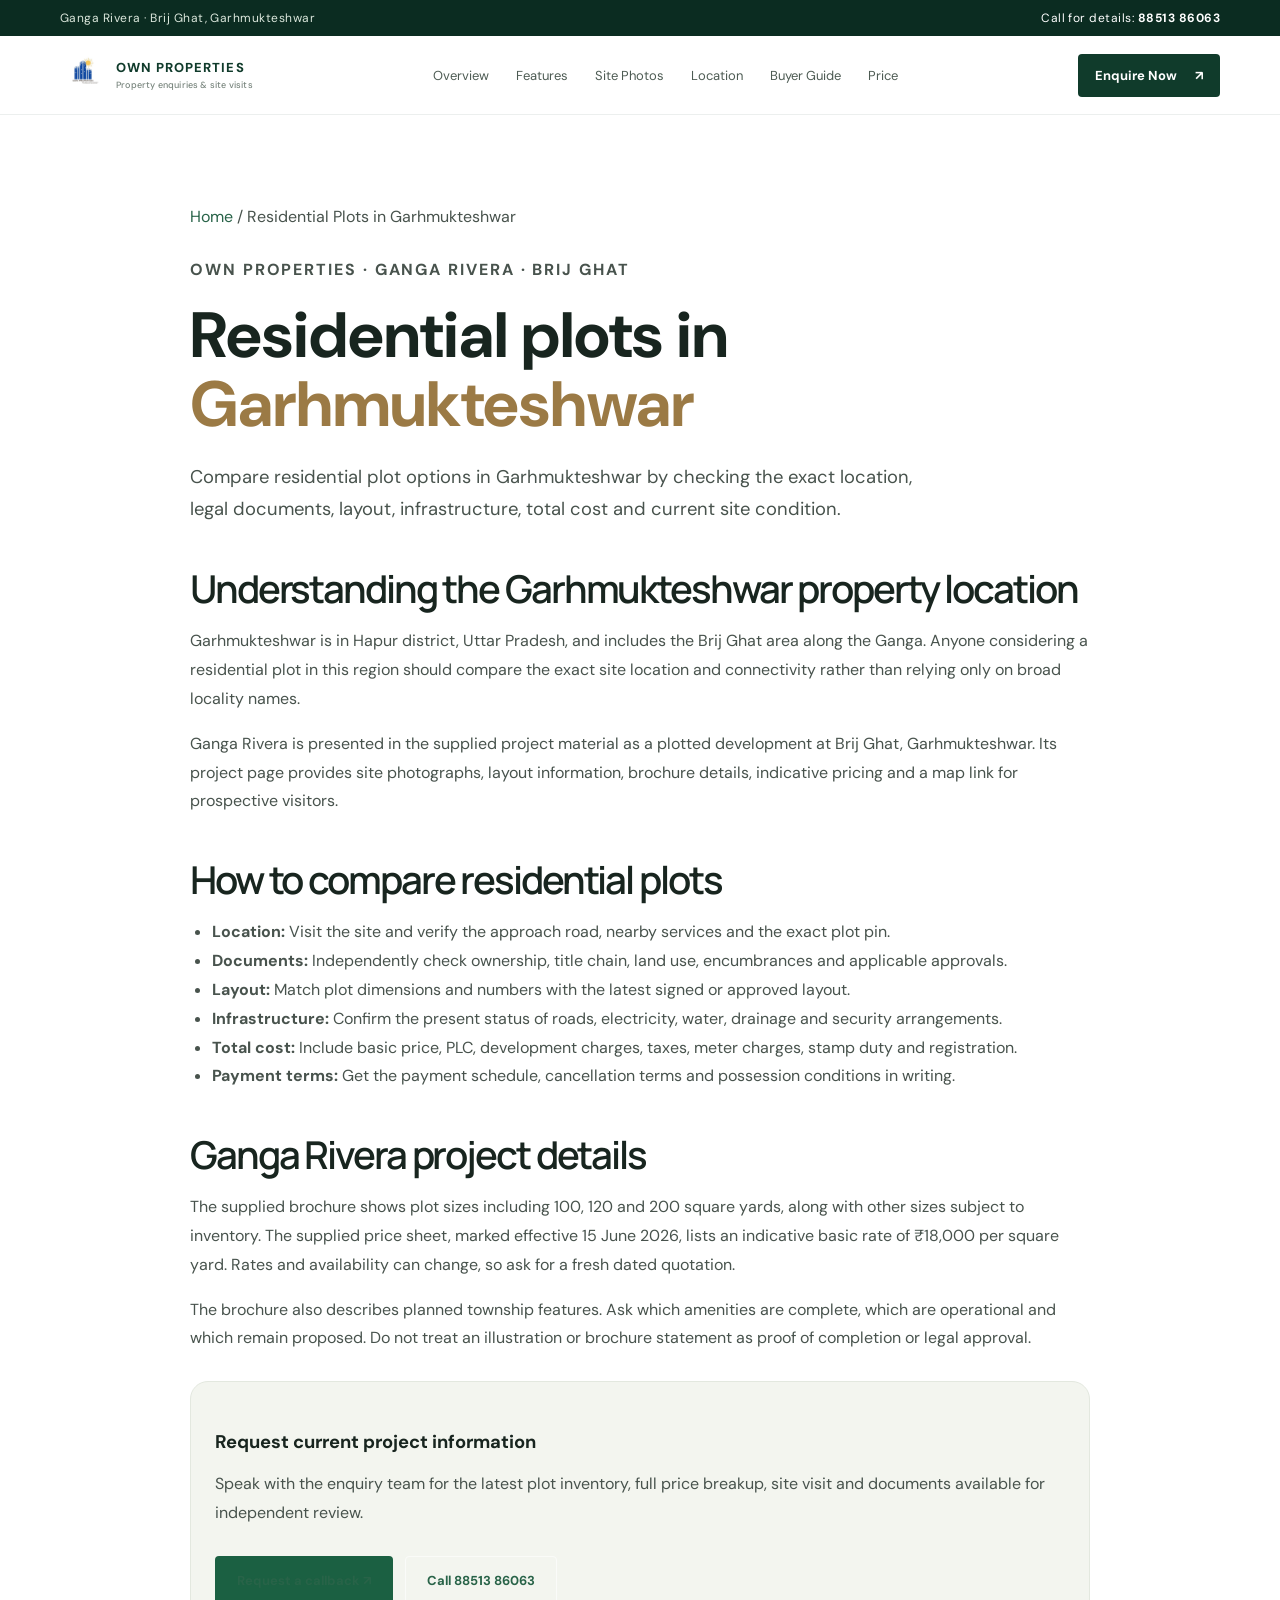
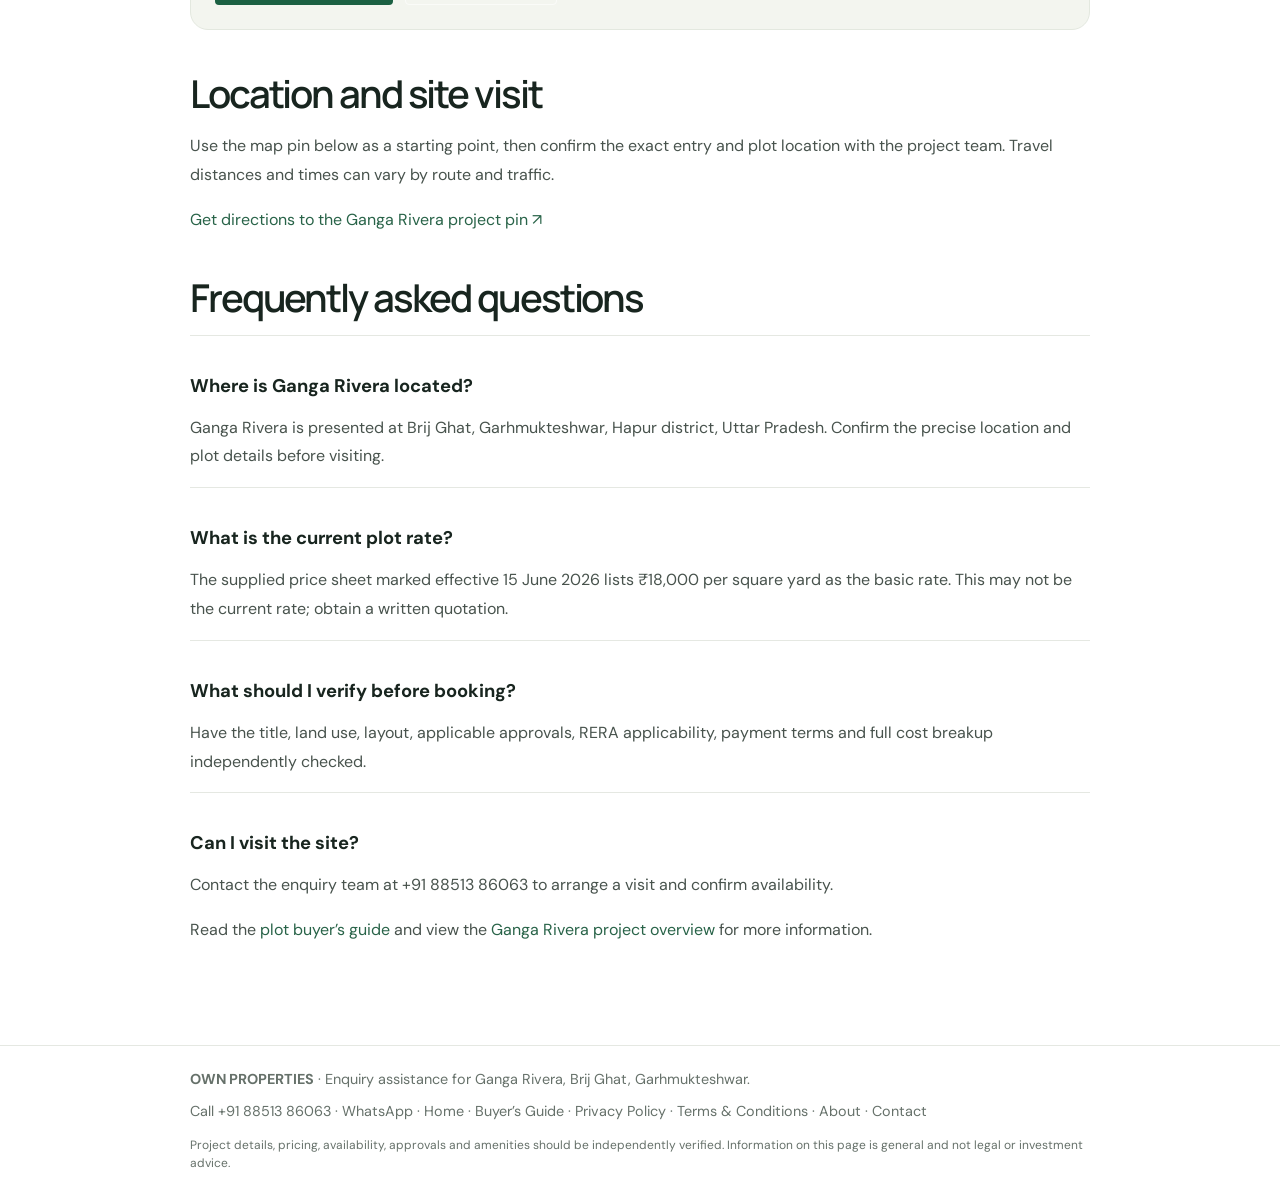
<file: residential-plots-in-garhmukteshwar.html>
<!doctype html>
<html lang="en-IN">
<head>
  <meta charset="utf-8">
  <meta name="viewport" content="width=device-width, initial-scale=1">
  <meta name="robots" content="index,follow,max-image-preview:large">
  <meta name="theme-color" content="#103b2b">
  <link rel="stylesheet" href="styles.css">
  <link rel="icon" href="assets/own-properties-logo.jpg">
  <link rel="preconnect" href="https://fonts.googleapis.com">
  <link rel="preconnect" href="https://fonts.gstatic.com" crossorigin>
  <link href="https://fonts.googleapis.com/css2?family=DM+Sans:wght@400;500;600;700&family=Manrope:wght@400;500;600;700;800&display=swap" rel="stylesheet">
  
  <title>Residential Plots in Garhmukteshwar | Ganga Rivera</title>
  <meta name="description" content="A practical guide to evaluating residential plots in Garhmukteshwar, Uttar Pradesh, with project information for Ganga Rivera at Brij Ghat.">
  <meta name="keywords" content="residential plots in Garhmukteshwar, plots in Garhmukteshwar, property in Garhmukteshwar, plots in Hapur, Ganga Rivera Brij Ghat">
  <meta name="author" content="Own Properties">
  <link rel="canonical" href="https://gangarivera.ownproperties.in/residential-plots-in-garhmukteshwar.html">
  <meta property="og:type" content="article">
  <meta property="og:title" content="Residential Plots in Garhmukteshwar | Ganga Rivera">
  <meta property="og:description" content="A practical guide to evaluating residential plots in Garhmukteshwar, Uttar Pradesh, with project information for Ganga Rivera at Brij Ghat.">
  <meta property="og:url" content="https://gangarivera.ownproperties.in/residential-plots-in-garhmukteshwar.html">
  <script type="application/ld+json">
{
  "@context": "https://schema.org",
  "@type": "WebPage",
  "name": "Residential Plots in Garhmukteshwar | Ganga Rivera",
  "description": "A practical guide to evaluating residential plots in Garhmukteshwar, Uttar Pradesh, with project information for Ganga Rivera at Brij Ghat.",
  "url": "https://gangarivera.ownproperties.in/residential-plots-in-garhmukteshwar.html",
  "isPartOf": {
    "@type": "WebSite",
    "name": "Ganga Rivera",
    "url": "https://gangarivera.ownproperties.in/"
  },
  "publisher": {
    "@type": "Organization",
    "name": "Own Properties",
    "url": "https://gangarivera.ownproperties.in/"
  }
}
  </script>

</head>
<body>
  <div class="topline"><div class="wrap topline-inner"><span>Ganga Rivera · Brij Ghat, Garhmukteshwar</span><a href="tel:+918851386063">Call for details: <strong>88513 86063</strong></a></div></div>
  <header class="header"><div class="wrap nav">
    <a class="brand" href="index.html" aria-label="Own Properties home"><img src="assets/own-properties-logo.jpg" alt="Own Properties logo"><span>OWN PROPERTIES<small>Property enquiries & site visits</small></span></a>
    <nav><a href="index.html#overview">Overview</a><a href="index.html#features">Features</a><a href="index.html#gallery">Site Photos</a><a href="index.html#location">Location</a><a href="article.html">Buyer Guide</a><a href="index.html#price">Price</a></nav>
    <a class="btn btn-dark nav-cta" href="index.html#enquire">Enquire Now <span>↗</span></a><button class="menu-toggle" aria-label="Open menu" aria-expanded="false">☰</button>
  </div></header>
  <main class="seo-page"><div class="seo-wrap">

    <p class="seo-breadcrumb"><a href="index.html">Home</a> / Residential Plots in Garhmukteshwar</p>
    <p class="seo-meta">Own Properties · Ganga Rivera · Brij Ghat</p>
    <h1>Residential plots in <em>Garhmukteshwar</em></h1>
    <p class="seo-lead">Compare residential plot options in Garhmukteshwar by checking the exact location, legal documents, layout, infrastructure, total cost and current site condition.</p>

<h2>Understanding the Garhmukteshwar property location</h2>
<p>Garhmukteshwar is in Hapur district, Uttar Pradesh, and includes the Brij Ghat area along the Ganga. Anyone considering a residential plot in this region should compare the exact site location and connectivity rather than relying only on broad locality names.</p>
<p>Ganga Rivera is presented in the supplied project material as a plotted development at Brij Ghat, Garhmukteshwar. Its project page provides site photographs, layout information, brochure details, indicative pricing and a map link for prospective visitors.</p>
<h2>How to compare residential plots</h2>
<ul><li><strong>Location:</strong> Visit the site and verify the approach road, nearby services and the exact plot pin.</li><li><strong>Documents:</strong> Independently check ownership, title chain, land use, encumbrances and applicable approvals.</li><li><strong>Layout:</strong> Match plot dimensions and numbers with the latest signed or approved layout.</li><li><strong>Infrastructure:</strong> Confirm the present status of roads, electricity, water, drainage and security arrangements.</li><li><strong>Total cost:</strong> Include basic price, PLC, development charges, taxes, meter charges, stamp duty and registration.</li><li><strong>Payment terms:</strong> Get the payment schedule, cancellation terms and possession conditions in writing.</li></ul>
<h2>Ganga Rivera project details</h2>
<p>The supplied brochure shows plot sizes including 100, 120 and 200 square yards, along with other sizes subject to inventory. The supplied price sheet, marked effective 15 June 2026, lists an indicative basic rate of ₹18,000 per square yard. Rates and availability can change, so ask for a fresh dated quotation.</p>
<p>The brochure also describes planned township features. Ask which amenities are complete, which are operational and which remain proposed. Do not treat an illustration or brochure statement as proof of completion or legal approval.</p>
<div class="seo-callout"><h3>Request current project information</h3><p>Speak with the enquiry team for the latest plot inventory, full price breakup, site visit and documents available for independent review.</p><div class="seo-links"><a class="btn btn-primary" href="index.html#enquire">Request a callback ↗</a><a class="btn btn-outline" href="tel:+918851386063">Call 88513 86063</a></div></div>
<h2>Location and site visit</h2>
<p>Use the map pin below as a starting point, then confirm the exact entry and plot location with the project team. Travel distances and times can vary by route and traffic.</p>
<p><a href="https://www.google.com/maps/dir/?api=1&amp;destination=28.7786875%2C78.1698125" target="_blank" rel="noopener">Get directions to the Ganga Rivera project pin ↗</a></p>
<h2>Frequently asked questions</h2>
<div class="seo-faq"><h3>Where is Ganga Rivera located?</h3><p>Ganga Rivera is presented at Brij Ghat, Garhmukteshwar, Hapur district, Uttar Pradesh. Confirm the precise location and plot details before visiting.</p></div>
<div class="seo-faq"><h3>What is the current plot rate?</h3><p>The supplied price sheet marked effective 15 June 2026 lists ₹18,000 per square yard as the basic rate. This may not be the current rate; obtain a written quotation.</p></div>
<div class="seo-faq"><h3>What should I verify before booking?</h3><p>Have the title, land use, layout, applicable approvals, RERA applicability, payment terms and full cost breakup independently checked.</p></div>
<div class="seo-faq"><h3>Can I visit the site?</h3><p>Contact the enquiry team at +91 88513 86063 to arrange a visit and confirm availability.</p></div>
<p>Read the <a href="article.html">plot buyer’s guide</a> and view the <a href="index.html">Ganga Rivera project overview</a> for more information.</p>

  </div></main>
  <footer class="seo-footer"><div class="seo-wrap">
    <strong>OWN PROPERTIES</strong> · Enquiry assistance for Ganga Rivera, Brij Ghat, Garhmukteshwar.
    <p>Call <a href="tel:+918851386063">+91 88513 86063</a> · <a href="https://wa.me/918851386063?text=Hello%2C%20I%20want%20details%20about%20Ganga%20Rivera%20at%20Brij%20Ghat." target="_blank" rel="noopener">WhatsApp</a> · <a href="index.html">Home</a> · <a href="article.html">Buyer’s Guide</a> · <a href="privacy.html">Privacy Policy</a> · <a href="terms.html">Terms & Conditions</a> · <a href="about.html">About</a> · <a href="contact.html">Contact</a></p>
    <small>Project details, pricing, availability, approvals and amenities should be independently verified. Information on this page is general and not legal or investment advice.</small>
  </div></footer>
<script src="script.js"></script></body>
</html>
</file>
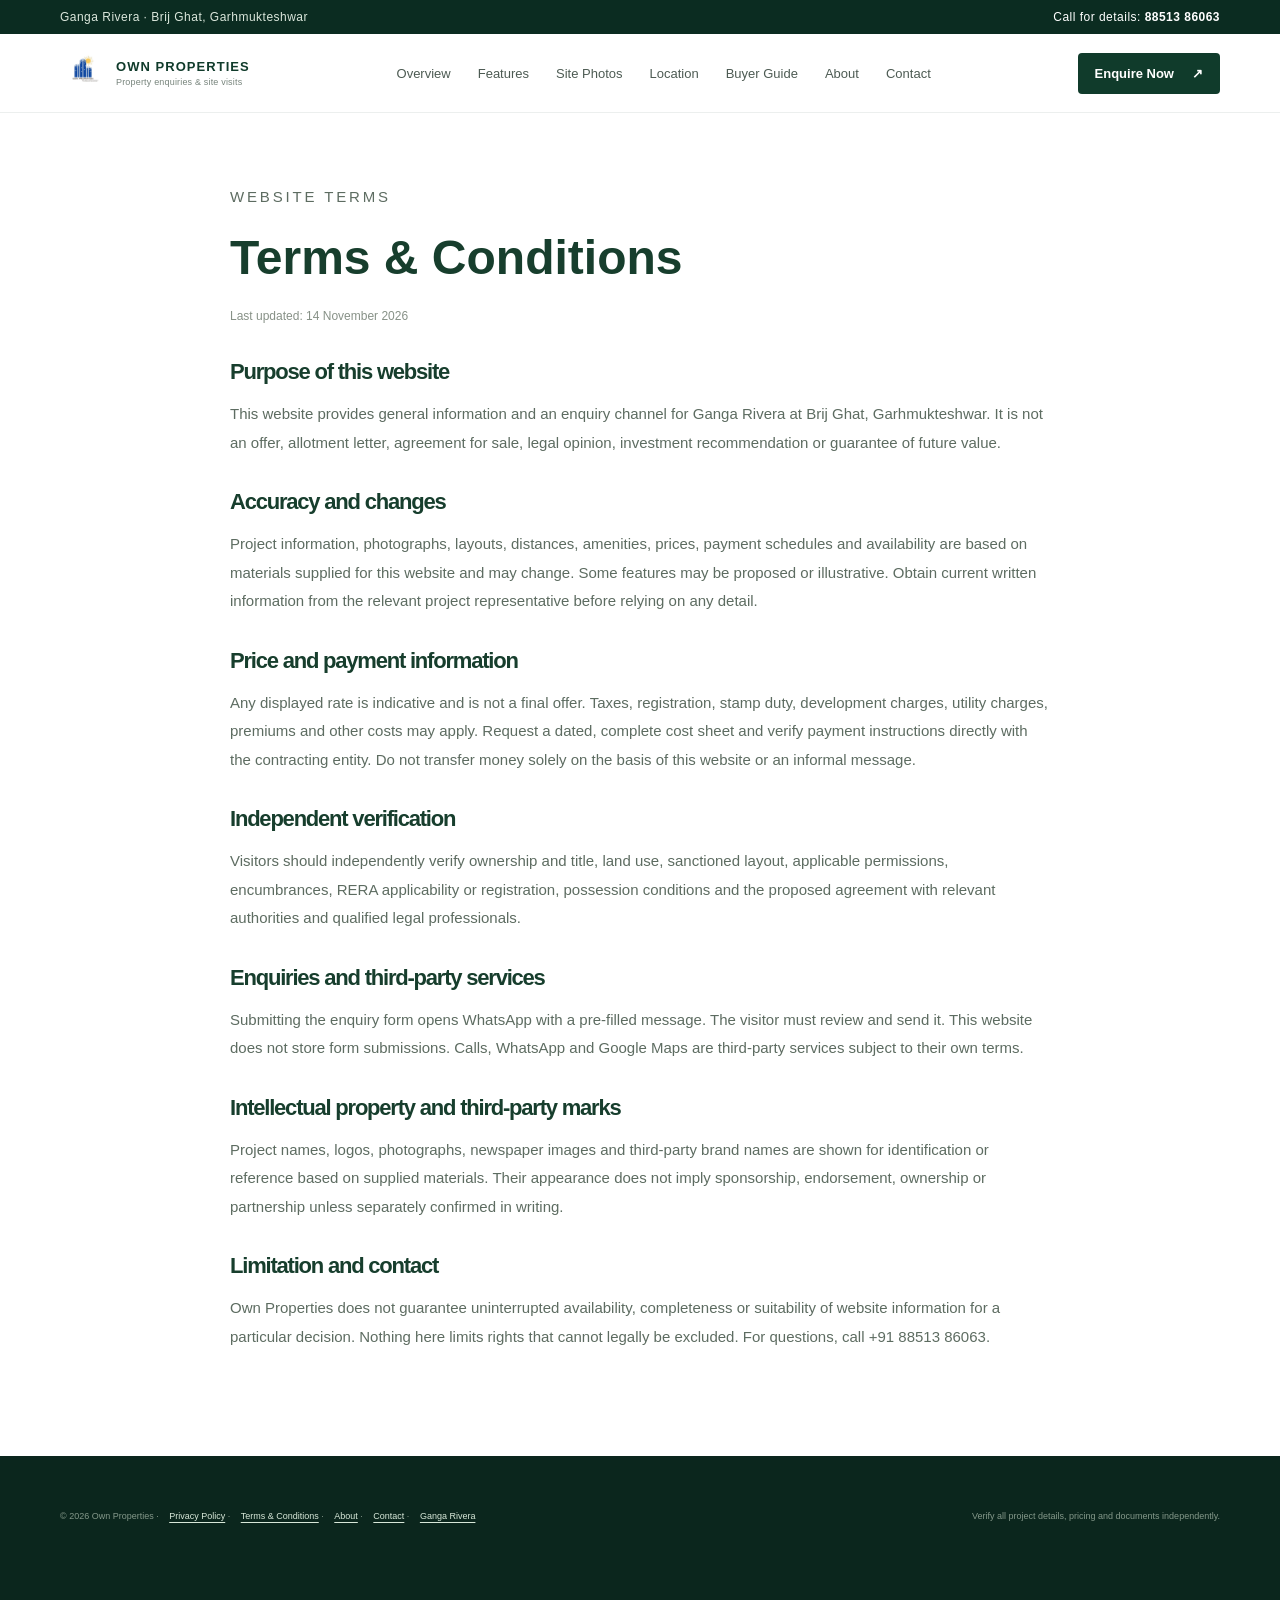
<file: terms.html>
<!doctype html><html lang="en-IN"><head><meta charset="utf-8"><meta name="viewport" content="width=device-width,initial-scale=1">
<title>Terms & Conditions | Ganga Rivera Website</title><meta name="description" content="Terms for using the Ganga Rivera project information and enquiry website operated by Own Properties."><meta name="robots" content="index,follow">
<link rel="canonical" href="https://gangarivera.ownproperties.in/terms.html"><link rel="stylesheet" href="styles.css"></head><body><div class="topline"><div class="wrap topline-inner"><span>Ganga Rivera · Brij Ghat, Garhmukteshwar</span><a href="tel:+918851386063">Call for details: <strong>88513 86063</strong></a></div></div>
<header class="header"><div class="wrap nav"><a class="brand" href="index.html"><img src="assets/own-properties-logo.jpg" alt="Own Properties logo"><span>OWN PROPERTIES<small>Property enquiries & site visits</small></span></a><nav><a href="index.html#overview">Overview</a><a href="index.html#features">Features</a><a href="index.html#gallery">Site Photos</a><a href="index.html#location">Location</a><a href="article.html">Buyer Guide</a><a href="about.html">About</a><a href="contact.html">Contact</a></nav><a class="btn btn-dark nav-cta" href="index.html#enquire">Enquire Now <span>↗</span></a><button class="menu-toggle" aria-label="Open menu" aria-expanded="false">☰</button></div></header>
<main class="wrap legal-page"><p class="kicker">WEBSITE TERMS</p><h1>Terms & Conditions</h1><p class="legal-updated">Last updated: 14 November 2026</p>
<h2>Purpose of this website</h2><p>This website provides general information and an enquiry channel for Ganga Rivera at Brij Ghat, Garhmukteshwar. It is not an offer, allotment letter, agreement for sale, legal opinion, investment recommendation or guarantee of future value.</p>
<h2>Accuracy and changes</h2><p>Project information, photographs, layouts, distances, amenities, prices, payment schedules and availability are based on materials supplied for this website and may change. Some features may be proposed or illustrative. Obtain current written information from the relevant project representative before relying on any detail.</p>
<h2>Price and payment information</h2><p>Any displayed rate is indicative and is not a final offer. Taxes, registration, stamp duty, development charges, utility charges, premiums and other costs may apply. Request a dated, complete cost sheet and verify payment instructions directly with the contracting entity. Do not transfer money solely on the basis of this website or an informal message.</p>
<h2>Independent verification</h2><p>Visitors should independently verify ownership and title, land use, sanctioned layout, applicable permissions, encumbrances, RERA applicability or registration, possession conditions and the proposed agreement with relevant authorities and qualified legal professionals.</p>
<h2>Enquiries and third-party services</h2><p>Submitting the enquiry form opens WhatsApp with a pre-filled message. The visitor must review and send it. This website does not store form submissions. Calls, WhatsApp and Google Maps are third-party services subject to their own terms.</p>
<h2>Intellectual property and third-party marks</h2><p>Project names, logos, photographs, newspaper images and third-party brand names are shown for identification or reference based on supplied materials. Their appearance does not imply sponsorship, endorsement, ownership or partnership unless separately confirmed in writing.</p>
<h2>Limitation and contact</h2><p>Own Properties does not guarantee uninterrupted availability, completeness or suitability of website information for a particular decision. Nothing here limits rights that cannot legally be excluded. For questions, call <a href="tel:+918851386063">+91 88513 86063</a>.</p></main><footer class="footer"><div class="wrap footer-bottom"><span>© <span id="year"></span> Own Properties · <a href="privacy.html">Privacy Policy</a> · <a href="terms.html">Terms & Conditions</a> · <a href="about.html">About</a> · <a href="contact.html">Contact</a> · <a href="index.html">Ganga Rivera</a></span><span>Verify all project details, pricing and documents independently.</span></div></footer><script>document.querySelectorAll("#year").forEach(el=>el.textContent=new Date().getFullYear());</script><script src="script.js"></script></body></html>
</file>
<file: styles.css>
:root{--green:#103b2b;--green2:#1b6042;--lime:#c7d96a;--ink:#18251f;--muted:#66736c;--cream:#f6f7f1;--line:#e3e8df;--white:#fff;--gold:#d9b75c}*{box-sizing:border-box}html{scroll-behavior:smooth;scroll-padding-top:90px}body{margin:0;color:var(--ink);font-family:'DM Sans',sans-serif;background:#fff}a{color:inherit;text-decoration:none}.wrap{width:min(1160px,calc(100% - 48px));margin:auto}.topline{background:#0b2c21;color:#dbe7dc;font-size:12px;letter-spacing:.04em}.topline-inner{display:flex;justify-content:space-between;padding:10px 0}.topline a{color:#fff}.header{position:sticky;top:0;z-index:20;background:rgba(255,255,255,.94);backdrop-filter:blur(14px);border-bottom:1px solid rgba(16,59,43,.08)}.nav{height:78px;display:flex;align-items:center;justify-content:space-between}.brand{display:flex;align-items:center;gap:10px;color:var(--green);font-weight:800;font-size:13px;letter-spacing:.08em}.brand img{width:46px;height:46px;object-fit:contain}.brand small{display:block;font-size:9px;letter-spacing:.02em;color:#77847c;font-weight:500;margin-top:3px}.nav nav{display:flex;gap:27px;font-size:13px;color:#4d5b53}.nav nav a:hover,.text-link:hover{color:#a17c20}.btn{display:inline-flex;align-items:center;justify-content:center;gap:18px;padding:15px 21px;border-radius:4px;font-size:13px;font-weight:700;transition:.2s;border:1px solid transparent}.btn:hover{transform:translateY(-2px)}.btn-dark{background:var(--green);color:#fff}.btn-primary{background:var(--green2);color:#fff}.btn-primary:hover,.btn-dark:hover{background:#0d3023}.btn-outline{border-color:rgba(255,255,255,.6);color:#fff}.nav-cta{padding:12px 16px}.menu-toggle{display:none;background:none;border:0;font-size:25px;color:var(--green)}.hero{position:relative;overflow:hidden;background:#0e3829;color:#fff;padding:78px 0 0}.hero-bg{position:absolute;inset:0;background:radial-gradient(ellipse at 82% 10%,rgba(120,156,92,.26),transparent 35%),linear-gradient(110deg,#0b2c21,#174a35 65%,#0e3427)}.hero-grid{position:relative;display:grid;grid-template-columns:1fr 1.02fr;gap:64px;align-items:center;padding-bottom:64px}.eyebrow,.kicker{font-size:10px;letter-spacing:.19em;text-transform:uppercase;font-weight:700}.eyebrow{display:flex;align-items:center;gap:10px;color:#d9e8d6}.eyebrow i,.live-dot{width:7px;height:7px;border-radius:50%;background:#c6d96b;display:inline-block}.developer{font-size:12px;color:#b7c9bb;margin:28px 0 12px}.hero h1,h2{font-family:Manrope,sans-serif;letter-spacing:-.055em;font-weight:600}.hero h1{font-size:clamp(43px,5vw,68px);line-height:1.06;margin:0 0 20px}.hero h1 em,h2 em{font-style:normal;color:#c9d987}.hero-lead{max-width:490px;line-height:1.8;color:#d2dfd4;font-size:15px}.hero-price{margin:30px 0 25px;display:flex;align-items:center;gap:22px}.hero-price>div{border-left:2px solid var(--lime);padding-left:15px}.hero-price small{display:block;font-size:10px;color:#c0d0c3}.hero-price strong{display:block;font-family:Manrope;font-size:31px;letter-spacing:-.04em;margin-top:3px}.hero-price strong small{display:inline;font-size:13px}.hero-price>span{font-size:11px;line-height:1.6;color:#c4d3c7}.hero-actions{display:flex;gap:12px;flex-wrap:wrap}.hero-note{font-size:10px;color:#9fb7a6;margin-top:19px}.hero-visual{position:relative;padding:0 0 25px 25px}.hero-visual:before{content:"";position:absolute;left:0;top:25px;right:25px;bottom:0;border:1px solid rgba(211,224,190,.45)}.hero-visual>img{position:relative;width:100%;height:405px;object-fit:cover;display:block;box-shadow:0 25px 60px rgba(0,0,0,.2)}.photo-tag{position:absolute;top:16px;left:42px;background:rgba(12,39,29,.86);padding:9px 12px;font-size:10px;display:flex;align-items:center;gap:8px}.hero-caption{position:absolute;bottom:42px;right:42px;display:flex;flex-direction:column;text-align:right;text-shadow:0 2px 10px #000}.hero-caption b{font:800 22px Manrope;letter-spacing:.05em}.hero-caption span{font-size:9px;letter-spacing:.16em}.hero-bottom{position:relative;border-top:1px solid rgba(255,255,255,.17);display:flex;gap:35px;padding:18px 0;color:#c4d5c8;font-size:11px;letter-spacing:.06em;text-transform:uppercase}.trust-strip{background:#f3f5ef;border-bottom:1px solid var(--line)}.trust-grid{display:grid;grid-template-columns:repeat(4,1fr)}.trust-grid>div{display:flex;gap:17px;align-items:center;padding:23px 18px;border-right:1px solid #dfe5db}.trust-grid>div:first-child{padding-left:0}.trust-grid>div:last-child{border:0}.trust-grid b{font:600 19px Manrope;color:#a4b16d}.trust-grid span{font-size:12px;line-height:1.5;color:#4d5b52}.section{padding:100px 0}.two-col{display:grid;grid-template-columns:1fr 1fr;gap:80px}.kicker{color:#82944d;margin:0 0 18px}.section h2,.documents h2,.cta-band h2{font-size:clamp(34px,4vw,48px);line-height:1.12;margin:0}.section h2 em,.documents h2 em{color:#79934a}.intro-text{padding-top:26px;max-width:520px}.intro-text p,.documents p{font-size:14px;line-height:1.9;color:#627067;margin:0 0 16px}.text-link{display:inline-flex;gap:15px;color:var(--green2);font-size:13px;font-weight:700;margin-top:10px}.features{background:var(--cream)}.section-head{display:flex;justify-content:space-between;align-items:end;gap:40px;margin-bottom:43px}.section-desc{max-width:390px;color:#69766d;font-size:13px;line-height:1.8;margin:0 0 4px}.feature-grid{display:grid;grid-template-columns:repeat(3,1fr);border-top:1px solid #dce3d8;border-left:1px solid #dce3d8}.feature-card{position:relative;min-height:220px;padding:28px 30px;border-right:1px solid #dce3d8;border-bottom:1px solid #dce3d8;background:rgba(255,255,255,.55)}.feature-card>span{position:absolute;right:25px;top:25px;font:600 12px Manrope;color:#a7b18a}.feature-icon{font-size:30px;color:#527a4e;margin-bottom:21px}.feature-card h3{font:700 17px Manrope;margin:0 0 9px}.feature-card p{font-size:12px;color:#738076;line-height:1.7;margin:0;max-width:270px}.gallery{background:#fff}.gallery-grid{display:grid;grid-template-columns:1.3fr 1fr 1fr;grid-template-rows:220px 220px;gap:12px}.gallery-grid figure{margin:0;position:relative;overflow:hidden;background:#e7ece5}.gallery-grid figure:after{content:"";position:absolute;inset:45% 0 0;background:linear-gradient(transparent,rgba(0,0,0,.62))}.gallery-grid img{width:100%;height:100%;object-fit:cover;display:block;transition:transform .5s}.gallery-grid figure:hover img{transform:scale(1.04)}.gallery-grid figcaption{position:absolute;z-index:1;bottom:15px;left:17px;color:#fff;font-size:12px;font-weight:600}.gallery-main{grid-row:span 2}.gallery-foot{font-size:10px;color:#929d94;margin-top:16px}.layout-section{background:#f3f5ef;padding-top:75px;padding-bottom:75px}.layout-card{display:grid;grid-template-columns:.78fr 1.22fr;background:#fff;box-shadow:0 20px 60px rgba(24,47,31,.06)}.layout-copy{padding:50px 45px}.layout-copy h2{font-size:39px}.layout-copy p:not(.kicker){font-size:13px;line-height:1.8;color:#6c786f;margin:20px 0}.size-pills{display:flex;gap:7px;flex-wrap:wrap;margin:20px 0 25px}.size-pills span{padding:8px 10px;background:#f0f3e9;color:#536d42;font-size:10px;border-radius:2px}.layout-preview{padding:28px;background:#f6f7f2;display:flex;flex-direction:column;justify-content:center}.layout-preview img{width:100%;height:340px;object-fit:contain;background:#fff}.layout-preview span{font-size:9px;color:#909b91;margin-top:9px}.location{background:#fff}.location-grid{display:grid;grid-template-columns:1.1fr .9fr;gap:50px;align-items:stretch}.location-map{min-height:390px;position:relative;overflow:hidden;background:radial-gradient(circle at 35% 50%,#dbe8ca,#b5c99b 58%,#91ad7b);border:9px solid #f0f3eb}.location-map:before,.location-map:after{content:"";position:absolute;background:rgba(255,255,255,.3);height:100%;width:1px;left:30%;top:0;transform:rotate(28deg)}.location-map:after{left:70%;transform:rotate(-32deg)}.map-road{position:absolute;height:14px;background:#f5f0d9;border:1px solid rgba(95,117,73,.18);box-shadow:0 0 0 5px rgba(255,255,255,.12);transform:rotate(-23deg)}.road-one{width:130%;left:-10%;top:48%}.road-two{width:90%;left:25%;top:24%;transform:rotate(54deg)}.road-three{width:75%;left:42%;top:75%;transform:rotate(12deg)}.map-pin{position:absolute;z-index:2;left:48%;top:40%;width:44px;height:44px;border-radius:50% 50% 50% 0;transform:rotate(-45deg);background:#1d6343;color:white;display:grid;place-items:center;font-size:24px;box-shadow:0 7px 20px #526d43}.map-title{position:absolute;z-index:2;left:38%;top:56%;font:800 17px Manrope;color:#17442e;letter-spacing:.06em}.map-sub{position:absolute;z-index:2;left:38%;top:62%;font-size:9px;letter-spacing:.15em;color:#34543a}.map-label{position:absolute;font-size:10px;font-weight:700;color:#506748;background:rgba(255,255,255,.75);padding:5px 8px}.label-site{left:17%;top:34%}.label-nh{right:10%;top:18%}.label-ghat{left:11%;bottom:17%}.map-caption{position:absolute;bottom:8px;right:10px;font-size:8px;color:#64785a}.distance-list{border-top:1px solid var(--line)}.distance-list>div{display:flex;justify-content:space-between;padding:12px 2px;border-bottom:1px solid var(--line);font-size:12px;color:#66746b}.distance-list b{color:#1a4934;font:700 13px Manrope}.distance-list small{display:block;color:#9aa39a;font-size:9px;line-height:1.6;margin-top:12px}.location-actions{margin-top:20px}.pricing{background:#102f24;color:#fff}.pricing-grid{display:grid;grid-template-columns:.9fr 1.1fr;gap:90px}.pricing .kicker{color:#c1d57b}.pricing h2 em{color:#c5d881}.price-intro{font-size:13px;line-height:1.8;color:#c3d0c5;max-width:450px;margin:20px 0}.price-big{border-left:2px solid #c5d881;padding:6px 0 6px 18px;margin:30px 0}.price-big small{display:block;color:#aebfb2;font-size:10px}.price-big strong{font:700 38px Manrope;display:block;margin:5px 0}.price-big strong small{display:inline;font-size:13px}.price-big span{font-size:10px;color:#aebfb2}.price-details{padding:30px;background:#fff;color:var(--ink)}.price-details h3{font:700 15px Manrope;margin:0 0 15px}.payment-row{display:flex;justify-content:space-between;gap:15px;padding:12px 0;border-bottom:1px solid #e8ece6;font-size:11px;color:#66736a}.payment-row b{color:#1d4532;text-align:right}.charges-title{margin-top:26px!important}.fineprint{font-size:9px;line-height:1.7;color:#8a958c;margin:18px 0 0}.fineprint a{color:#315e41;text-decoration:underline}.documents{background:#f4f6f0}.documents-inner{display:grid;grid-template-columns:1fr .85fr;gap:80px;align-items:center}.documents p{max-width:520px;margin-top:20px}.doc-links{border-top:1px solid #dce4d9}.doc-links a{display:flex;align-items:center;gap:17px;padding:19px 0;border-bottom:1px solid #dce4d9}.doc-links span{font:600 12px Manrope;color:#a0ad79}.doc-links b{font:700 13px Manrope;flex:1}.doc-links i{font-style:normal;color:#708b55;font-size:10px}.cta-band{background:#1a5a3d;color:#fff;padding:66px 0}.cta-inner{display:flex;justify-content:space-between;align-items:center;gap:40px}.cta-band .kicker{color:#d2e59a}.cta-band h2{font-size:40px}.cta-band h2 em{color:#d2e59a}.cta-band p:not(.kicker){font-size:12px;color:#d2e0d5;max-width:470px;line-height:1.7}.cta-actions{display:flex;flex-direction:column;gap:10px;min-width:220px}.btn-light{background:#fff;color:#16442f}.btn-whatsapp{background:#d3e58f;color:#173c2c}.footer{background:#0b261d;color:#c7d3c9;padding:35px 0 80px}.footer-top{display:flex;justify-content:space-between;align-items:center;padding-bottom:28px;border-bottom:1px solid rgba(255,255,255,.12)}.footer-brand{color:#fff}.footer-brand small{color:#9cad9f}.footer-contact{display:flex;flex-direction:column;gap:8px;text-align:right;font-size:11px;color:#aab9ad}.footer-contact a{color:#fff;font-weight:700}.footer-bottom{display:flex;justify-content:space-between;gap:30px;padding-top:20px;font-size:9px;color:#84988a}.footer-bottom span:last-child{max-width:520px;text-align:right}.sticky-bar{display:none}.modal{position:fixed;inset:0;z-index:100;display:none;align-items:center;justify-content:center;padding:20px}.modal.show{display:flex}.modal-backdrop{position:absolute;inset:0;background:rgba(4,20,13,.72);backdrop-filter:blur(4px)}.modal-panel{position:relative;z-index:1;width:min(440px,100%);max-height:90vh;overflow:auto;background:#fff;padding:34px 35px;box-shadow:0 25px 80px rgba(0,0,0,.3);animation:rise .25s ease}@keyframes rise{from{opacity:0;transform:translateY(12px)}to{opacity:1;transform:none}}.modal-close{position:absolute;right:16px;top:12px;border:0;background:none;font-size:27px;color:#748078;cursor:pointer}.modal-panel h2{font:700 31px Manrope;margin:0 0 7px;color:#183d2c}.modal-sub{font-size:12px;color:#758078;line-height:1.6;margin:0 0 22px}.modal-panel form>label:not(.consent){display:block;font-size:10px;font-weight:700;color:#526258;margin:13px 0 6px}.modal-panel input:not([type=checkbox]),.modal-panel select{width:100%;padding:13px;border:1px solid #dce4dc;background:#fbfcfa;font:12px 'DM Sans';border-radius:2px;outline:none}.modal-panel input:focus,.modal-panel select:focus{border-color:#4c805e}.consent{display:flex;gap:9px;align-items:flex-start;margin:16px 0;font-size:10px;color:#6b786e}.consent input{margin:1px 0 0}.form-submit{width:100%;border:0;cursor:pointer}.form-privacy{display:block;font-size:9px;line-height:1.5;color:#96a097;margin-top:12px;text-align:center}
@media(max-width:900px){.nav nav{gap:15px}.hero-grid{gap:30px}.hero-visual>img{height:360px}.pricing-grid{gap:40px}.documents-inner{gap:40px}}
@media(max-width:700px){.wrap{width:min(100% - 34px,540px)}.topline-inner{font-size:10px}.topline-inner span{max-width:55%}.nav{height:68px}.brand img{width:39px;height:39px}.nav nav{display:none;position:absolute;top:68px;left:0;right:0;background:white;padding:20px 24px;flex-direction:column;border-bottom:1px solid var(--line)}.nav nav.open{display:flex}.nav-cta{display:none}.menu-toggle{display:block}.hero{padding-top:50px}.hero-grid{grid-template-columns:1fr;gap:35px;padding-bottom:42px}.hero h1{font-size:48px}.hero-lead{font-size:13px}.hero-visual{padding-left:12px}.hero-visual:before{left:0;top:12px;right:12px}.hero-visual>img{height:280px}.photo-tag{left:25px}.hero-caption{right:25px;bottom:38px}.hero-bottom{gap:10px;justify-content:space-between;font-size:8px;line-height:1.5}.trust-grid{grid-template-columns:1fr 1fr}.trust-grid>div{padding:16px 8px;border-bottom:1px solid #dfe5db}.trust-grid>div:nth-child(2){border-right:0}.trust-grid>div:first-child{padding-left:8px}.section{padding:68px 0}.two-col,.pricing-grid,.documents-inner,.location-grid{grid-template-columns:1fr;gap:27px}.intro-text{padding-top:0}.section-head{display:block;margin-bottom:30px}.section-desc{margin-top:17px}.feature-grid{grid-template-columns:1fr 1fr}.feature-card{padding:20px 17px;min-height:190px}.feature-card h3{font-size:14px}.feature-card p{font-size:11px}.gallery-grid{grid-template-columns:1fr 1fr;grid-template-rows:180px 150px 150px;gap:8px}.gallery-main{grid-row:span 1;grid-column:span 2}.gallery-grid figure:first-child{height:190px}.gallery-grid figcaption{font-size:10px;left:10px;bottom:10px}.layout-section{padding:45px 0}.layout-card{grid-template-columns:1fr}.layout-copy{padding:32px 25px}.layout-copy h2{font-size:34px}.layout-preview{padding:15px}.layout-preview img{height:240px}.location-map{min-height:300px}.pricing-grid{gap:32px}.price-details{padding:23px 18px}.price-big strong{font-size:34px}.documents-inner{gap:25px}.cta-inner{display:block}.cta-band{padding:52px 0}.cta-band h2{font-size:35px}.cta-actions{margin-top:25px;flex-direction:row;flex-wrap:wrap}.cta-actions .btn{flex:1;min-width:145px;padding:13px 10px}.footer-top{align-items:flex-start;gap:20px;flex-direction:column}.footer-contact{text-align:left}.footer-bottom{display:block;line-height:1.7}.footer-bottom span{display:block}.footer-bottom span:last-child{text-align:left;margin-top:8px}.sticky-bar{display:grid;grid-template-columns:1fr 1.35fr 1fr;position:fixed;bottom:0;left:0;right:0;z-index:30;background:#fff;box-shadow:0 -5px 25px rgba(0,0,0,.1);padding:8px 10px calc(8px + env(safe-area-inset-bottom));gap:7px}.sticky-bar a,.sticky-bar button{display:flex;justify-content:center;align-items:center;padding:12px 5px;border:0;border-radius:3px;background:#edf2e9;color:#17432e;font:700 11px 'DM Sans'}.sticky-bar button{background:#164a32;color:#fff}.footer{padding-bottom:90px}.modal-panel{padding:30px 24px}.hero-price{gap:13px}.hero-price strong{font-size:27px}}

/* Buyer guide and footer policy links */
.article-feature{background:#f5f7f1}.article-feature-inner{display:grid;grid-template-columns:1fr 1fr;gap:64px;align-items:center}.article-teaser{background:#fff;padding:34px;border:1px solid #e4e9df;box-shadow:0 14px 45px rgba(25,55,35,.06)}.article-teaser>span{font:700 10px 'DM Sans';letter-spacing:1.5px;color:#65816b}.article-teaser h3{font:800 23px/1.3 Manrope;color:#173e2d;margin:16px 0}.article-teaser p{font:13px/1.8 'DM Sans';color:#657269}.footer-bottom a{color:#d8e8d9;text-decoration:underline;text-underline-offset:3px;margin-left:8px}@media(max-width:700px){.article-feature-inner{grid-template-columns:1fr;gap:28px}.article-teaser{padding:25px}}


/* Brand identity and supplied regional newspaper cuttings */
.brand-press{background:#f7f8f4}
.brand-row{display:grid;grid-template-columns:repeat(3,minmax(0,1fr));gap:16px;margin:34px 0 58px}
.brand-card{min-height:150px;background:#fff;border:1px solid #e5e9e1;border-radius:14px;padding:22px;display:flex;flex-direction:column;align-items:center;justify-content:center;gap:12px;text-align:center}
.brand-card img{width:min(190px,80%);height:78px;object-fit:contain}
.brand-card>span{font-size:12px;color:#718076;letter-spacing:.02em}
.rivera-mark{font:700 24px/1.05 Manrope,sans-serif;color:#28733d;text-align:center;letter-spacing:-1px}
.rivera-mark b{display:block;font-size:34px;color:#17518c;letter-spacing:-1.5px}
.rivera-mark small{display:block;font:600 11px 'DM Sans',sans-serif;color:#425448;letter-spacing:3px;margin-top:4px}
.phenix-mark{font:800 28px/1 Manrope,sans-serif;color:#183f74;letter-spacing:-1px}
.phenix-mark b{display:block;font-size:15px;letter-spacing:4px;color:#d58a20;margin-top:5px}
.press-heading{display:flex;align-items:end;justify-content:space-between;gap:20px;margin-bottom:22px}
.press-heading h3{font:800 clamp(21px,3vw,30px)/1.2 Manrope,sans-serif;color:#173e2d;margin:6px 0 0}
.press-heading>span{font-size:12px;color:#77847b}
.press-grid{display:grid;grid-template-columns:repeat(3,minmax(0,1fr));gap:18px;align-items:start}
.press-card{margin:0;background:#fff;border:1px solid #e2e6df;border-radius:12px;overflow:hidden;box-shadow:0 8px 24px rgba(22,52,35,.06)}
.press-card a{display:block;padding:12px;background:#f0f1ec}
.press-card img{display:block;width:100%;height:320px;object-fit:contain;object-position:center top;background:#fff}
.press-card figcaption{padding:13px 15px 16px;font-size:13px;line-height:1.5;color:#46584c;font-weight:600}
.press-note{font-size:12px;line-height:1.7;color:#7a857d;margin:20px 0 0}
@media(max-width:760px){.brand-row{grid-template-columns:1fr;gap:10px;margin:25px 0 42px}.brand-card{min-height:125px}.press-heading{display:block}.press-heading>span{display:block;margin-top:8px}.press-grid{grid-template-columns:1fr 1fr;gap:12px}.press-card img{height:260px}.press-card figcaption{font-size:12px;padding:10px}}
@media(max-width:460px){.press-grid{grid-template-columns:1fr}.press-card img{height:360px}}


/* Nearby brands and neighbourhood highlights */
.nearby-brands{background:#fff}
.nearby-visual{display:grid;grid-template-columns:1.05fr .95fr;gap:34px;align-items:center;background:#f5f7f1;border:1px solid #e3e9df;padding:20px;margin:30px 0}
.nearby-visual>a{display:block;background:#fff;border-radius:8px;overflow:hidden}
.nearby-visual img{display:block;width:100%;height:auto}
.nearby-tag{display:inline-block;color:#5f7d42;font-size:10px;font-weight:800;letter-spacing:1.6px}
.nearby-visual h3,.nearby-group h3{font:800 23px/1.25 Manrope,sans-serif;color:#173e2d;margin:12px 0}
.nearby-visual p{font-size:13px;line-height:1.8;color:#66736c;margin:0 0 16px}
.nearby-columns{display:grid;grid-template-columns:1fr 1fr;gap:28px;margin-top:38px}
.nearby-group{padding:25px;border:1px solid #e3e9df;border-radius:10px}
.nearby-group h3{font-size:19px;margin:0 0 18px}
.brand-chips{display:flex;flex-wrap:wrap;gap:9px}
.brand-chips span{display:inline-flex;align-items:center;padding:9px 12px;border:1px solid #e1e7de;background:#f8faf6;border-radius:4px;color:#334c3b;font-size:12px;font-weight:700}
.nearby-facts{display:grid;grid-template-columns:1fr 1fr;gap:16px;margin-top:22px}
.nearby-facts>div{padding:22px;background:#103b2b;color:#fff;display:flex;flex-direction:column;gap:8px}
.nearby-facts small{font-size:9px;letter-spacing:1.4px;color:#c9d99c;font-weight:800}
.nearby-facts b{font:800 23px Manrope;color:#fff}
.nearby-facts span{font-size:12px;line-height:1.7;color:#d4e0d5}
.nearby-disclaimer{font-size:11px;line-height:1.75;color:#849087;margin:18px 0 0}
@media(max-width:700px){.nearby-visual,.nearby-columns,.nearby-facts{grid-template-columns:1fr}.nearby-visual{gap:20px;padding:12px}.nearby-group{padding:20px}.nearby-visual h3{font-size:21px}.brand-chips{gap:7px}.brand-chips span{font-size:11px;padding:8px 10px}}

/* Shared styling for all secondary pages */
.article-page{max-width:820px;margin:0 auto;padding:64px 0 90px}
.article-page h1{font:800 clamp(36px,6vw,58px)/1.08 Manrope,sans-serif;color:#173e2d;letter-spacing:-2px;margin:12px 0 20px}
.article-page h2{font:800 25px Manrope,sans-serif;color:#173e2d;margin:34px 0 10px}
.article-page p,.article-page li{font:15px/1.9 'DM Sans',sans-serif;color:#5d6c61}
.article-page ul{padding-left:22px}.article-page .article-lead{font-size:18px;line-height:1.8;color:#405347}
.article-page .article-hero{width:100%;max-height:430px;object-fit:cover;border-radius:8px;margin:28px 0}
.article-page .article-note{background:#f1f5ed;border-left:3px solid #39734d;padding:17px 20px;margin:26px 0;color:#435448;line-height:1.8}
.article-page .article-actions{display:flex;gap:12px;flex-wrap:wrap;margin-top:30px}
.seo-page{padding:72px 0 84px}.seo-wrap{width:min(900px,calc(100% - 40px));margin:auto}
.seo-page h1{font-size:clamp(2.3rem,5vw,4.4rem);line-height:1.08;margin:12px 0 22px}
.seo-page h1 em,.seo-page h2 em{font-style:normal;color:#9b7a45}
.seo-page h2{font-size:clamp(1.65rem,3vw,2.4rem);line-height:1.15;margin:42px 0 14px}
.seo-page h3{font-size:1.15rem;margin:24px 0 8px}
.seo-page p,.seo-page li{font-size:1rem;line-height:1.8;color:#48534d}
.seo-page ul{padding-left:22px}.seo-page .seo-lead{font-size:1.15rem;line-height:1.75;max-width:760px}
.seo-meta{font-size:.82rem;letter-spacing:.12em;text-transform:uppercase;color:#7b866f;font-weight:700}
.seo-callout{background:#f3f5ef;border:1px solid #e3e8df;border-radius:18px;padding:24px;margin:28px 0}
.seo-links{display:flex;flex-wrap:wrap;gap:12px;margin-top:28px}.seo-links a{display:inline-block;text-decoration:none}
.seo-breadcrumb{font-size:.9rem;margin-bottom:24px}.seo-breadcrumb a,.seo-page a{color:#286348}
.seo-faq{border-top:1px solid #e5e8e2;padding-top:14px;margin-top:14px}
.seo-footer{padding:24px 0;border-top:1px solid #e5e8e2;color:#66716a;font-size:.9rem}
.legal-page{max-width:820px;margin:0 auto;padding:70px 0 90px}
.legal-page h1{font:800 clamp(34px,5vw,48px)/1.15 Manrope,sans-serif;color:#173e2d;margin:12px 0 20px}
.legal-page h2{font:700 22px Manrope,sans-serif;color:#173e2d;margin:32px 0 10px}
.legal-page p,.legal-page li{font:15px/1.9 'DM Sans',sans-serif;color:#5d6c61}
.legal-page ul{padding-left:22px}.legal-page .legal-updated{font-size:12px;color:#879187}
.contact-cards{display:grid;grid-template-columns:repeat(2,minmax(0,1fr));gap:14px;margin:28px 0}
.contact-card{padding:22px;border:1px solid #e3e8df;background:#f7f8f4;border-radius:8px}
.contact-card h2{font-size:18px;margin:0 0 8px}.contact-card p{margin:0}
@media(max-width:700px){.article-page{padding:42px 0 70px}.article-page p,.article-page li{font-size:14px}
.seo-page{padding:48px 0 60px}.seo-wrap{width:min(100% - 30px,900px)}
.legal-page{padding:44px 0 60px}.contact-cards{grid-template-columns:1fr}}
</file>
